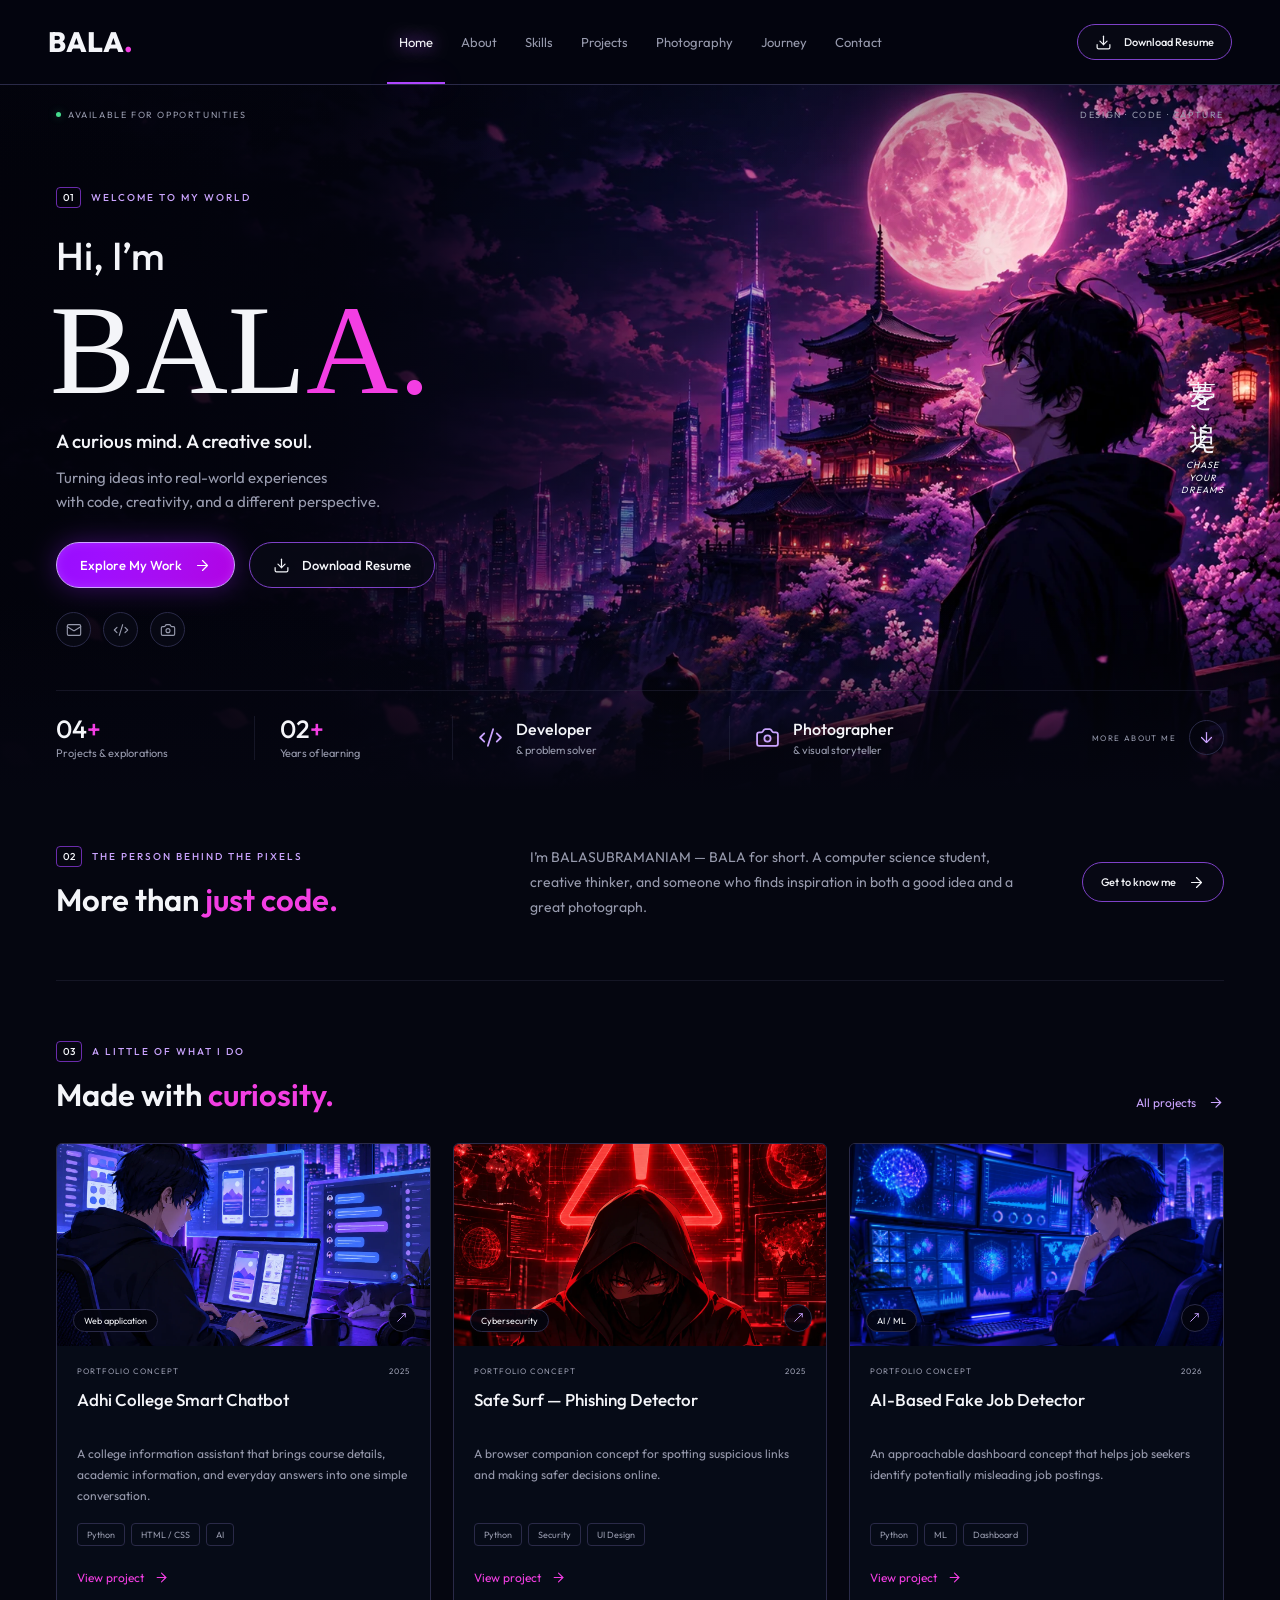
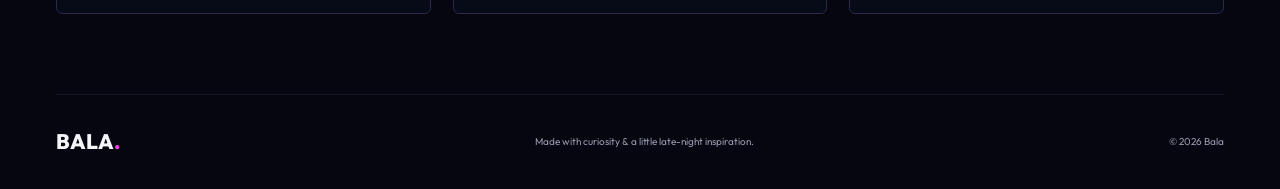
<file: templates/index.html>
<!DOCTYPE html>
<html lang="en"><head><meta charset="utf-8"/><meta content="width=device-width, initial-scale=1" name="viewport"/><link href="https://fonts.googleapis.com/css2?family=Outfit:wght@300;400;500;600;700;800;900&amp;family=Permanent+Marker&amp;family=Caveat:wght@500;600&amp;display=swap" rel="stylesheet"/><link href="/static/styles.css" rel="stylesheet"/><link href="/static/styles.css" rel="stylesheet"/><title>Bala — Design, Code &amp; Photography</title><meta content="Balasubramaniam" name="author"/><meta content="The creative portfolio of Bala. Exploring thoughtful design, meaningful technology, and moments through a lens." name="description"/><meta content="Bala — Design, Code &amp; Photography" property="og:title"/><meta content="The creative portfolio of Bala. Exploring thoughtful design, meaningful technology, and moments through a lens." property="og:description"/><meta content="website" property="og:type"/><meta content="summary_large_image" name="twitter:card"/><link href="https://fonts.googleapis.com" rel="preconnect"/><link crossorigin="anonymous" href="https://fonts.gstatic.com" rel="preconnect"/></head><body><div class="portfolio"><header class="site-header"><div class="header-inner"><a aria-current="page" aria-label="Bala home" class="wordmark active" href="/">BALA<span>.</span></a><nav aria-label="Main navigation" class="desktop-nav"><a aria-current="page" class="nav-link active active" href="/">Home</a><a class="nav-link" href="/about">About</a><a class="nav-link" href="/skills">Skills</a><a class="nav-link" href="/projects">Projects</a><a class="nav-link" href="/photography">Photography</a><a class="nav-link" href="/journey">Journey</a><a class="nav-link" href="/contact">Contact</a></nav><a class="inline-flex items-center justify-center gap-2 whitespace-nowrap rounded-md text-sm font-medium cursor-pointer transition-colors focus-visible:outline-none focus-visible:ring-1 focus-visible:ring-ring disabled:pointer-events-none disabled:opacity-50 disabled:cursor-not-allowed [&amp;_svg]:pointer-events-none [&amp;_svg]:size-4 [&amp;_svg]:shrink-0 portfolio-button neon-outline h-9 px-4 py-2 resume-header" href="/resume"><svg aria-hidden="true" class="lucide lucide-download" fill="none" height="24" stroke="currentColor" stroke-linecap="round" stroke-linejoin="round" stroke-width="1.7" viewbox="0 0 24 24" width="24" xmlns="http://www.w3.org/2000/svg"><path d="M12 15V3"></path><path d="M21 15v4a2 2 0 0 1-2 2H5a2 2 0 0 1-2-2v-4"></path><path d="m7 10 5 5 5-5"></path></svg>Download Resume</a><input aria-label="Open menu" class="source-menu-input" id="mobile-nav" type="checkbox"/><label aria-label="Open menu" class="menu-toggle source-menu-label" for="mobile-nav"><svg aria-hidden="true" class="lucide lucide-menu" fill="none" height="24" stroke="currentColor" stroke-linecap="round" stroke-linejoin="round" stroke-width="1.7" viewbox="0 0 24 24" width="24" xmlns="http://www.w3.org/2000/svg"><path d="M4 5h16"></path><path d="M4 12h16"></path><path d="M4 19h16"></path></svg></label><nav aria-label="Mobile menu" class="mobile-menu"><a aria-current="page" class="nav-link active active" href="/">Home</a><a class="nav-link" href="/about">About</a><a class="nav-link" href="/skills">Skills</a><a class="nav-link" href="/projects">Projects</a><a class="nav-link" href="/photography">Photography</a><a class="nav-link" href="/journey">Journey</a><a class="nav-link" href="/contact">Contact</a></nav></div></header><nav aria-label="Quick navigation" class="mobile-dock"><a aria-current="page" aria-label="Home" class="active active" href="/"><svg aria-hidden="true" class="lucide lucide-house" fill="none" height="24" stroke="currentColor" stroke-linecap="round" stroke-linejoin="round" stroke-width="1.7" viewbox="0 0 24 24" width="24" xmlns="http://www.w3.org/2000/svg"><path d="M15 21v-8a1 1 0 0 0-1-1h-4a1 1 0 0 0-1 1v8"></path><path d="M3 10a2 2 0 0 1 .709-1.528l7-6a2 2 0 0 1 2.582 0l7 6A2 2 0 0 1 21 10v9a2 2 0 0 1-2 2H5a2 2 0 0 1-2-2z"></path></svg><span>Home</span></a><a aria-label="About" class="" href="/about"><svg aria-hidden="true" class="lucide lucide-user-round" fill="none" height="24" stroke="currentColor" stroke-linecap="round" stroke-linejoin="round" stroke-width="1.7" viewbox="0 0 24 24" width="24" xmlns="http://www.w3.org/2000/svg"><circle cx="12" cy="8" r="5"></circle><path d="M20 21a8 8 0 0 0-16 0"></path></svg><span>About</span></a><a aria-label="Skills" class="" href="/skills"><svg aria-hidden="true" class="lucide lucide-code-xml" fill="none" height="24" stroke="currentColor" stroke-linecap="round" stroke-linejoin="round" stroke-width="1.7" viewbox="0 0 24 24" width="24" xmlns="http://www.w3.org/2000/svg"><path d="m18 16 4-4-4-4"></path><path d="m6 8-4 4 4 4"></path><path d="m14.5 4-5 16"></path></svg><span>Skills</span></a><a aria-label="Projects" class="" href="/projects"><svg aria-hidden="true" class="lucide lucide-layers" fill="none" height="24" stroke="currentColor" stroke-linecap="round" stroke-linejoin="round" stroke-width="1.7" viewbox="0 0 24 24" width="24" xmlns="http://www.w3.org/2000/svg"><path d="M12.83 2.18a2 2 0 0 0-1.66 0L2.6 6.08a1 1 0 0 0 0 1.83l8.58 3.91a2 2 0 0 0 1.66 0l8.58-3.9a1 1 0 0 0 0-1.83z"></path><path d="M2 12a1 1 0 0 0 .58.91l8.6 3.91a2 2 0 0 0 1.65 0l8.58-3.9A1 1 0 0 0 22 12"></path><path d="M2 17a1 1 0 0 0 .58.91l8.6 3.91a2 2 0 0 0 1.65 0l8.58-3.9A1 1 0 0 0 22 17"></path></svg><span>Projects</span></a><a aria-label="Photography" class="" href="/photography"><svg aria-hidden="true" class="lucide lucide-camera" fill="none" height="24" stroke="currentColor" stroke-linecap="round" stroke-linejoin="round" stroke-width="1.7" viewbox="0 0 24 24" width="24" xmlns="http://www.w3.org/2000/svg"><path d="M13.997 4a2 2 0 0 1 1.76 1.05l.486.9A2 2 0 0 0 18.003 7H20a2 2 0 0 1 2 2v9a2 2 0 0 1-2 2H4a2 2 0 0 1-2-2V9a2 2 0 0 1 2-2h1.997a2 2 0 0 0 1.759-1.048l.489-.904A2 2 0 0 1 10.004 4z"></path><circle cx="12" cy="13" r="3"></circle></svg><span>Photos</span></a><a aria-label="Contact" class="" href="/contact"><svg aria-hidden="true" class="lucide lucide-mail" fill="none" height="24" stroke="currentColor" stroke-linecap="round" stroke-linejoin="round" stroke-width="1.7" viewbox="0 0 24 24" width="24" xmlns="http://www.w3.org/2000/svg"><path d="m22 7-8.991 5.727a2 2 0 0 1-2.009 0L2 7"></path><rect height="16" rx="2" width="20" x="2" y="4"></rect></svg><span>Contact</span></a></nav><main class="page-enter"><section class="home-hero"><img alt="Anime character overlooking a moonlit Japanese city with cherry blossoms" class="hero-art" src="/static/images/hero.webp"/><div class="hero-shade"></div><div aria-hidden="true" class="petals"><i></i><i></i><i></i><i></i><i></i><i></i><i></i><i></i><i></i></div><div class="hero-inner"><div class="hero-topline"><span><i></i> AVAILABLE FOR OPPORTUNITIES</span><span>DESIGN · CODE · CAPTURE</span></div><div class="hero-copy"><div class="eyebrow"><span>01</span>WELCOME TO MY WORLD</div><p class="hero-greeting">Hi, I’m</p><h1 class="hero-name">BAL<span>A.</span></h1><p class="hero-role">A curious mind. A creative soul.</p><p class="hero-description">Turning ideas into real-world experiences<br class="desktop-break"/> with code, creativity, and a different perspective.</p><div class="hero-actions"><a class="inline-flex items-center justify-center gap-2 whitespace-nowrap rounded-md text-sm font-medium cursor-pointer transition-colors focus-visible:outline-none focus-visible:ring-1 focus-visible:ring-ring disabled:pointer-events-none disabled:opacity-50 disabled:cursor-not-allowed [&amp;_svg]:pointer-events-none [&amp;_svg]:size-4 [&amp;_svg]:shrink-0 portfolio-button neon-button h-9 px-4 py-2" href="/projects">Explore My Work<svg aria-hidden="true" class="lucide lucide-arrow-right" fill="none" height="24" stroke="currentColor" stroke-linecap="round" stroke-linejoin="round" stroke-width="1.7" viewbox="0 0 24 24" width="24" xmlns="http://www.w3.org/2000/svg"><path d="M5 12h14"></path><path d="m12 5 7 7-7 7"></path></svg></a><a class="inline-flex items-center justify-center gap-2 whitespace-nowrap rounded-md text-sm font-medium cursor-pointer transition-colors focus-visible:outline-none focus-visible:ring-1 focus-visible:ring-ring disabled:pointer-events-none disabled:opacity-50 disabled:cursor-not-allowed [&amp;_svg]:pointer-events-none [&amp;_svg]:size-4 [&amp;_svg]:shrink-0 portfolio-button neon-outline h-9 px-4 py-2" href="/resume"><svg aria-hidden="true" class="lucide lucide-download" fill="none" height="24" stroke="currentColor" stroke-linecap="round" stroke-linejoin="round" stroke-width="1.7" viewbox="0 0 24 24" width="24" xmlns="http://www.w3.org/2000/svg"><path d="M12 15V3"></path><path d="M21 15v4a2 2 0 0 1-2 2H5a2 2 0 0 1-2-2v-4"></path><path d="m7 10 5 5 5-5"></path></svg>Download Resume</a></div><div class="social-links"><a aria-label="Contact Bala" class="inline-flex items-center justify-center gap-2 whitespace-nowrap rounded-md text-sm font-medium cursor-pointer transition-colors focus-visible:outline-none focus-visible:ring-1 focus-visible:ring-ring disabled:pointer-events-none disabled:opacity-50 disabled:cursor-not-allowed [&amp;_svg]:pointer-events-none [&amp;_svg]:size-4 [&amp;_svg]:shrink-0 social-button h-9 w-9" href="/contact" title="Contact Bala"><svg aria-hidden="true" class="lucide lucide-mail" fill="none" height="24" stroke="currentColor" stroke-linecap="round" stroke-linejoin="round" stroke-width="1.7" viewbox="0 0 24 24" width="24" xmlns="http://www.w3.org/2000/svg"><path d="m22 7-8.991 5.727a2 2 0 0 1-2.009 0L2 7"></path><rect height="16" rx="2" width="20" x="2" y="4"></rect></svg></a><a aria-label="Discuss a project" class="inline-flex items-center justify-center gap-2 whitespace-nowrap rounded-md text-sm font-medium cursor-pointer transition-colors focus-visible:outline-none focus-visible:ring-1 focus-visible:ring-ring disabled:pointer-events-none disabled:opacity-50 disabled:cursor-not-allowed [&amp;_svg]:pointer-events-none [&amp;_svg]:size-4 [&amp;_svg]:shrink-0 social-button h-9 w-9" href="/contact" title="Discuss a project"><svg aria-hidden="true" class="lucide lucide-code-xml" fill="none" height="24" stroke="currentColor" stroke-linecap="round" stroke-linejoin="round" stroke-width="1.7" viewbox="0 0 24 24" width="24" xmlns="http://www.w3.org/2000/svg"><path d="m18 16 4-4-4-4"></path><path d="m6 8-4 4 4 4"></path><path d="m14.5 4-5 16"></path></svg></a><a aria-label="Photography portfolio" class="inline-flex items-center justify-center gap-2 whitespace-nowrap rounded-md text-sm font-medium cursor-pointer transition-colors focus-visible:outline-none focus-visible:ring-1 focus-visible:ring-ring disabled:pointer-events-none disabled:opacity-50 disabled:cursor-not-allowed [&amp;_svg]:pointer-events-none [&amp;_svg]:size-4 [&amp;_svg]:shrink-0 social-button h-9 w-9" href="/photography" title="Photography portfolio"><svg aria-hidden="true" class="lucide lucide-camera" fill="none" height="24" stroke="currentColor" stroke-linecap="round" stroke-linejoin="round" stroke-width="1.7" viewbox="0 0 24 24" width="24" xmlns="http://www.w3.org/2000/svg"><path d="M13.997 4a2 2 0 0 1 1.76 1.05l.486.9A2 2 0 0 0 18.003 7H20a2 2 0 0 1 2 2v9a2 2 0 0 1-2 2H4a2 2 0 0 1-2-2V9a2 2 0 0 1 2-2h1.997a2 2 0 0 0 1.759-1.048l.489-.904A2 2 0 0 1 10.004 4z"></path><circle cx="12" cy="13" r="3"></circle></svg></a></div></div><div class="hero-side-note"><span>夢を追え</span><small>CHASE<br/>YOUR<br/>DREAMS</small></div><div class="hero-bottom"><div class="hero-stat"><strong>04<span>+</span></strong><span>Projects &amp; explorations</span></div><div class="hero-stat"><strong>02<span>+</span></strong><span>Years of learning</span></div><div class="hero-stat"><svg aria-hidden="true" class="lucide lucide-code-xml" fill="none" height="24" stroke="currentColor" stroke-linecap="round" stroke-linejoin="round" stroke-width="1.7" viewbox="0 0 24 24" width="24" xmlns="http://www.w3.org/2000/svg"><path d="m18 16 4-4-4-4"></path><path d="m6 8-4 4 4 4"></path><path d="m14.5 4-5 16"></path></svg><strong>Developer<span>&amp; problem solver</span></strong></div><div class="hero-stat"><svg aria-hidden="true" class="lucide lucide-camera" fill="none" height="24" stroke="currentColor" stroke-linecap="round" stroke-linejoin="round" stroke-width="1.7" viewbox="0 0 24 24" width="24" xmlns="http://www.w3.org/2000/svg"><path d="M13.997 4a2 2 0 0 1 1.76 1.05l.486.9A2 2 0 0 0 18.003 7H20a2 2 0 0 1 2 2v9a2 2 0 0 1-2 2H4a2 2 0 0 1-2-2V9a2 2 0 0 1 2-2h1.997a2 2 0 0 0 1.759-1.048l.489-.904A2 2 0 0 1 10.004 4z"></path><circle cx="12" cy="13" r="3"></circle></svg><strong>Photographer<span>&amp; visual storyteller</span></strong></div><a class="scroll-link" href="/about"><span>MORE ABOUT ME</span><svg aria-hidden="true" class="lucide lucide-arrow-down" fill="none" height="24" stroke="currentColor" stroke-linecap="round" stroke-linejoin="round" stroke-width="1.7" viewbox="0 0 24 24" width="24" xmlns="http://www.w3.org/2000/svg"><path d="M12 5v14"></path><path d="m19 12-7 7-7-7"></path></svg></a></div></div></section><section class="home-about content-width"><div class="home-about-heading"><div class="eyebrow"><span>02</span>THE PERSON BEHIND THE PIXELS</div><h2>More than <em>just code.</em></h2></div><p>I’m <!-- -->BALASUBRAMANIAM<!-- --> — <!-- -->BALA<!-- --> for short. A computer science student, creative thinker, and someone who finds inspiration in both a good idea and a great photograph.</p><a class="inline-flex items-center justify-center gap-2 whitespace-nowrap rounded-md text-sm font-medium cursor-pointer transition-colors focus-visible:outline-none focus-visible:ring-1 focus-visible:ring-ring disabled:pointer-events-none disabled:opacity-50 disabled:cursor-not-allowed [&amp;_svg]:pointer-events-none [&amp;_svg]:size-4 [&amp;_svg]:shrink-0 portfolio-button neon-outline h-9 px-4 py-2" href="/about">Get to know me<svg aria-hidden="true" class="lucide lucide-arrow-right" fill="none" height="24" stroke="currentColor" stroke-linecap="round" stroke-linejoin="round" stroke-width="1.7" viewbox="0 0 24 24" width="24" xmlns="http://www.w3.org/2000/svg"><path d="M5 12h14"></path><path d="m12 5 7 7-7 7"></path></svg></a></section><section class="home-work content-width"><div class="section-row"><div><div class="eyebrow"><span>03</span>A LITTLE OF WHAT I DO</div><h2>Made with <em>curiosity.</em></h2></div><a class="text-link" href="/projects">All projects<svg aria-hidden="true" class="lucide lucide-arrow-right" fill="none" height="24" stroke="currentColor" stroke-linecap="round" stroke-linejoin="round" stroke-width="1.7" viewbox="0 0 24 24" width="24" xmlns="http://www.w3.org/2000/svg"><path d="M5 12h14"></path><path d="m12 5 7 7-7 7"></path></svg></a></div><div class="project-grid"><article class="project-card"><a aria-label="View Adhi College Smart Chatbot" class="inline-flex items-center justify-center gap-2 whitespace-nowrap rounded-md text-sm font-medium cursor-pointer transition-colors focus-visible:outline-none focus-visible:ring-1 focus-visible:ring-ring disabled:pointer-events-none disabled:opacity-50 disabled:cursor-not-allowed [&amp;_svg]:pointer-events-none [&amp;_svg]:size-4 [&amp;_svg]:shrink-0 image-button h-9 px-4 py-2 project-image-button" href="/project/0"><img alt="Adhi College Smart Chatbot" loading="lazy" src="/static/images/project1.webp"/><span class="project-category">Web application</span><span class="image-arrow"><svg aria-hidden="true" class="lucide lucide-move-up-right" fill="none" height="24" stroke="currentColor" stroke-linecap="round" stroke-linejoin="round" stroke-width="1.7" viewbox="0 0 24 24" width="24" xmlns="http://www.w3.org/2000/svg"><path d="M13 5H19V11"></path><path d="M19 5L5 19"></path></svg></span></a><div class="project-body"><div class="project-meta">Portfolio concept<span>2025</span></div><h2>Adhi College Smart Chatbot</h2><p>A college information assistant that brings course details, academic information, and everyday answers into one simple conversation.</p><div class="project-tags"><span>Python</span><span>HTML / CSS</span><span>AI</span></div><a class="inline-flex items-center justify-center gap-2 whitespace-nowrap rounded-md text-sm font-medium cursor-pointer transition-colors focus-visible:outline-none focus-visible:ring-1 focus-visible:ring-ring disabled:pointer-events-none disabled:opacity-50 disabled:cursor-not-allowed [&amp;_svg]:pointer-events-none [&amp;_svg]:size-4 [&amp;_svg]:shrink-0 text-primary underline-offset-4 hover:underline h-9 px-4 py-2 project-link" href="/project/0">View project<svg aria-hidden="true" class="lucide lucide-arrow-right" fill="none" height="24" stroke="currentColor" stroke-linecap="round" stroke-linejoin="round" stroke-width="1.7" viewbox="0 0 24 24" width="24" xmlns="http://www.w3.org/2000/svg"><path d="M5 12h14"></path><path d="m12 5 7 7-7 7"></path></svg></a></div></article><article class="project-card"><a aria-label="View Safe Surf — Phishing Detector" class="inline-flex items-center justify-center gap-2 whitespace-nowrap rounded-md text-sm font-medium cursor-pointer transition-colors focus-visible:outline-none focus-visible:ring-1 focus-visible:ring-ring disabled:pointer-events-none disabled:opacity-50 disabled:cursor-not-allowed [&amp;_svg]:pointer-events-none [&amp;_svg]:size-4 [&amp;_svg]:shrink-0 image-button h-9 px-4 py-2 project-image-button" href="/project/1"><img alt="Safe Surf — Phishing Detector" loading="lazy" src="/static/images/project2.webp"/><span class="project-category">Cybersecurity</span><span class="image-arrow"><svg aria-hidden="true" class="lucide lucide-move-up-right" fill="none" height="24" stroke="currentColor" stroke-linecap="round" stroke-linejoin="round" stroke-width="1.7" viewbox="0 0 24 24" width="24" xmlns="http://www.w3.org/2000/svg"><path d="M13 5H19V11"></path><path d="M19 5L5 19"></path></svg></span></a><div class="project-body"><div class="project-meta">Portfolio concept<span>2025</span></div><h2>Safe Surf — Phishing Detector</h2><p>A browser companion concept for spotting suspicious links and making safer decisions online.</p><div class="project-tags"><span>Python</span><span>Security</span><span>UI Design</span></div><a class="inline-flex items-center justify-center gap-2 whitespace-nowrap rounded-md text-sm font-medium cursor-pointer transition-colors focus-visible:outline-none focus-visible:ring-1 focus-visible:ring-ring disabled:pointer-events-none disabled:opacity-50 disabled:cursor-not-allowed [&amp;_svg]:pointer-events-none [&amp;_svg]:size-4 [&amp;_svg]:shrink-0 text-primary underline-offset-4 hover:underline h-9 px-4 py-2 project-link" href="/project/1">View project<svg aria-hidden="true" class="lucide lucide-arrow-right" fill="none" height="24" stroke="currentColor" stroke-linecap="round" stroke-linejoin="round" stroke-width="1.7" viewbox="0 0 24 24" width="24" xmlns="http://www.w3.org/2000/svg"><path d="M5 12h14"></path><path d="m12 5 7 7-7 7"></path></svg></a></div></article><article class="project-card"><a aria-label="View AI-Based Fake Job Detector" class="inline-flex items-center justify-center gap-2 whitespace-nowrap rounded-md text-sm font-medium cursor-pointer transition-colors focus-visible:outline-none focus-visible:ring-1 focus-visible:ring-ring disabled:pointer-events-none disabled:opacity-50 disabled:cursor-not-allowed [&amp;_svg]:pointer-events-none [&amp;_svg]:size-4 [&amp;_svg]:shrink-0 image-button h-9 px-4 py-2 project-image-button" href="/project/2"><img alt="AI-Based Fake Job Detector" loading="lazy" src="/static/images/project3.webp"/><span class="project-category">AI / ML</span><span class="image-arrow"><svg aria-hidden="true" class="lucide lucide-move-up-right" fill="none" height="24" stroke="currentColor" stroke-linecap="round" stroke-linejoin="round" stroke-width="1.7" viewbox="0 0 24 24" width="24" xmlns="http://www.w3.org/2000/svg"><path d="M13 5H19V11"></path><path d="M19 5L5 19"></path></svg></span></a><div class="project-body"><div class="project-meta">Portfolio concept<span>2026</span></div><h2>AI-Based Fake Job Detector</h2><p>An approachable dashboard concept that helps job seekers identify potentially misleading job postings.</p><div class="project-tags"><span>Python</span><span>ML</span><span>Dashboard</span></div><a class="inline-flex items-center justify-center gap-2 whitespace-nowrap rounded-md text-sm font-medium cursor-pointer transition-colors focus-visible:outline-none focus-visible:ring-1 focus-visible:ring-ring disabled:pointer-events-none disabled:opacity-50 disabled:cursor-not-allowed [&amp;_svg]:pointer-events-none [&amp;_svg]:size-4 [&amp;_svg]:shrink-0 text-primary underline-offset-4 hover:underline h-9 px-4 py-2 project-link" href="/project/2">View project<svg aria-hidden="true" class="lucide lucide-arrow-right" fill="none" height="24" stroke="currentColor" stroke-linecap="round" stroke-linejoin="round" stroke-width="1.7" viewbox="0 0 24 24" width="24" xmlns="http://www.w3.org/2000/svg"><path d="M5 12h14"></path><path d="m12 5 7 7-7 7"></path></svg></a></div></article></div></section></main><footer class="site-footer content-width"><a aria-current="page" class="wordmark active" href="/">BALA<span>.</span></a><p>Made with curiosity &amp; a little late-night inspiration.</p><span>© 2026 Bala</span></footer></div><!--/$--></body></html>
</file>
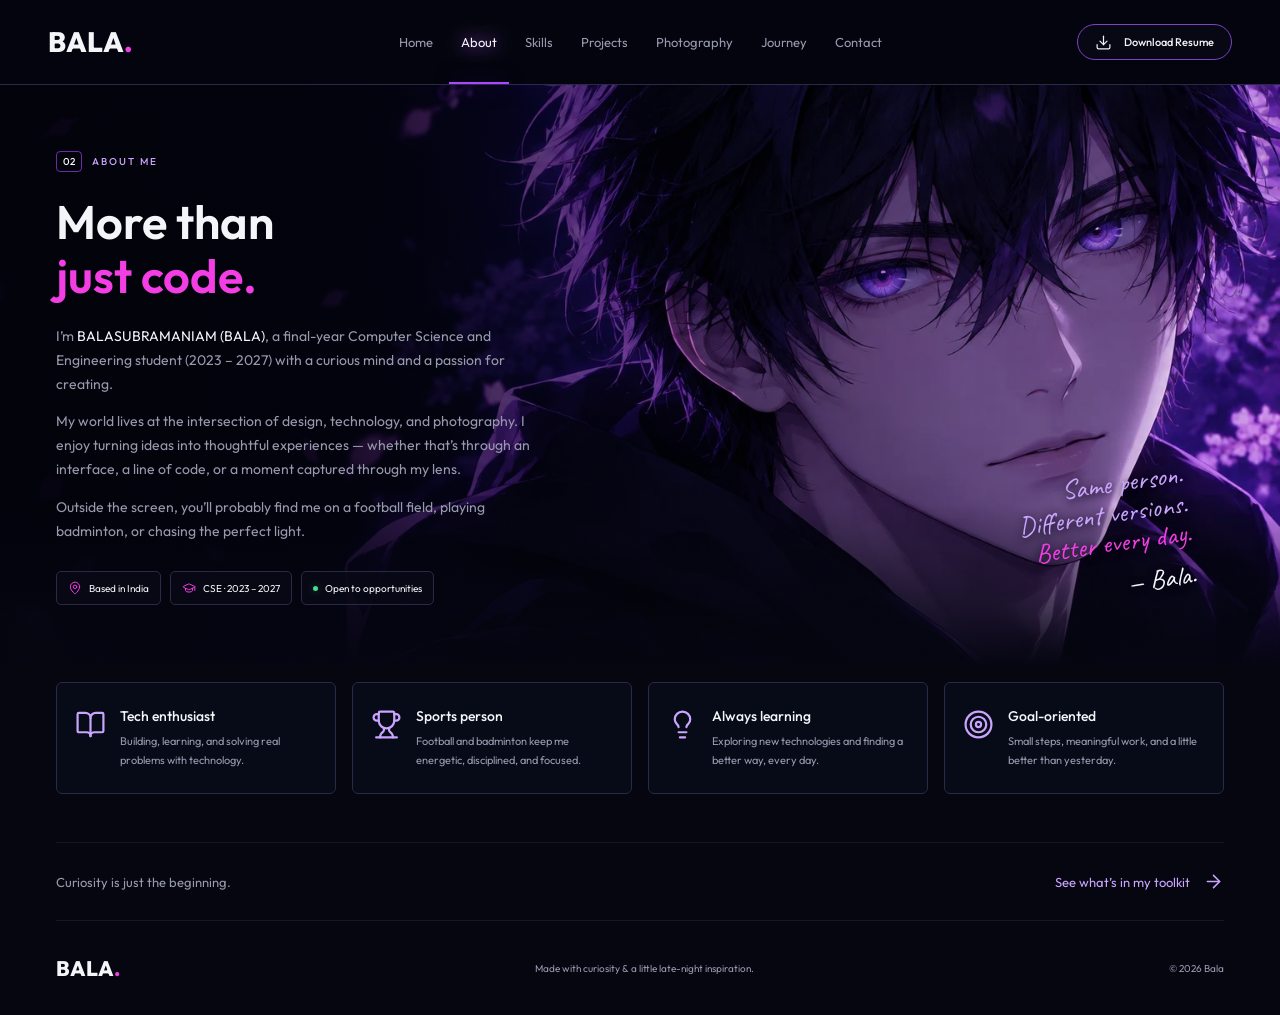
<file: templates/about.html>
<!DOCTYPE html>
<html lang="en"><head><meta charset="utf-8"/><meta content="width=device-width, initial-scale=1" name="viewport"/><link href="https://fonts.googleapis.com/css2?family=Outfit:wght@300;400;500;600;700;800;900&amp;family=Permanent+Marker&amp;family=Caveat:wght@500;600&amp;display=swap" rel="stylesheet"/><link href="/static/styles.css" rel="stylesheet"/><link href="/static/styles.css" rel="stylesheet"/><title>About — Bala</title><meta content="Balasubramaniam" name="author"/><meta content="Explore Bala’s about: a creative journey through design, technology, and photography." name="description"/><meta content="About — Bala" property="og:title"/><meta content="Explore Bala’s about: a creative journey through design, technology, and photography." property="og:description"/><meta content="website" property="og:type"/><meta content="summary_large_image" name="twitter:card"/><link href="https://fonts.googleapis.com" rel="preconnect"/><link crossorigin="anonymous" href="https://fonts.gstatic.com" rel="preconnect"/></head><body><div class="portfolio"><header class="site-header"><div class="header-inner"><a aria-label="Bala home" class="wordmark" href="/">BALA<span>.</span></a><nav aria-label="Main navigation" class="desktop-nav"><a class="nav-link" href="/">Home</a><a aria-current="page" class="nav-link active active" href="/about">About</a><a class="nav-link" href="/skills">Skills</a><a class="nav-link" href="/projects">Projects</a><a class="nav-link" href="/photography">Photography</a><a class="nav-link" href="/journey">Journey</a><a class="nav-link" href="/contact">Contact</a></nav><a class="inline-flex items-center justify-center gap-2 whitespace-nowrap rounded-md text-sm font-medium cursor-pointer transition-colors focus-visible:outline-none focus-visible:ring-1 focus-visible:ring-ring disabled:pointer-events-none disabled:opacity-50 disabled:cursor-not-allowed [&amp;_svg]:pointer-events-none [&amp;_svg]:size-4 [&amp;_svg]:shrink-0 portfolio-button neon-outline h-9 px-4 py-2 resume-header" href="/resume"><svg aria-hidden="true" class="lucide lucide-download" fill="none" height="24" stroke="currentColor" stroke-linecap="round" stroke-linejoin="round" stroke-width="1.7" viewbox="0 0 24 24" width="24" xmlns="http://www.w3.org/2000/svg"><path d="M12 15V3"></path><path d="M21 15v4a2 2 0 0 1-2 2H5a2 2 0 0 1-2-2v-4"></path><path d="m7 10 5 5 5-5"></path></svg>Download Resume</a><input aria-label="Open menu" class="source-menu-input" id="mobile-nav" type="checkbox"/><label aria-label="Open menu" class="menu-toggle source-menu-label" for="mobile-nav"><svg aria-hidden="true" class="lucide lucide-menu" fill="none" height="24" stroke="currentColor" stroke-linecap="round" stroke-linejoin="round" stroke-width="1.7" viewbox="0 0 24 24" width="24" xmlns="http://www.w3.org/2000/svg"><path d="M4 5h16"></path><path d="M4 12h16"></path><path d="M4 19h16"></path></svg></label><nav aria-label="Mobile menu" class="mobile-menu"><a class="nav-link" href="/">Home</a><a aria-current="page" class="nav-link active active" href="/about">About</a><a class="nav-link" href="/skills">Skills</a><a class="nav-link" href="/projects">Projects</a><a class="nav-link" href="/photography">Photography</a><a class="nav-link" href="/journey">Journey</a><a class="nav-link" href="/contact">Contact</a></nav></div></header><nav aria-label="Quick navigation" class="mobile-dock"><a aria-label="Home" class="" href="/"><svg aria-hidden="true" class="lucide lucide-house" fill="none" height="24" stroke="currentColor" stroke-linecap="round" stroke-linejoin="round" stroke-width="1.7" viewbox="0 0 24 24" width="24" xmlns="http://www.w3.org/2000/svg"><path d="M15 21v-8a1 1 0 0 0-1-1h-4a1 1 0 0 0-1 1v8"></path><path d="M3 10a2 2 0 0 1 .709-1.528l7-6a2 2 0 0 1 2.582 0l7 6A2 2 0 0 1 21 10v9a2 2 0 0 1-2 2H5a2 2 0 0 1-2-2z"></path></svg><span>Home</span></a><a aria-current="page" aria-label="About" class="active active" href="/about"><svg aria-hidden="true" class="lucide lucide-user-round" fill="none" height="24" stroke="currentColor" stroke-linecap="round" stroke-linejoin="round" stroke-width="1.7" viewbox="0 0 24 24" width="24" xmlns="http://www.w3.org/2000/svg"><circle cx="12" cy="8" r="5"></circle><path d="M20 21a8 8 0 0 0-16 0"></path></svg><span>About</span></a><a aria-label="Skills" class="" href="/skills"><svg aria-hidden="true" class="lucide lucide-code-xml" fill="none" height="24" stroke="currentColor" stroke-linecap="round" stroke-linejoin="round" stroke-width="1.7" viewbox="0 0 24 24" width="24" xmlns="http://www.w3.org/2000/svg"><path d="m18 16 4-4-4-4"></path><path d="m6 8-4 4 4 4"></path><path d="m14.5 4-5 16"></path></svg><span>Skills</span></a><a aria-label="Projects" class="" href="/projects"><svg aria-hidden="true" class="lucide lucide-layers" fill="none" height="24" stroke="currentColor" stroke-linecap="round" stroke-linejoin="round" stroke-width="1.7" viewbox="0 0 24 24" width="24" xmlns="http://www.w3.org/2000/svg"><path d="M12.83 2.18a2 2 0 0 0-1.66 0L2.6 6.08a1 1 0 0 0 0 1.83l8.58 3.91a2 2 0 0 0 1.66 0l8.58-3.9a1 1 0 0 0 0-1.83z"></path><path d="M2 12a1 1 0 0 0 .58.91l8.6 3.91a2 2 0 0 0 1.65 0l8.58-3.9A1 1 0 0 0 22 12"></path><path d="M2 17a1 1 0 0 0 .58.91l8.6 3.91a2 2 0 0 0 1.65 0l8.58-3.9A1 1 0 0 0 22 17"></path></svg><span>Projects</span></a><a aria-label="Photography" class="" href="/photography"><svg aria-hidden="true" class="lucide lucide-camera" fill="none" height="24" stroke="currentColor" stroke-linecap="round" stroke-linejoin="round" stroke-width="1.7" viewbox="0 0 24 24" width="24" xmlns="http://www.w3.org/2000/svg"><path d="M13.997 4a2 2 0 0 1 1.76 1.05l.486.9A2 2 0 0 0 18.003 7H20a2 2 0 0 1 2 2v9a2 2 0 0 1-2 2H4a2 2 0 0 1-2-2V9a2 2 0 0 1 2-2h1.997a2 2 0 0 0 1.759-1.048l.489-.904A2 2 0 0 1 10.004 4z"></path><circle cx="12" cy="13" r="3"></circle></svg><span>Photos</span></a><a aria-label="Contact" class="" href="/contact"><svg aria-hidden="true" class="lucide lucide-mail" fill="none" height="24" stroke="currentColor" stroke-linecap="round" stroke-linejoin="round" stroke-width="1.7" viewbox="0 0 24 24" width="24" xmlns="http://www.w3.org/2000/svg"><path d="m22 7-8.991 5.727a2 2 0 0 1-2.009 0L2 7"></path><rect height="16" rx="2" width="20" x="2" y="4"></rect></svg><span>Contact</span></a></nav><main class="page-enter"><section class="about-main illustrated-section"><img alt="Violet-lit anime portrait surrounded by cherry blossom petals" class="section-art" src="/static/images/about.webp"/><div class="section-art-shade"></div><div class="content-width about-content"><div class="section-heading"><div class="eyebrow"><span>02</span>ABOUT ME</div><h1>More than<!-- --> <em>just code.</em></h1></div><div class="about-bio"><p>I’m<!-- --> <strong>BALASUBRAMANIAM<!-- --> (<!-- -->BALA<!-- -->)</strong>, a final-year Computer Science and Engineering student (2023 – 2027) with a curious mind and a passion for creating.</p><p>My world lives at the intersection of design, technology, and photography. I enjoy turning ideas into thoughtful experiences — whether that’s through an interface, a line of code, or a moment captured through my lens.</p><p>Outside the screen, you’ll probably find me on a football field, playing badminton, or chasing the perfect light.</p></div><div class="info-tags"><span><svg aria-hidden="true" class="lucide lucide-map-pin" fill="none" height="24" stroke="currentColor" stroke-linecap="round" stroke-linejoin="round" stroke-width="1.7" viewbox="0 0 24 24" width="24" xmlns="http://www.w3.org/2000/svg"><path d="M20 10c0 4.993-5.539 10.193-7.399 11.799a1 1 0 0 1-1.202 0C9.539 20.193 4 14.993 4 10a8 8 0 0 1 16 0"></path><circle cx="12" cy="10" r="3"></circle></svg>Based in India</span><span><svg aria-hidden="true" class="lucide lucide-graduation-cap" fill="none" height="24" stroke="currentColor" stroke-linecap="round" stroke-linejoin="round" stroke-width="1.7" viewbox="0 0 24 24" width="24" xmlns="http://www.w3.org/2000/svg"><path d="M21.42 10.922a1 1 0 0 0-.019-1.838L12.83 5.18a2 2 0 0 0-1.66 0L2.6 9.08a1 1 0 0 0 0 1.832l8.57 3.908a2 2 0 0 0 1.66 0z"></path><path d="M22 10v6"></path><path d="M6 12.5V16a6 3 0 0 0 12 0v-3.5"></path></svg>CSE · 2023 – 2027</span><span><i></i>Open to opportunities</span></div></div><blockquote>Same person.<br/>Different versions.<br/><em>Better every day.</em><cite>— Bala.</cite></blockquote></section><section class="qualities content-width"><article class="quality"><svg aria-hidden="true" class="lucide lucide-book-open" fill="none" height="24" stroke="currentColor" stroke-linecap="round" stroke-linejoin="round" stroke-width="1.7" viewbox="0 0 24 24" width="24" xmlns="http://www.w3.org/2000/svg"><path d="M12 7v14"></path><path d="M3 18a1 1 0 0 1-1-1V4a1 1 0 0 1 1-1h5a4 4 0 0 1 4 4 4 4 0 0 1 4-4h5a1 1 0 0 1 1 1v13a1 1 0 0 1-1 1h-6a3 3 0 0 0-3 3 3 3 0 0 0-3-3z"></path></svg><div><h3>Tech enthusiast</h3><p>Building, learning, and solving real problems with technology.</p></div></article><article class="quality"><svg aria-hidden="true" class="lucide lucide-trophy" fill="none" height="24" stroke="currentColor" stroke-linecap="round" stroke-linejoin="round" stroke-width="1.7" viewbox="0 0 24 24" width="24" xmlns="http://www.w3.org/2000/svg"><path d="M10 14.66v1.626a2 2 0 0 1-.976 1.696A5 5 0 0 0 7 21.978"></path><path d="M14 14.66v1.626a2 2 0 0 0 .976 1.696A5 5 0 0 1 17 21.978"></path><path d="M18 9h1.5a1 1 0 0 0 0-5H18"></path><path d="M4 22h16"></path><path d="M6 9a6 6 0 0 0 12 0V3a1 1 0 0 0-1-1H7a1 1 0 0 0-1 1z"></path><path d="M6 9H4.5a1 1 0 0 1 0-5H6"></path></svg><div><h3>Sports person</h3><p>Football and badminton keep me energetic, disciplined, and focused.</p></div></article><article class="quality"><svg aria-hidden="true" class="lucide lucide-lightbulb" fill="none" height="24" stroke="currentColor" stroke-linecap="round" stroke-linejoin="round" stroke-width="1.7" viewbox="0 0 24 24" width="24" xmlns="http://www.w3.org/2000/svg"><path d="M15 14c.2-1 .7-1.7 1.5-2.5 1-.9 1.5-2.2 1.5-3.5A6 6 0 0 0 6 8c0 1 .2 2.2 1.5 3.5.7.7 1.3 1.5 1.5 2.5"></path><path d="M9 18h6"></path><path d="M10 22h4"></path></svg><div><h3>Always learning</h3><p>Exploring new technologies and finding a better way, every day.</p></div></article><article class="quality"><svg aria-hidden="true" class="lucide lucide-target" fill="none" height="24" stroke="currentColor" stroke-linecap="round" stroke-linejoin="round" stroke-width="1.7" viewbox="0 0 24 24" width="24" xmlns="http://www.w3.org/2000/svg"><circle cx="12" cy="12" r="10"></circle><circle cx="12" cy="12" r="6"></circle><circle cx="12" cy="12" r="2"></circle></svg><div><h3>Goal-oriented</h3><p>Small steps, meaningful work, and a little better than yesterday.</p></div></article></section><section class="page-next content-width"><span>Curiosity is just the beginning.</span><a href="/skills">See what’s in my toolkit<svg aria-hidden="true" class="lucide lucide-arrow-right" fill="none" height="24" stroke="currentColor" stroke-linecap="round" stroke-linejoin="round" stroke-width="1.7" viewbox="0 0 24 24" width="24" xmlns="http://www.w3.org/2000/svg"><path d="M5 12h14"></path><path d="m12 5 7 7-7 7"></path></svg></a></section></main><footer class="site-footer content-width"><a class="wordmark" href="/">BALA<span>.</span></a><p>Made with curiosity &amp; a little late-night inspiration.</p><span>© 2026 Bala</span></footer></div><!--/$--></body></html>
</file>
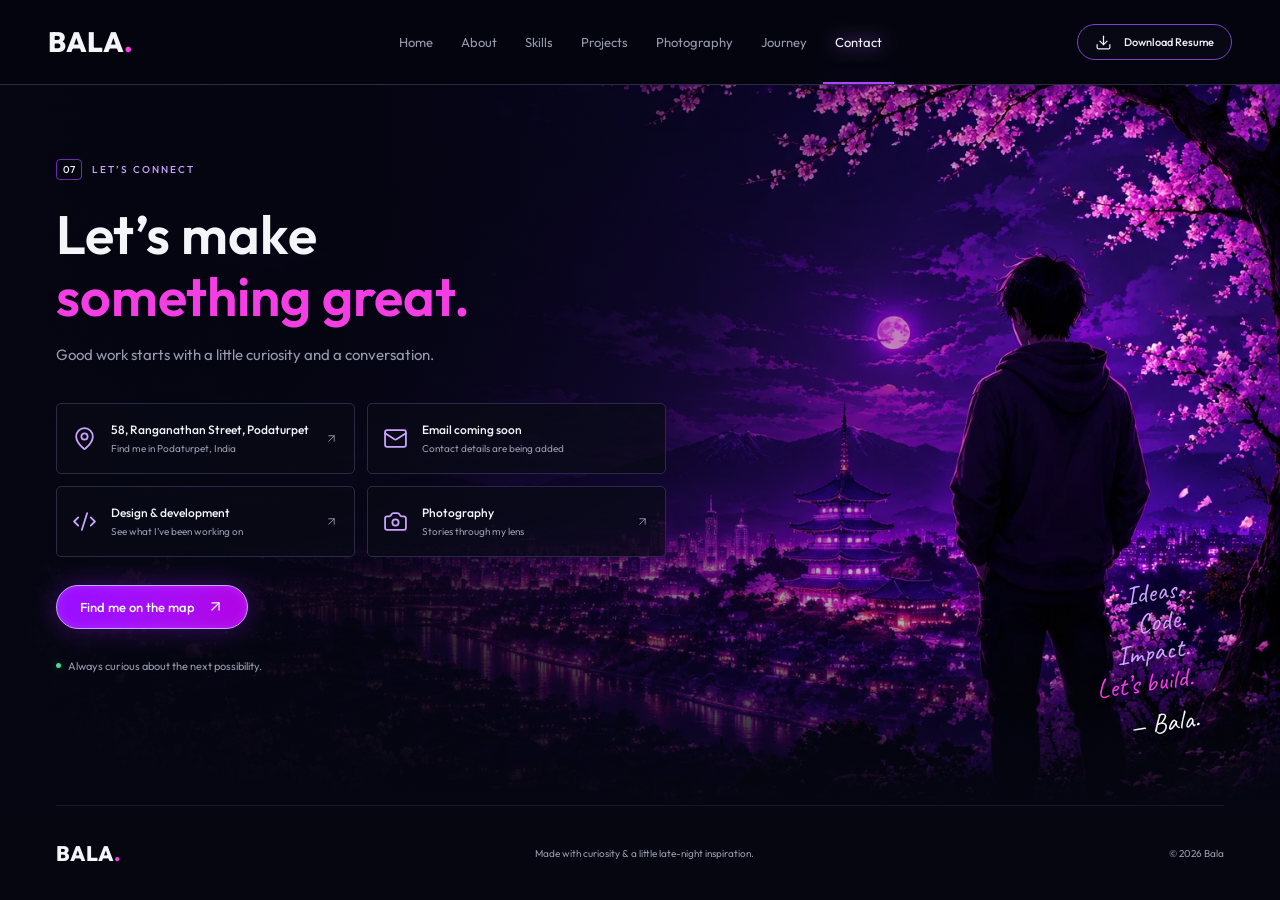
<file: templates/contact.html>
<!DOCTYPE html>
<html lang="en"><head><meta charset="utf-8"/><meta content="width=device-width, initial-scale=1" name="viewport"/><link href="https://fonts.googleapis.com/css2?family=Outfit:wght@300;400;500;600;700;800;900&amp;family=Permanent+Marker&amp;family=Caveat:wght@500;600&amp;display=swap" rel="stylesheet"/><link href="/static/styles.css" rel="stylesheet"/><link href="/static/styles.css" rel="stylesheet"/><title>Contact — Bala</title><meta content="Balasubramaniam" name="author"/><meta content="Explore Bala’s contact: a creative journey through design, technology, and photography." name="description"/><meta content="Contact — Bala" property="og:title"/><meta content="Explore Bala’s contact: a creative journey through design, technology, and photography." property="og:description"/><meta content="website" property="og:type"/><meta content="summary_large_image" name="twitter:card"/><link href="https://fonts.googleapis.com" rel="preconnect"/><link crossorigin="anonymous" href="https://fonts.gstatic.com" rel="preconnect"/></head><body><div class="portfolio"><header class="site-header"><div class="header-inner"><a aria-label="Bala home" class="wordmark" href="/">BALA<span>.</span></a><nav aria-label="Main navigation" class="desktop-nav"><a class="nav-link" href="/">Home</a><a class="nav-link" href="/about">About</a><a class="nav-link" href="/skills">Skills</a><a class="nav-link" href="/projects">Projects</a><a class="nav-link" href="/photography">Photography</a><a class="nav-link" href="/journey">Journey</a><a aria-current="page" class="nav-link active active" href="/contact">Contact</a></nav><a class="inline-flex items-center justify-center gap-2 whitespace-nowrap rounded-md text-sm font-medium cursor-pointer transition-colors focus-visible:outline-none focus-visible:ring-1 focus-visible:ring-ring disabled:pointer-events-none disabled:opacity-50 disabled:cursor-not-allowed [&amp;_svg]:pointer-events-none [&amp;_svg]:size-4 [&amp;_svg]:shrink-0 portfolio-button neon-outline h-9 px-4 py-2 resume-header" href="/resume"><svg aria-hidden="true" class="lucide lucide-download" fill="none" height="24" stroke="currentColor" stroke-linecap="round" stroke-linejoin="round" stroke-width="1.7" viewbox="0 0 24 24" width="24" xmlns="http://www.w3.org/2000/svg"><path d="M12 15V3"></path><path d="M21 15v4a2 2 0 0 1-2 2H5a2 2 0 0 1-2-2v-4"></path><path d="m7 10 5 5 5-5"></path></svg>Download Resume</a><input aria-label="Open menu" class="source-menu-input" id="mobile-nav" type="checkbox"/><label aria-label="Open menu" class="menu-toggle source-menu-label" for="mobile-nav"><svg aria-hidden="true" class="lucide lucide-menu" fill="none" height="24" stroke="currentColor" stroke-linecap="round" stroke-linejoin="round" stroke-width="1.7" viewbox="0 0 24 24" width="24" xmlns="http://www.w3.org/2000/svg"><path d="M4 5h16"></path><path d="M4 12h16"></path><path d="M4 19h16"></path></svg></label><nav aria-label="Mobile menu" class="mobile-menu"><a class="nav-link" href="/">Home</a><a class="nav-link" href="/about">About</a><a class="nav-link" href="/skills">Skills</a><a class="nav-link" href="/projects">Projects</a><a class="nav-link" href="/photography">Photography</a><a class="nav-link" href="/journey">Journey</a><a aria-current="page" class="nav-link active active" href="/contact">Contact</a></nav></div></header><nav aria-label="Quick navigation" class="mobile-dock"><a aria-label="Home" class="" href="/"><svg aria-hidden="true" class="lucide lucide-house" fill="none" height="24" stroke="currentColor" stroke-linecap="round" stroke-linejoin="round" stroke-width="1.7" viewbox="0 0 24 24" width="24" xmlns="http://www.w3.org/2000/svg"><path d="M15 21v-8a1 1 0 0 0-1-1h-4a1 1 0 0 0-1 1v8"></path><path d="M3 10a2 2 0 0 1 .709-1.528l7-6a2 2 0 0 1 2.582 0l7 6A2 2 0 0 1 21 10v9a2 2 0 0 1-2 2H5a2 2 0 0 1-2-2z"></path></svg><span>Home</span></a><a aria-label="About" class="" href="/about"><svg aria-hidden="true" class="lucide lucide-user-round" fill="none" height="24" stroke="currentColor" stroke-linecap="round" stroke-linejoin="round" stroke-width="1.7" viewbox="0 0 24 24" width="24" xmlns="http://www.w3.org/2000/svg"><circle cx="12" cy="8" r="5"></circle><path d="M20 21a8 8 0 0 0-16 0"></path></svg><span>About</span></a><a aria-label="Skills" class="" href="/skills"><svg aria-hidden="true" class="lucide lucide-code-xml" fill="none" height="24" stroke="currentColor" stroke-linecap="round" stroke-linejoin="round" stroke-width="1.7" viewbox="0 0 24 24" width="24" xmlns="http://www.w3.org/2000/svg"><path d="m18 16 4-4-4-4"></path><path d="m6 8-4 4 4 4"></path><path d="m14.5 4-5 16"></path></svg><span>Skills</span></a><a aria-label="Projects" class="" href="/projects"><svg aria-hidden="true" class="lucide lucide-layers" fill="none" height="24" stroke="currentColor" stroke-linecap="round" stroke-linejoin="round" stroke-width="1.7" viewbox="0 0 24 24" width="24" xmlns="http://www.w3.org/2000/svg"><path d="M12.83 2.18a2 2 0 0 0-1.66 0L2.6 6.08a1 1 0 0 0 0 1.83l8.58 3.91a2 2 0 0 0 1.66 0l8.58-3.9a1 1 0 0 0 0-1.83z"></path><path d="M2 12a1 1 0 0 0 .58.91l8.6 3.91a2 2 0 0 0 1.65 0l8.58-3.9A1 1 0 0 0 22 12"></path><path d="M2 17a1 1 0 0 0 .58.91l8.6 3.91a2 2 0 0 0 1.65 0l8.58-3.9A1 1 0 0 0 22 17"></path></svg><span>Projects</span></a><a aria-label="Photography" class="" href="/photography"><svg aria-hidden="true" class="lucide lucide-camera" fill="none" height="24" stroke="currentColor" stroke-linecap="round" stroke-linejoin="round" stroke-width="1.7" viewbox="0 0 24 24" width="24" xmlns="http://www.w3.org/2000/svg"><path d="M13.997 4a2 2 0 0 1 1.76 1.05l.486.9A2 2 0 0 0 18.003 7H20a2 2 0 0 1 2 2v9a2 2 0 0 1-2 2H4a2 2 0 0 1-2-2V9a2 2 0 0 1 2-2h1.997a2 2 0 0 0 1.759-1.048l.489-.904A2 2 0 0 1 10.004 4z"></path><circle cx="12" cy="13" r="3"></circle></svg><span>Photos</span></a><a aria-current="page" aria-label="Contact" class="active active" href="/contact"><svg aria-hidden="true" class="lucide lucide-mail" fill="none" height="24" stroke="currentColor" stroke-linecap="round" stroke-linejoin="round" stroke-width="1.7" viewbox="0 0 24 24" width="24" xmlns="http://www.w3.org/2000/svg"><path d="m22 7-8.991 5.727a2 2 0 0 1-2.009 0L2 7"></path><rect height="16" rx="2" width="20" x="2" y="4"></rect></svg><span>Contact</span></a></nav><main class="page-enter"><section class="contact-page illustrated-section"><img alt="Anime figure overlooking a vibrant violet city at night" class="section-art" src="/static/images/contact.webp"/><div class="section-art-shade"></div><div class="content-width contact-content"><div class="section-heading"><div class="eyebrow"><span>07</span>LET’S CONNECT</div><h1>Let’s make<!-- --> <em>something great.</em></h1><p>Good work starts with a little curiosity and a conversation.</p></div><div class="contact-options"><a class="contact-option" href="https://www.google.com/maps/search/?api=1&amp;query=58%2C%20Ranganathan%20Street%2C%20Podaturpet" rel="noreferrer" target="_blank"><svg aria-hidden="true" class="lucide lucide-map-pin" fill="none" height="24" stroke="currentColor" stroke-linecap="round" stroke-linejoin="round" stroke-width="1.7" viewbox="0 0 24 24" width="24" xmlns="http://www.w3.org/2000/svg"><path d="M20 10c0 4.993-5.539 10.193-7.399 11.799a1 1 0 0 1-1.202 0C9.539 20.193 4 14.993 4 10a8 8 0 0 1 16 0"></path><circle cx="12" cy="10" r="3"></circle></svg><span><strong>58, Ranganathan Street, Podaturpet</strong><small>Find me in Podaturpet, India</small></span><svg aria-hidden="true" class="lucide lucide-arrow-up-right" fill="none" height="24" stroke="currentColor" stroke-linecap="round" stroke-linejoin="round" stroke-width="1.7" viewbox="0 0 24 24" width="24" xmlns="http://www.w3.org/2000/svg"><path d="M7 7h10v10"></path><path d="M7 17 17 7"></path></svg></a><div class="contact-option"><svg aria-hidden="true" class="lucide lucide-mail" fill="none" height="24" stroke="currentColor" stroke-linecap="round" stroke-linejoin="round" stroke-width="1.7" viewbox="0 0 24 24" width="24" xmlns="http://www.w3.org/2000/svg"><path d="m22 7-8.991 5.727a2 2 0 0 1-2.009 0L2 7"></path><rect height="16" rx="2" width="20" x="2" y="4"></rect></svg><span><strong>Email coming soon</strong><small>Contact details are being added</small></span></div><a class="contact-option" href="/projects"><svg aria-hidden="true" class="lucide lucide-code-xml" fill="none" height="24" stroke="currentColor" stroke-linecap="round" stroke-linejoin="round" stroke-width="1.7" viewbox="0 0 24 24" width="24" xmlns="http://www.w3.org/2000/svg"><path d="m18 16 4-4-4-4"></path><path d="m6 8-4 4 4 4"></path><path d="m14.5 4-5 16"></path></svg><span><strong>Design &amp; development</strong><small>See what I’ve been working on</small></span><svg aria-hidden="true" class="lucide lucide-arrow-up-right" fill="none" height="24" stroke="currentColor" stroke-linecap="round" stroke-linejoin="round" stroke-width="1.7" viewbox="0 0 24 24" width="24" xmlns="http://www.w3.org/2000/svg"><path d="M7 7h10v10"></path><path d="M7 17 17 7"></path></svg></a><a class="contact-option" href="/photography"><svg aria-hidden="true" class="lucide lucide-camera" fill="none" height="24" stroke="currentColor" stroke-linecap="round" stroke-linejoin="round" stroke-width="1.7" viewbox="0 0 24 24" width="24" xmlns="http://www.w3.org/2000/svg"><path d="M13.997 4a2 2 0 0 1 1.76 1.05l.486.9A2 2 0 0 0 18.003 7H20a2 2 0 0 1 2 2v9a2 2 0 0 1-2 2H4a2 2 0 0 1-2-2V9a2 2 0 0 1 2-2h1.997a2 2 0 0 0 1.759-1.048l.489-.904A2 2 0 0 1 10.004 4z"></path><circle cx="12" cy="13" r="3"></circle></svg><span><strong>Photography</strong><small>Stories through my lens</small></span><svg aria-hidden="true" class="lucide lucide-arrow-up-right" fill="none" height="24" stroke="currentColor" stroke-linecap="round" stroke-linejoin="round" stroke-width="1.7" viewbox="0 0 24 24" width="24" xmlns="http://www.w3.org/2000/svg"><path d="M7 7h10v10"></path><path d="M7 17 17 7"></path></svg></a></div><div class="contact-actions"><a class="inline-flex items-center justify-center gap-2 whitespace-nowrap rounded-md text-sm font-medium cursor-pointer transition-colors focus-visible:outline-none focus-visible:ring-1 focus-visible:ring-ring disabled:pointer-events-none disabled:opacity-50 disabled:cursor-not-allowed [&amp;_svg]:pointer-events-none [&amp;_svg]:size-4 [&amp;_svg]:shrink-0 portfolio-button neon-button h-9 px-4 py-2" href="https://www.google.com/maps/search/?api=1&amp;query=58%2C%20Ranganathan%20Street%2C%20Podaturpet" rel="noreferrer" target="_blank">Find me on the map<svg aria-hidden="true" class="lucide lucide-arrow-up-right" fill="none" height="24" stroke="currentColor" stroke-linecap="round" stroke-linejoin="round" stroke-width="1.7" viewbox="0 0 24 24" width="24" xmlns="http://www.w3.org/2000/svg"><path d="M7 7h10v10"></path><path d="M7 17 17 7"></path></svg></a></div><div class="contact-availability"><i></i>Always curious about the next possibility.</div></div><blockquote>Ideas.<br/>Code.<br/>Impact.<br/><em>Let’s build.</em><cite>— Bala.</cite></blockquote></section></main><footer class="site-footer content-width"><a class="wordmark" href="/">BALA<span>.</span></a><p>Made with curiosity &amp; a little late-night inspiration.</p><span>© 2026 Bala</span></footer></div><!--/$--></body></html>
</file>
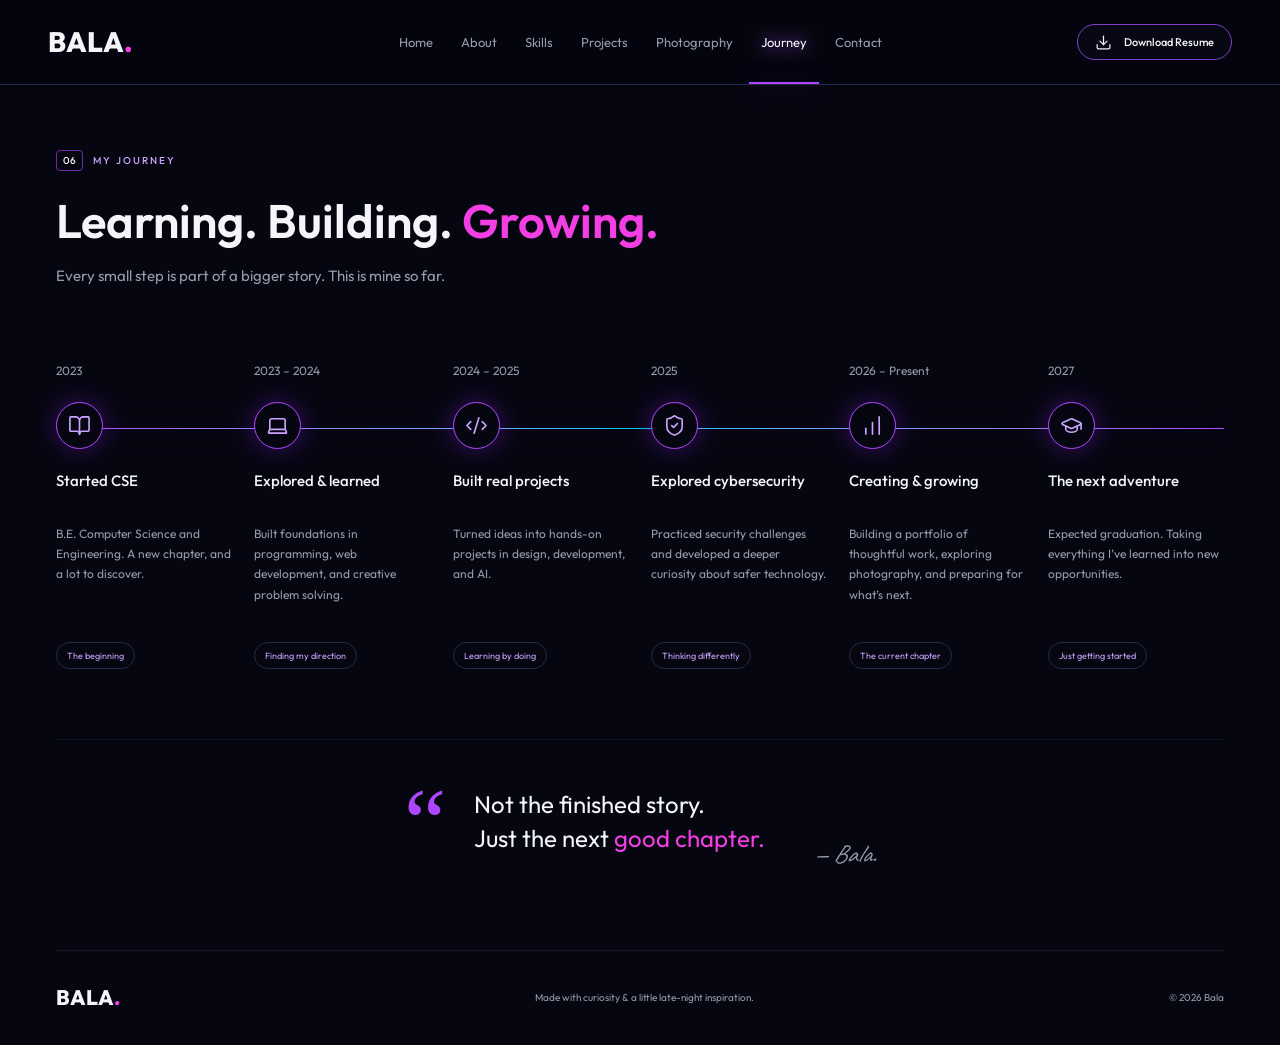
<file: templates/journey.html>
<!DOCTYPE html>
<html lang="en"><head><meta charset="utf-8"/><meta content="width=device-width, initial-scale=1" name="viewport"/><link href="https://fonts.googleapis.com/css2?family=Outfit:wght@300;400;500;600;700;800;900&amp;family=Permanent+Marker&amp;family=Caveat:wght@500;600&amp;display=swap" rel="stylesheet"/><link href="/static/styles.css" rel="stylesheet"/><link href="/static/styles.css" rel="stylesheet"/><title>Journey — Bala</title><meta content="Balasubramaniam" name="author"/><meta content="Explore Bala’s journey: a creative journey through design, technology, and photography." name="description"/><meta content="Journey — Bala" property="og:title"/><meta content="Explore Bala’s journey: a creative journey through design, technology, and photography." property="og:description"/><meta content="website" property="og:type"/><meta content="summary_large_image" name="twitter:card"/><link href="https://fonts.googleapis.com" rel="preconnect"/><link crossorigin="anonymous" href="https://fonts.gstatic.com" rel="preconnect"/></head><body><div class="portfolio"><header class="site-header"><div class="header-inner"><a aria-label="Bala home" class="wordmark" href="/">BALA<span>.</span></a><nav aria-label="Main navigation" class="desktop-nav"><a class="nav-link" href="/">Home</a><a class="nav-link" href="/about">About</a><a class="nav-link" href="/skills">Skills</a><a class="nav-link" href="/projects">Projects</a><a class="nav-link" href="/photography">Photography</a><a aria-current="page" class="nav-link active active" href="/journey">Journey</a><a class="nav-link" href="/contact">Contact</a></nav><a class="inline-flex items-center justify-center gap-2 whitespace-nowrap rounded-md text-sm font-medium cursor-pointer transition-colors focus-visible:outline-none focus-visible:ring-1 focus-visible:ring-ring disabled:pointer-events-none disabled:opacity-50 disabled:cursor-not-allowed [&amp;_svg]:pointer-events-none [&amp;_svg]:size-4 [&amp;_svg]:shrink-0 portfolio-button neon-outline h-9 px-4 py-2 resume-header" href="/resume"><svg aria-hidden="true" class="lucide lucide-download" fill="none" height="24" stroke="currentColor" stroke-linecap="round" stroke-linejoin="round" stroke-width="1.7" viewbox="0 0 24 24" width="24" xmlns="http://www.w3.org/2000/svg"><path d="M12 15V3"></path><path d="M21 15v4a2 2 0 0 1-2 2H5a2 2 0 0 1-2-2v-4"></path><path d="m7 10 5 5 5-5"></path></svg>Download Resume</a><input aria-label="Open menu" class="source-menu-input" id="mobile-nav" type="checkbox"/><label aria-label="Open menu" class="menu-toggle source-menu-label" for="mobile-nav"><svg aria-hidden="true" class="lucide lucide-menu" fill="none" height="24" stroke="currentColor" stroke-linecap="round" stroke-linejoin="round" stroke-width="1.7" viewbox="0 0 24 24" width="24" xmlns="http://www.w3.org/2000/svg"><path d="M4 5h16"></path><path d="M4 12h16"></path><path d="M4 19h16"></path></svg></label><nav aria-label="Mobile menu" class="mobile-menu"><a class="nav-link" href="/">Home</a><a class="nav-link" href="/about">About</a><a class="nav-link" href="/skills">Skills</a><a class="nav-link" href="/projects">Projects</a><a class="nav-link" href="/photography">Photography</a><a aria-current="page" class="nav-link active active" href="/journey">Journey</a><a class="nav-link" href="/contact">Contact</a></nav></div></header><nav aria-label="Quick navigation" class="mobile-dock"><a aria-label="Home" class="" href="/"><svg aria-hidden="true" class="lucide lucide-house" fill="none" height="24" stroke="currentColor" stroke-linecap="round" stroke-linejoin="round" stroke-width="1.7" viewbox="0 0 24 24" width="24" xmlns="http://www.w3.org/2000/svg"><path d="M15 21v-8a1 1 0 0 0-1-1h-4a1 1 0 0 0-1 1v8"></path><path d="M3 10a2 2 0 0 1 .709-1.528l7-6a2 2 0 0 1 2.582 0l7 6A2 2 0 0 1 21 10v9a2 2 0 0 1-2 2H5a2 2 0 0 1-2-2z"></path></svg><span>Home</span></a><a aria-label="About" class="" href="/about"><svg aria-hidden="true" class="lucide lucide-user-round" fill="none" height="24" stroke="currentColor" stroke-linecap="round" stroke-linejoin="round" stroke-width="1.7" viewbox="0 0 24 24" width="24" xmlns="http://www.w3.org/2000/svg"><circle cx="12" cy="8" r="5"></circle><path d="M20 21a8 8 0 0 0-16 0"></path></svg><span>About</span></a><a aria-label="Skills" class="" href="/skills"><svg aria-hidden="true" class="lucide lucide-code-xml" fill="none" height="24" stroke="currentColor" stroke-linecap="round" stroke-linejoin="round" stroke-width="1.7" viewbox="0 0 24 24" width="24" xmlns="http://www.w3.org/2000/svg"><path d="m18 16 4-4-4-4"></path><path d="m6 8-4 4 4 4"></path><path d="m14.5 4-5 16"></path></svg><span>Skills</span></a><a aria-label="Projects" class="" href="/projects"><svg aria-hidden="true" class="lucide lucide-layers" fill="none" height="24" stroke="currentColor" stroke-linecap="round" stroke-linejoin="round" stroke-width="1.7" viewbox="0 0 24 24" width="24" xmlns="http://www.w3.org/2000/svg"><path d="M12.83 2.18a2 2 0 0 0-1.66 0L2.6 6.08a1 1 0 0 0 0 1.83l8.58 3.91a2 2 0 0 0 1.66 0l8.58-3.9a1 1 0 0 0 0-1.83z"></path><path d="M2 12a1 1 0 0 0 .58.91l8.6 3.91a2 2 0 0 0 1.65 0l8.58-3.9A1 1 0 0 0 22 12"></path><path d="M2 17a1 1 0 0 0 .58.91l8.6 3.91a2 2 0 0 0 1.65 0l8.58-3.9A1 1 0 0 0 22 17"></path></svg><span>Projects</span></a><a aria-label="Photography" class="" href="/photography"><svg aria-hidden="true" class="lucide lucide-camera" fill="none" height="24" stroke="currentColor" stroke-linecap="round" stroke-linejoin="round" stroke-width="1.7" viewbox="0 0 24 24" width="24" xmlns="http://www.w3.org/2000/svg"><path d="M13.997 4a2 2 0 0 1 1.76 1.05l.486.9A2 2 0 0 0 18.003 7H20a2 2 0 0 1 2 2v9a2 2 0 0 1-2 2H4a2 2 0 0 1-2-2V9a2 2 0 0 1 2-2h1.997a2 2 0 0 0 1.759-1.048l.489-.904A2 2 0 0 1 10.004 4z"></path><circle cx="12" cy="13" r="3"></circle></svg><span>Photos</span></a><a aria-label="Contact" class="" href="/contact"><svg aria-hidden="true" class="lucide lucide-mail" fill="none" height="24" stroke="currentColor" stroke-linecap="round" stroke-linejoin="round" stroke-width="1.7" viewbox="0 0 24 24" width="24" xmlns="http://www.w3.org/2000/svg"><path d="m22 7-8.991 5.727a2 2 0 0 1-2.009 0L2 7"></path><rect height="16" rx="2" width="20" x="2" y="4"></rect></svg><span>Contact</span></a></nav><main class="page-enter"><section class="journey-page content-width"><div class="section-heading"><div class="eyebrow"><span>06</span>MY JOURNEY</div><h1>Learning. Building.<!-- --> <em>Growing.</em></h1><p>Every small step is part of a bigger story. This is mine so far.</p></div><div class="timeline"><article class="milestone"><span class="milestone-year">2023</span><div class="timeline-icon"><svg aria-hidden="true" class="lucide lucide-book-open" fill="none" height="24" stroke="currentColor" stroke-linecap="round" stroke-linejoin="round" stroke-width="1.7" viewbox="0 0 24 24" width="24" xmlns="http://www.w3.org/2000/svg"><path d="M12 7v14"></path><path d="M3 18a1 1 0 0 1-1-1V4a1 1 0 0 1 1-1h5a4 4 0 0 1 4 4 4 4 0 0 1 4-4h5a1 1 0 0 1 1 1v13a1 1 0 0 1-1 1h-6a3 3 0 0 0-3 3 3 3 0 0 0-3-3z"></path></svg></div><h2>Started CSE</h2><p>B.E. Computer Science and Engineering. A new chapter, and a lot to discover.</p><span class="milestone-tag">The beginning</span></article><article class="milestone"><span class="milestone-year">2023 – 2024</span><div class="timeline-icon"><svg aria-hidden="true" class="lucide lucide-laptop" fill="none" height="24" stroke="currentColor" stroke-linecap="round" stroke-linejoin="round" stroke-width="1.7" viewbox="0 0 24 24" width="24" xmlns="http://www.w3.org/2000/svg"><path d="M18 5a2 2 0 0 1 2 2v8.526a2 2 0 0 0 .212.897l1.068 2.127a1 1 0 0 1-.9 1.45H3.62a1 1 0 0 1-.9-1.45l1.068-2.127A2 2 0 0 0 4 15.526V7a2 2 0 0 1 2-2z"></path><path d="M20.054 15.987H3.946"></path></svg></div><h2>Explored &amp; learned</h2><p>Built foundations in programming, web development, and creative problem solving.</p><span class="milestone-tag">Finding my direction</span></article><article class="milestone"><span class="milestone-year">2024 – 2025</span><div class="timeline-icon"><svg aria-hidden="true" class="lucide lucide-code-xml" fill="none" height="24" stroke="currentColor" stroke-linecap="round" stroke-linejoin="round" stroke-width="1.7" viewbox="0 0 24 24" width="24" xmlns="http://www.w3.org/2000/svg"><path d="m18 16 4-4-4-4"></path><path d="m6 8-4 4 4 4"></path><path d="m14.5 4-5 16"></path></svg></div><h2>Built real projects</h2><p>Turned ideas into hands-on projects in design, development, and AI.</p><span class="milestone-tag">Learning by doing</span></article><article class="milestone"><span class="milestone-year">2025</span><div class="timeline-icon"><svg aria-hidden="true" class="lucide lucide-shield-check" fill="none" height="24" stroke="currentColor" stroke-linecap="round" stroke-linejoin="round" stroke-width="1.7" viewbox="0 0 24 24" width="24" xmlns="http://www.w3.org/2000/svg"><path d="M20 13c0 5-3.5 7.5-7.66 8.95a1 1 0 0 1-.67-.01C7.5 20.5 4 18 4 13V6a1 1 0 0 1 1-1c2 0 4.5-1.2 6.24-2.72a1.17 1.17 0 0 1 1.52 0C14.51 3.81 17 5 19 5a1 1 0 0 1 1 1z"></path><path d="m9 12 2 2 4-4"></path></svg></div><h2>Explored cybersecurity</h2><p>Practiced security challenges and developed a deeper curiosity about safer technology.</p><span class="milestone-tag">Thinking differently</span></article><article class="milestone"><span class="milestone-year">2026 – Present</span><div class="timeline-icon"><svg aria-hidden="true" class="lucide lucide-chart-no-axes-column-increasing" fill="none" height="24" stroke="currentColor" stroke-linecap="round" stroke-linejoin="round" stroke-width="1.7" viewbox="0 0 24 24" width="24" xmlns="http://www.w3.org/2000/svg"><path d="M5 21v-6"></path><path d="M12 21V9"></path><path d="M19 21V3"></path></svg></div><h2>Creating &amp; growing</h2><p>Building a portfolio of thoughtful work, exploring photography, and preparing for what’s next.</p><span class="milestone-tag">The current chapter</span></article><article class="milestone"><span class="milestone-year">2027</span><div class="timeline-icon"><svg aria-hidden="true" class="lucide lucide-graduation-cap" fill="none" height="24" stroke="currentColor" stroke-linecap="round" stroke-linejoin="round" stroke-width="1.7" viewbox="0 0 24 24" width="24" xmlns="http://www.w3.org/2000/svg"><path d="M21.42 10.922a1 1 0 0 0-.019-1.838L12.83 5.18a2 2 0 0 0-1.66 0L2.6 9.08a1 1 0 0 0 0 1.832l8.57 3.908a2 2 0 0 0 1.66 0z"></path><path d="M22 10v6"></path><path d="M6 12.5V16a6 3 0 0 0 12 0v-3.5"></path></svg></div><h2>The next adventure</h2><p>Expected graduation. Taking everything I’ve learned into new opportunities.</p><span class="milestone-tag">Just getting started</span></article></div><div class="journey-quote"><span>“</span><p>Not the finished story.<br/>Just the next <em>good chapter.</em></p><cite>— Bala.</cite></div></section></main><footer class="site-footer content-width"><a class="wordmark" href="/">BALA<span>.</span></a><p>Made with curiosity &amp; a little late-night inspiration.</p><span>© 2026 Bala</span></footer></div><!--/$--></body></html>
</file>
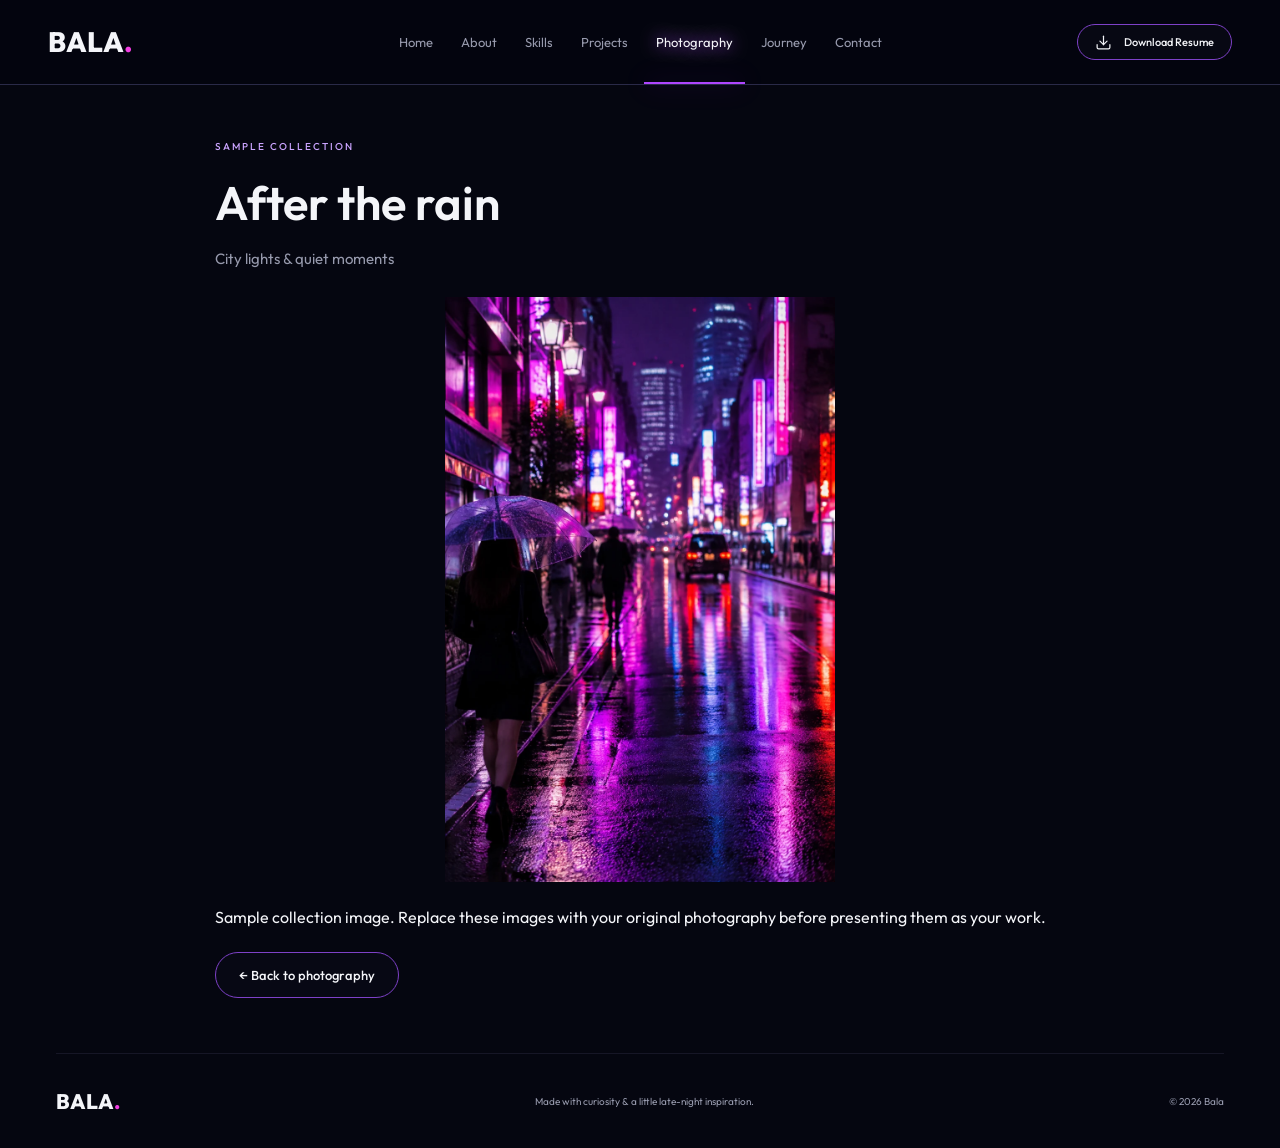
<file: templates/photo-0.html>
<!DOCTYPE html>
<html lang="en"><head><meta charset="utf-8"/><meta content="width=device-width, initial-scale=1" name="viewport"/><link href="https://fonts.googleapis.com/css2?family=Outfit:wght@300;400;500;600;700;800;900&amp;family=Permanent+Marker&amp;family=Caveat:wght@500;600&amp;display=swap" rel="stylesheet"/><link href="/static/styles.css" rel="stylesheet"/><link href="/static/styles.css" rel="stylesheet"/><title>After the rain — Bala</title><meta content="Balasubramaniam" name="author"/><meta content="City lights &amp; quiet moments" name="description"/><meta content="After the rain — Bala" property="og:title"/><meta content="City lights &amp; quiet moments" property="og:description"/><meta content="website" property="og:type"/><meta content="summary_large_image" name="twitter:card"/><link href="https://fonts.googleapis.com" rel="preconnect"/><link crossorigin="anonymous" href="https://fonts.gstatic.com" rel="preconnect"/></head><body><div class="portfolio"><header class="site-header"><div class="header-inner"><a aria-label="Bala home" class="wordmark" href="/">BALA<span>.</span></a><nav aria-label="Main navigation" class="desktop-nav"><a class="nav-link" href="/">Home</a><a class="nav-link" href="/about">About</a><a class="nav-link" href="/skills">Skills</a><a class="nav-link" href="/projects">Projects</a><a aria-current="page" class="nav-link active active" href="/photography">Photography</a><a class="nav-link" href="/journey">Journey</a><a class="nav-link" href="/contact">Contact</a></nav><a class="inline-flex items-center justify-center gap-2 whitespace-nowrap rounded-md text-sm font-medium cursor-pointer transition-colors focus-visible:outline-none focus-visible:ring-1 focus-visible:ring-ring disabled:pointer-events-none disabled:opacity-50 disabled:cursor-not-allowed [&amp;_svg]:pointer-events-none [&amp;_svg]:size-4 [&amp;_svg]:shrink-0 portfolio-button neon-outline h-9 px-4 py-2 resume-header" href="/resume"><svg aria-hidden="true" class="lucide lucide-download" fill="none" height="24" stroke="currentColor" stroke-linecap="round" stroke-linejoin="round" stroke-width="1.7" viewbox="0 0 24 24" width="24" xmlns="http://www.w3.org/2000/svg"><path d="M12 15V3"></path><path d="M21 15v4a2 2 0 0 1-2 2H5a2 2 0 0 1-2-2v-4"></path><path d="m7 10 5 5 5-5"></path></svg>Download Resume</a><input aria-label="Open menu" class="source-menu-input" id="mobile-nav" type="checkbox"/><label aria-label="Open menu" class="menu-toggle source-menu-label" for="mobile-nav"><svg aria-hidden="true" class="lucide lucide-menu" fill="none" height="24" stroke="currentColor" stroke-linecap="round" stroke-linejoin="round" stroke-width="1.7" viewbox="0 0 24 24" width="24" xmlns="http://www.w3.org/2000/svg"><path d="M4 5h16"></path><path d="M4 12h16"></path><path d="M4 19h16"></path></svg></label><nav aria-label="Mobile menu" class="mobile-menu"><a class="nav-link" href="/">Home</a><a class="nav-link" href="/about">About</a><a class="nav-link" href="/skills">Skills</a><a class="nav-link" href="/projects">Projects</a><a aria-current="page" class="nav-link active active" href="/photography">Photography</a><a class="nav-link" href="/journey">Journey</a><a class="nav-link" href="/contact">Contact</a></nav></div></header><nav aria-label="Quick navigation" class="mobile-dock"><a aria-label="Home" class="" href="/"><svg aria-hidden="true" class="lucide lucide-house" fill="none" height="24" stroke="currentColor" stroke-linecap="round" stroke-linejoin="round" stroke-width="1.7" viewbox="0 0 24 24" width="24" xmlns="http://www.w3.org/2000/svg"><path d="M15 21v-8a1 1 0 0 0-1-1h-4a1 1 0 0 0-1 1v8"></path><path d="M3 10a2 2 0 0 1 .709-1.528l7-6a2 2 0 0 1 2.582 0l7 6A2 2 0 0 1 21 10v9a2 2 0 0 1-2 2H5a2 2 0 0 1-2-2z"></path></svg><span>Home</span></a><a aria-label="About" class="" href="/about"><svg aria-hidden="true" class="lucide lucide-user-round" fill="none" height="24" stroke="currentColor" stroke-linecap="round" stroke-linejoin="round" stroke-width="1.7" viewbox="0 0 24 24" width="24" xmlns="http://www.w3.org/2000/svg"><circle cx="12" cy="8" r="5"></circle><path d="M20 21a8 8 0 0 0-16 0"></path></svg><span>About</span></a><a aria-label="Skills" class="" href="/skills"><svg aria-hidden="true" class="lucide lucide-code-xml" fill="none" height="24" stroke="currentColor" stroke-linecap="round" stroke-linejoin="round" stroke-width="1.7" viewbox="0 0 24 24" width="24" xmlns="http://www.w3.org/2000/svg"><path d="m18 16 4-4-4-4"></path><path d="m6 8-4 4 4 4"></path><path d="m14.5 4-5 16"></path></svg><span>Skills</span></a><a aria-label="Projects" class="" href="/projects"><svg aria-hidden="true" class="lucide lucide-layers" fill="none" height="24" stroke="currentColor" stroke-linecap="round" stroke-linejoin="round" stroke-width="1.7" viewbox="0 0 24 24" width="24" xmlns="http://www.w3.org/2000/svg"><path d="M12.83 2.18a2 2 0 0 0-1.66 0L2.6 6.08a1 1 0 0 0 0 1.83l8.58 3.91a2 2 0 0 0 1.66 0l8.58-3.9a1 1 0 0 0 0-1.83z"></path><path d="M2 12a1 1 0 0 0 .58.91l8.6 3.91a2 2 0 0 0 1.65 0l8.58-3.9A1 1 0 0 0 22 12"></path><path d="M2 17a1 1 0 0 0 .58.91l8.6 3.91a2 2 0 0 0 1.65 0l8.58-3.9A1 1 0 0 0 22 17"></path></svg><span>Projects</span></a><a aria-current="page" aria-label="Photography" class="active active" href="/photography"><svg aria-hidden="true" class="lucide lucide-camera" fill="none" height="24" stroke="currentColor" stroke-linecap="round" stroke-linejoin="round" stroke-width="1.7" viewbox="0 0 24 24" width="24" xmlns="http://www.w3.org/2000/svg"><path d="M13.997 4a2 2 0 0 1 1.76 1.05l.486.9A2 2 0 0 0 18.003 7H20a2 2 0 0 1 2 2v9a2 2 0 0 1-2 2H4a2 2 0 0 1-2-2V9a2 2 0 0 1 2-2h1.997a2 2 0 0 0 1.759-1.048l.489-.904A2 2 0 0 1 10.004 4z"></path><circle cx="12" cy="13" r="3"></circle></svg><span>Photos</span></a><a aria-label="Contact" class="" href="/contact"><svg aria-hidden="true" class="lucide lucide-mail" fill="none" height="24" stroke="currentColor" stroke-linecap="round" stroke-linejoin="round" stroke-width="1.7" viewbox="0 0 24 24" width="24" xmlns="http://www.w3.org/2000/svg"><path d="m22 7-8.991 5.727a2 2 0 0 1-2.009 0L2 7"></path><rect height="16" rx="2" width="20" x="2" y="4"></rect></svg><span>Contact</span></a></nav><main class="page-enter"><section class="source-detail content-width"><div class="section-heading"><div class="eyebrow">SAMPLE COLLECTION</div><h1>After the rain</h1><p>City lights &amp; quiet moments</p></div><img alt="After the rain" src="/static/images/photo1.webp"/><p>Sample collection image. Replace these images with your original photography before presenting them as your work.</p><a class="portfolio-button neon-outline" href="/photography">← Back to photography</a></section></main><footer class="site-footer content-width"><a class="wordmark" href="/">BALA<span>.</span></a><p>Made with curiosity &amp; a little late-night inspiration.</p><span>© 2026 Bala</span></footer></div><!--/$--></body></html>
</file>
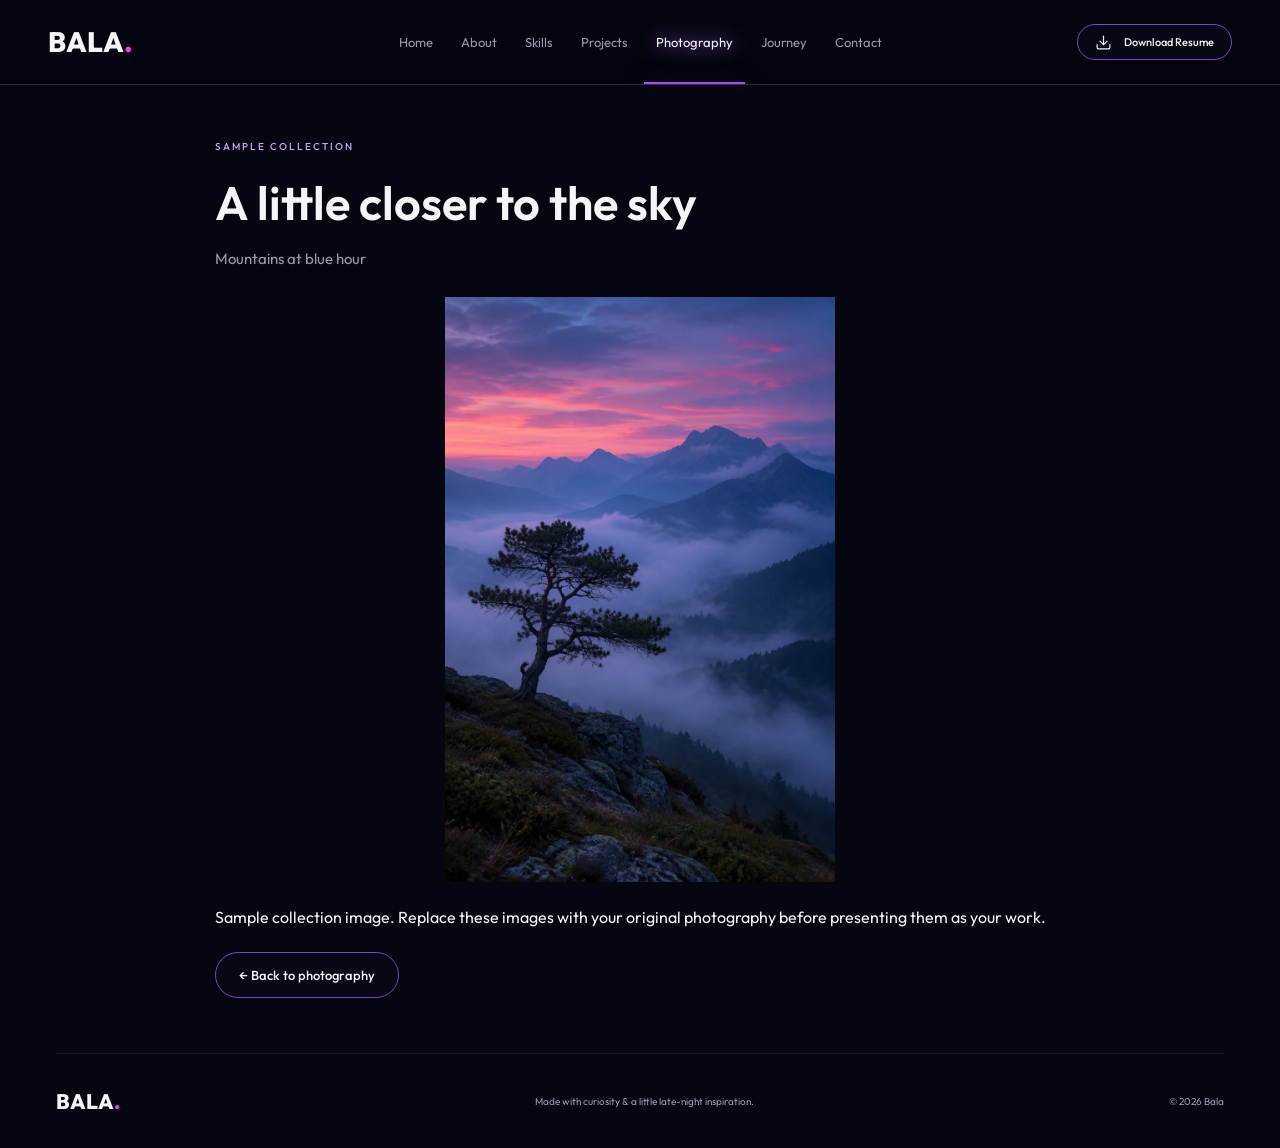
<file: templates/photo-1.html>
<!DOCTYPE html>
<html lang="en"><head><meta charset="utf-8"/><meta content="width=device-width, initial-scale=1" name="viewport"/><link href="https://fonts.googleapis.com/css2?family=Outfit:wght@300;400;500;600;700;800;900&amp;family=Permanent+Marker&amp;family=Caveat:wght@500;600&amp;display=swap" rel="stylesheet"/><link href="/static/styles.css" rel="stylesheet"/><link href="/static/styles.css" rel="stylesheet"/><title>A little closer to the sky — Bala</title><meta content="Balasubramaniam" name="author"/><meta content="Mountains at blue hour" name="description"/><meta content="A little closer to the sky — Bala" property="og:title"/><meta content="Mountains at blue hour" property="og:description"/><meta content="website" property="og:type"/><meta content="summary_large_image" name="twitter:card"/><link href="https://fonts.googleapis.com" rel="preconnect"/><link crossorigin="anonymous" href="https://fonts.gstatic.com" rel="preconnect"/></head><body><div class="portfolio"><header class="site-header"><div class="header-inner"><a aria-label="Bala home" class="wordmark" href="/">BALA<span>.</span></a><nav aria-label="Main navigation" class="desktop-nav"><a class="nav-link" href="/">Home</a><a class="nav-link" href="/about">About</a><a class="nav-link" href="/skills">Skills</a><a class="nav-link" href="/projects">Projects</a><a aria-current="page" class="nav-link active active" href="/photography">Photography</a><a class="nav-link" href="/journey">Journey</a><a class="nav-link" href="/contact">Contact</a></nav><a class="inline-flex items-center justify-center gap-2 whitespace-nowrap rounded-md text-sm font-medium cursor-pointer transition-colors focus-visible:outline-none focus-visible:ring-1 focus-visible:ring-ring disabled:pointer-events-none disabled:opacity-50 disabled:cursor-not-allowed [&amp;_svg]:pointer-events-none [&amp;_svg]:size-4 [&amp;_svg]:shrink-0 portfolio-button neon-outline h-9 px-4 py-2 resume-header" href="/resume"><svg aria-hidden="true" class="lucide lucide-download" fill="none" height="24" stroke="currentColor" stroke-linecap="round" stroke-linejoin="round" stroke-width="1.7" viewbox="0 0 24 24" width="24" xmlns="http://www.w3.org/2000/svg"><path d="M12 15V3"></path><path d="M21 15v4a2 2 0 0 1-2 2H5a2 2 0 0 1-2-2v-4"></path><path d="m7 10 5 5 5-5"></path></svg>Download Resume</a><input aria-label="Open menu" class="source-menu-input" id="mobile-nav" type="checkbox"/><label aria-label="Open menu" class="menu-toggle source-menu-label" for="mobile-nav"><svg aria-hidden="true" class="lucide lucide-menu" fill="none" height="24" stroke="currentColor" stroke-linecap="round" stroke-linejoin="round" stroke-width="1.7" viewbox="0 0 24 24" width="24" xmlns="http://www.w3.org/2000/svg"><path d="M4 5h16"></path><path d="M4 12h16"></path><path d="M4 19h16"></path></svg></label><nav aria-label="Mobile menu" class="mobile-menu"><a class="nav-link" href="/">Home</a><a class="nav-link" href="/about">About</a><a class="nav-link" href="/skills">Skills</a><a class="nav-link" href="/projects">Projects</a><a aria-current="page" class="nav-link active active" href="/photography">Photography</a><a class="nav-link" href="/journey">Journey</a><a class="nav-link" href="/contact">Contact</a></nav></div></header><nav aria-label="Quick navigation" class="mobile-dock"><a aria-label="Home" class="" href="/"><svg aria-hidden="true" class="lucide lucide-house" fill="none" height="24" stroke="currentColor" stroke-linecap="round" stroke-linejoin="round" stroke-width="1.7" viewbox="0 0 24 24" width="24" xmlns="http://www.w3.org/2000/svg"><path d="M15 21v-8a1 1 0 0 0-1-1h-4a1 1 0 0 0-1 1v8"></path><path d="M3 10a2 2 0 0 1 .709-1.528l7-6a2 2 0 0 1 2.582 0l7 6A2 2 0 0 1 21 10v9a2 2 0 0 1-2 2H5a2 2 0 0 1-2-2z"></path></svg><span>Home</span></a><a aria-label="About" class="" href="/about"><svg aria-hidden="true" class="lucide lucide-user-round" fill="none" height="24" stroke="currentColor" stroke-linecap="round" stroke-linejoin="round" stroke-width="1.7" viewbox="0 0 24 24" width="24" xmlns="http://www.w3.org/2000/svg"><circle cx="12" cy="8" r="5"></circle><path d="M20 21a8 8 0 0 0-16 0"></path></svg><span>About</span></a><a aria-label="Skills" class="" href="/skills"><svg aria-hidden="true" class="lucide lucide-code-xml" fill="none" height="24" stroke="currentColor" stroke-linecap="round" stroke-linejoin="round" stroke-width="1.7" viewbox="0 0 24 24" width="24" xmlns="http://www.w3.org/2000/svg"><path d="m18 16 4-4-4-4"></path><path d="m6 8-4 4 4 4"></path><path d="m14.5 4-5 16"></path></svg><span>Skills</span></a><a aria-label="Projects" class="" href="/projects"><svg aria-hidden="true" class="lucide lucide-layers" fill="none" height="24" stroke="currentColor" stroke-linecap="round" stroke-linejoin="round" stroke-width="1.7" viewbox="0 0 24 24" width="24" xmlns="http://www.w3.org/2000/svg"><path d="M12.83 2.18a2 2 0 0 0-1.66 0L2.6 6.08a1 1 0 0 0 0 1.83l8.58 3.91a2 2 0 0 0 1.66 0l8.58-3.9a1 1 0 0 0 0-1.83z"></path><path d="M2 12a1 1 0 0 0 .58.91l8.6 3.91a2 2 0 0 0 1.65 0l8.58-3.9A1 1 0 0 0 22 12"></path><path d="M2 17a1 1 0 0 0 .58.91l8.6 3.91a2 2 0 0 0 1.65 0l8.58-3.9A1 1 0 0 0 22 17"></path></svg><span>Projects</span></a><a aria-current="page" aria-label="Photography" class="active active" href="/photography"><svg aria-hidden="true" class="lucide lucide-camera" fill="none" height="24" stroke="currentColor" stroke-linecap="round" stroke-linejoin="round" stroke-width="1.7" viewbox="0 0 24 24" width="24" xmlns="http://www.w3.org/2000/svg"><path d="M13.997 4a2 2 0 0 1 1.76 1.05l.486.9A2 2 0 0 0 18.003 7H20a2 2 0 0 1 2 2v9a2 2 0 0 1-2 2H4a2 2 0 0 1-2-2V9a2 2 0 0 1 2-2h1.997a2 2 0 0 0 1.759-1.048l.489-.904A2 2 0 0 1 10.004 4z"></path><circle cx="12" cy="13" r="3"></circle></svg><span>Photos</span></a><a aria-label="Contact" class="" href="/contact"><svg aria-hidden="true" class="lucide lucide-mail" fill="none" height="24" stroke="currentColor" stroke-linecap="round" stroke-linejoin="round" stroke-width="1.7" viewbox="0 0 24 24" width="24" xmlns="http://www.w3.org/2000/svg"><path d="m22 7-8.991 5.727a2 2 0 0 1-2.009 0L2 7"></path><rect height="16" rx="2" width="20" x="2" y="4"></rect></svg><span>Contact</span></a></nav><main class="page-enter"><section class="source-detail content-width"><div class="section-heading"><div class="eyebrow">SAMPLE COLLECTION</div><h1>A little closer to the sky</h1><p>Mountains at blue hour</p></div><img alt="A little closer to the sky" src="/static/images/photo2.webp"/><p>Sample collection image. Replace these images with your original photography before presenting them as your work.</p><a class="portfolio-button neon-outline" href="/photography">← Back to photography</a></section></main><footer class="site-footer content-width"><a class="wordmark" href="/">BALA<span>.</span></a><p>Made with curiosity &amp; a little late-night inspiration.</p><span>© 2026 Bala</span></footer></div><!--/$--></body></html>
</file>
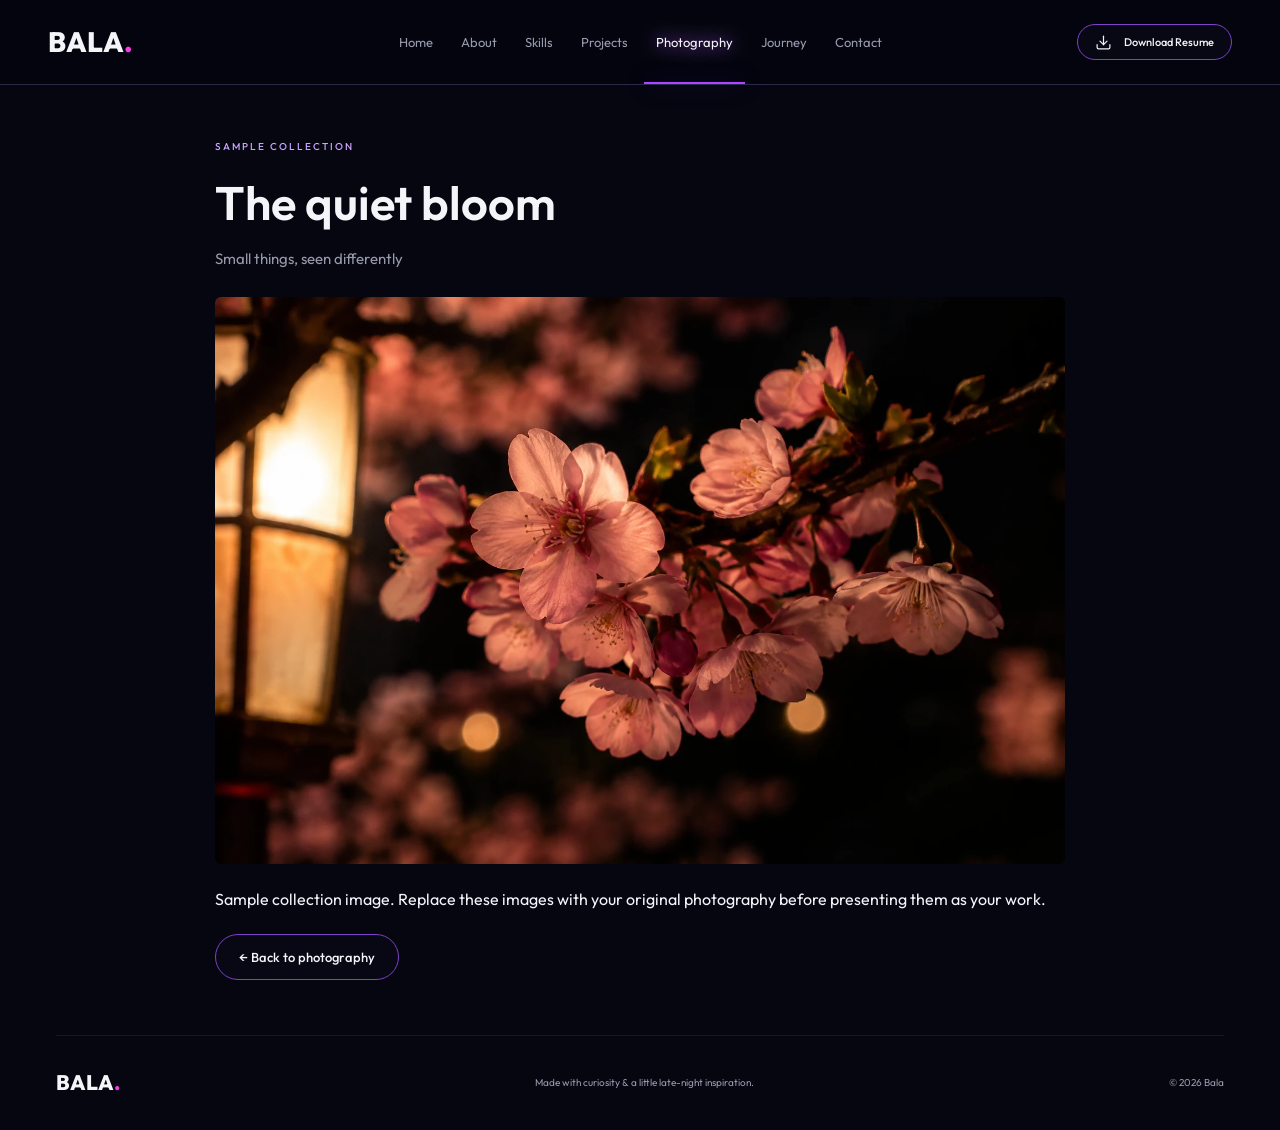
<file: templates/photo-2.html>
<!DOCTYPE html>
<html lang="en"><head><meta charset="utf-8"/><meta content="width=device-width, initial-scale=1" name="viewport"/><link href="https://fonts.googleapis.com/css2?family=Outfit:wght@300;400;500;600;700;800;900&amp;family=Permanent+Marker&amp;family=Caveat:wght@500;600&amp;display=swap" rel="stylesheet"/><link href="/static/styles.css" rel="stylesheet"/><link href="/static/styles.css" rel="stylesheet"/><title>The quiet bloom — Bala</title><meta content="Balasubramaniam" name="author"/><meta content="Small things, seen differently" name="description"/><meta content="The quiet bloom — Bala" property="og:title"/><meta content="Small things, seen differently" property="og:description"/><meta content="website" property="og:type"/><meta content="summary_large_image" name="twitter:card"/><link href="https://fonts.googleapis.com" rel="preconnect"/><link crossorigin="anonymous" href="https://fonts.gstatic.com" rel="preconnect"/></head><body><div class="portfolio"><header class="site-header"><div class="header-inner"><a aria-label="Bala home" class="wordmark" href="/">BALA<span>.</span></a><nav aria-label="Main navigation" class="desktop-nav"><a class="nav-link" href="/">Home</a><a class="nav-link" href="/about">About</a><a class="nav-link" href="/skills">Skills</a><a class="nav-link" href="/projects">Projects</a><a aria-current="page" class="nav-link active active" href="/photography">Photography</a><a class="nav-link" href="/journey">Journey</a><a class="nav-link" href="/contact">Contact</a></nav><a class="inline-flex items-center justify-center gap-2 whitespace-nowrap rounded-md text-sm font-medium cursor-pointer transition-colors focus-visible:outline-none focus-visible:ring-1 focus-visible:ring-ring disabled:pointer-events-none disabled:opacity-50 disabled:cursor-not-allowed [&amp;_svg]:pointer-events-none [&amp;_svg]:size-4 [&amp;_svg]:shrink-0 portfolio-button neon-outline h-9 px-4 py-2 resume-header" href="/resume"><svg aria-hidden="true" class="lucide lucide-download" fill="none" height="24" stroke="currentColor" stroke-linecap="round" stroke-linejoin="round" stroke-width="1.7" viewbox="0 0 24 24" width="24" xmlns="http://www.w3.org/2000/svg"><path d="M12 15V3"></path><path d="M21 15v4a2 2 0 0 1-2 2H5a2 2 0 0 1-2-2v-4"></path><path d="m7 10 5 5 5-5"></path></svg>Download Resume</a><input aria-label="Open menu" class="source-menu-input" id="mobile-nav" type="checkbox"/><label aria-label="Open menu" class="menu-toggle source-menu-label" for="mobile-nav"><svg aria-hidden="true" class="lucide lucide-menu" fill="none" height="24" stroke="currentColor" stroke-linecap="round" stroke-linejoin="round" stroke-width="1.7" viewbox="0 0 24 24" width="24" xmlns="http://www.w3.org/2000/svg"><path d="M4 5h16"></path><path d="M4 12h16"></path><path d="M4 19h16"></path></svg></label><nav aria-label="Mobile menu" class="mobile-menu"><a class="nav-link" href="/">Home</a><a class="nav-link" href="/about">About</a><a class="nav-link" href="/skills">Skills</a><a class="nav-link" href="/projects">Projects</a><a aria-current="page" class="nav-link active active" href="/photography">Photography</a><a class="nav-link" href="/journey">Journey</a><a class="nav-link" href="/contact">Contact</a></nav></div></header><nav aria-label="Quick navigation" class="mobile-dock"><a aria-label="Home" class="" href="/"><svg aria-hidden="true" class="lucide lucide-house" fill="none" height="24" stroke="currentColor" stroke-linecap="round" stroke-linejoin="round" stroke-width="1.7" viewbox="0 0 24 24" width="24" xmlns="http://www.w3.org/2000/svg"><path d="M15 21v-8a1 1 0 0 0-1-1h-4a1 1 0 0 0-1 1v8"></path><path d="M3 10a2 2 0 0 1 .709-1.528l7-6a2 2 0 0 1 2.582 0l7 6A2 2 0 0 1 21 10v9a2 2 0 0 1-2 2H5a2 2 0 0 1-2-2z"></path></svg><span>Home</span></a><a aria-label="About" class="" href="/about"><svg aria-hidden="true" class="lucide lucide-user-round" fill="none" height="24" stroke="currentColor" stroke-linecap="round" stroke-linejoin="round" stroke-width="1.7" viewbox="0 0 24 24" width="24" xmlns="http://www.w3.org/2000/svg"><circle cx="12" cy="8" r="5"></circle><path d="M20 21a8 8 0 0 0-16 0"></path></svg><span>About</span></a><a aria-label="Skills" class="" href="/skills"><svg aria-hidden="true" class="lucide lucide-code-xml" fill="none" height="24" stroke="currentColor" stroke-linecap="round" stroke-linejoin="round" stroke-width="1.7" viewbox="0 0 24 24" width="24" xmlns="http://www.w3.org/2000/svg"><path d="m18 16 4-4-4-4"></path><path d="m6 8-4 4 4 4"></path><path d="m14.5 4-5 16"></path></svg><span>Skills</span></a><a aria-label="Projects" class="" href="/projects"><svg aria-hidden="true" class="lucide lucide-layers" fill="none" height="24" stroke="currentColor" stroke-linecap="round" stroke-linejoin="round" stroke-width="1.7" viewbox="0 0 24 24" width="24" xmlns="http://www.w3.org/2000/svg"><path d="M12.83 2.18a2 2 0 0 0-1.66 0L2.6 6.08a1 1 0 0 0 0 1.83l8.58 3.91a2 2 0 0 0 1.66 0l8.58-3.9a1 1 0 0 0 0-1.83z"></path><path d="M2 12a1 1 0 0 0 .58.91l8.6 3.91a2 2 0 0 0 1.65 0l8.58-3.9A1 1 0 0 0 22 12"></path><path d="M2 17a1 1 0 0 0 .58.91l8.6 3.91a2 2 0 0 0 1.65 0l8.58-3.9A1 1 0 0 0 22 17"></path></svg><span>Projects</span></a><a aria-current="page" aria-label="Photography" class="active active" href="/photography"><svg aria-hidden="true" class="lucide lucide-camera" fill="none" height="24" stroke="currentColor" stroke-linecap="round" stroke-linejoin="round" stroke-width="1.7" viewbox="0 0 24 24" width="24" xmlns="http://www.w3.org/2000/svg"><path d="M13.997 4a2 2 0 0 1 1.76 1.05l.486.9A2 2 0 0 0 18.003 7H20a2 2 0 0 1 2 2v9a2 2 0 0 1-2 2H4a2 2 0 0 1-2-2V9a2 2 0 0 1 2-2h1.997a2 2 0 0 0 1.759-1.048l.489-.904A2 2 0 0 1 10.004 4z"></path><circle cx="12" cy="13" r="3"></circle></svg><span>Photos</span></a><a aria-label="Contact" class="" href="/contact"><svg aria-hidden="true" class="lucide lucide-mail" fill="none" height="24" stroke="currentColor" stroke-linecap="round" stroke-linejoin="round" stroke-width="1.7" viewbox="0 0 24 24" width="24" xmlns="http://www.w3.org/2000/svg"><path d="m22 7-8.991 5.727a2 2 0 0 1-2.009 0L2 7"></path><rect height="16" rx="2" width="20" x="2" y="4"></rect></svg><span>Contact</span></a></nav><main class="page-enter"><section class="source-detail content-width"><div class="section-heading"><div class="eyebrow">SAMPLE COLLECTION</div><h1>The quiet bloom</h1><p>Small things, seen differently</p></div><img alt="The quiet bloom" src="/static/images/photo3.webp"/><p>Sample collection image. Replace these images with your original photography before presenting them as your work.</p><a class="portfolio-button neon-outline" href="/photography">← Back to photography</a></section></main><footer class="site-footer content-width"><a class="wordmark" href="/">BALA<span>.</span></a><p>Made with curiosity &amp; a little late-night inspiration.</p><span>© 2026 Bala</span></footer></div><!--/$--></body></html>
</file>
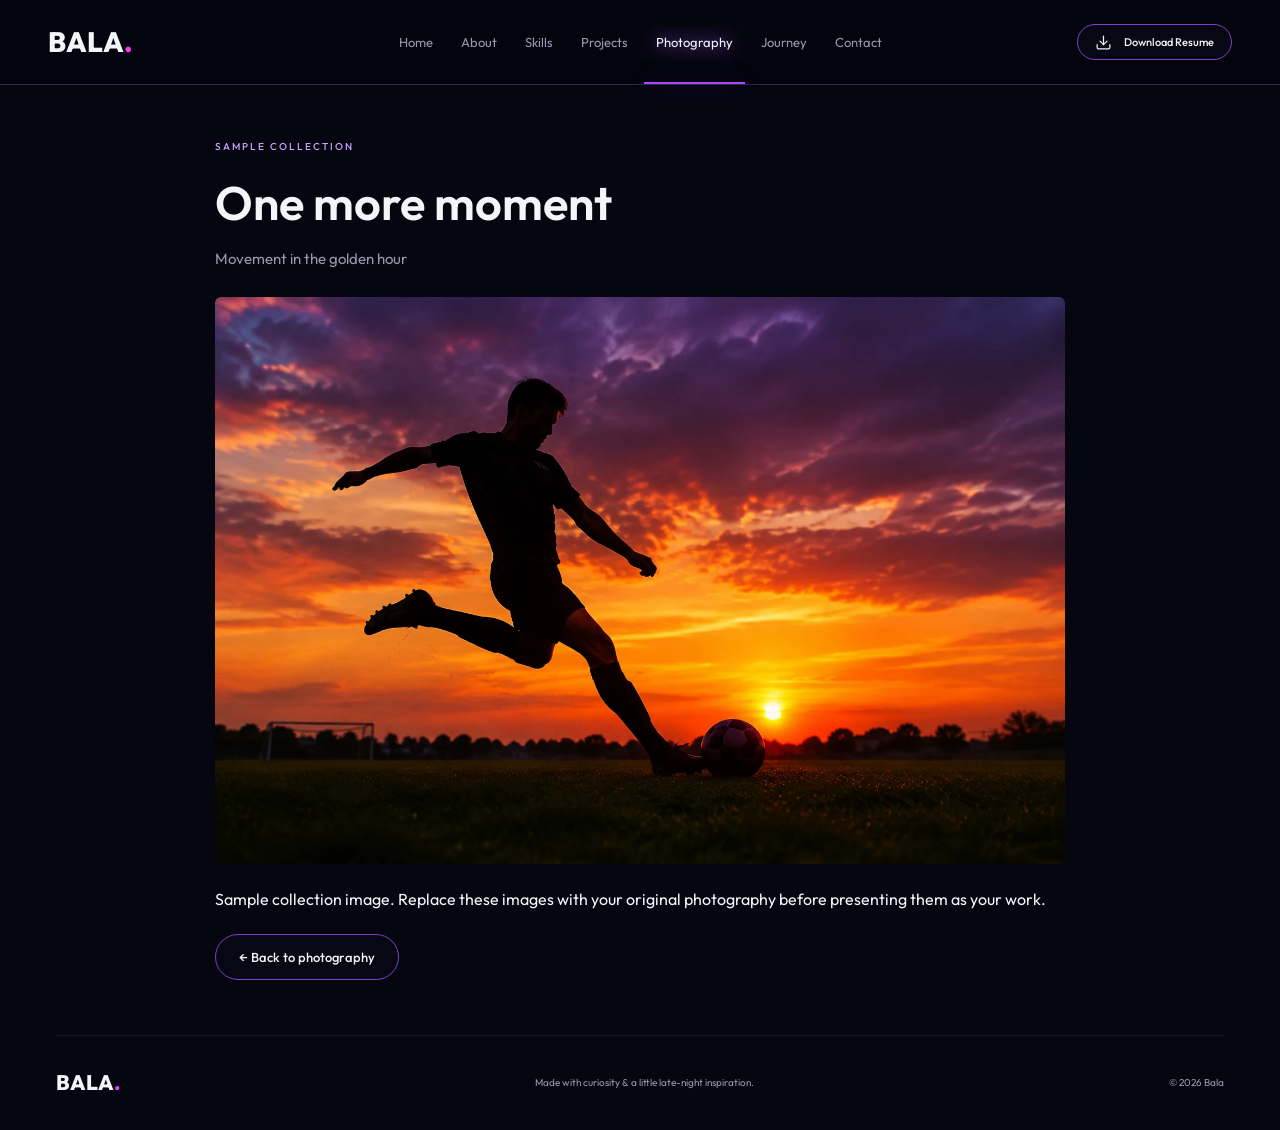
<file: templates/photo-3.html>
<!DOCTYPE html>
<html lang="en"><head><meta charset="utf-8"/><meta content="width=device-width, initial-scale=1" name="viewport"/><link href="https://fonts.googleapis.com/css2?family=Outfit:wght@300;400;500;600;700;800;900&amp;family=Permanent+Marker&amp;family=Caveat:wght@500;600&amp;display=swap" rel="stylesheet"/><link href="/static/styles.css" rel="stylesheet"/><link href="/static/styles.css" rel="stylesheet"/><title>One more moment — Bala</title><meta content="Balasubramaniam" name="author"/><meta content="Movement in the golden hour" name="description"/><meta content="One more moment — Bala" property="og:title"/><meta content="Movement in the golden hour" property="og:description"/><meta content="website" property="og:type"/><meta content="summary_large_image" name="twitter:card"/><link href="https://fonts.googleapis.com" rel="preconnect"/><link crossorigin="anonymous" href="https://fonts.gstatic.com" rel="preconnect"/></head><body><div class="portfolio"><header class="site-header"><div class="header-inner"><a aria-label="Bala home" class="wordmark" href="/">BALA<span>.</span></a><nav aria-label="Main navigation" class="desktop-nav"><a class="nav-link" href="/">Home</a><a class="nav-link" href="/about">About</a><a class="nav-link" href="/skills">Skills</a><a class="nav-link" href="/projects">Projects</a><a aria-current="page" class="nav-link active active" href="/photography">Photography</a><a class="nav-link" href="/journey">Journey</a><a class="nav-link" href="/contact">Contact</a></nav><a class="inline-flex items-center justify-center gap-2 whitespace-nowrap rounded-md text-sm font-medium cursor-pointer transition-colors focus-visible:outline-none focus-visible:ring-1 focus-visible:ring-ring disabled:pointer-events-none disabled:opacity-50 disabled:cursor-not-allowed [&amp;_svg]:pointer-events-none [&amp;_svg]:size-4 [&amp;_svg]:shrink-0 portfolio-button neon-outline h-9 px-4 py-2 resume-header" href="/resume"><svg aria-hidden="true" class="lucide lucide-download" fill="none" height="24" stroke="currentColor" stroke-linecap="round" stroke-linejoin="round" stroke-width="1.7" viewbox="0 0 24 24" width="24" xmlns="http://www.w3.org/2000/svg"><path d="M12 15V3"></path><path d="M21 15v4a2 2 0 0 1-2 2H5a2 2 0 0 1-2-2v-4"></path><path d="m7 10 5 5 5-5"></path></svg>Download Resume</a><input aria-label="Open menu" class="source-menu-input" id="mobile-nav" type="checkbox"/><label aria-label="Open menu" class="menu-toggle source-menu-label" for="mobile-nav"><svg aria-hidden="true" class="lucide lucide-menu" fill="none" height="24" stroke="currentColor" stroke-linecap="round" stroke-linejoin="round" stroke-width="1.7" viewbox="0 0 24 24" width="24" xmlns="http://www.w3.org/2000/svg"><path d="M4 5h16"></path><path d="M4 12h16"></path><path d="M4 19h16"></path></svg></label><nav aria-label="Mobile menu" class="mobile-menu"><a class="nav-link" href="/">Home</a><a class="nav-link" href="/about">About</a><a class="nav-link" href="/skills">Skills</a><a class="nav-link" href="/projects">Projects</a><a aria-current="page" class="nav-link active active" href="/photography">Photography</a><a class="nav-link" href="/journey">Journey</a><a class="nav-link" href="/contact">Contact</a></nav></div></header><nav aria-label="Quick navigation" class="mobile-dock"><a aria-label="Home" class="" href="/"><svg aria-hidden="true" class="lucide lucide-house" fill="none" height="24" stroke="currentColor" stroke-linecap="round" stroke-linejoin="round" stroke-width="1.7" viewbox="0 0 24 24" width="24" xmlns="http://www.w3.org/2000/svg"><path d="M15 21v-8a1 1 0 0 0-1-1h-4a1 1 0 0 0-1 1v8"></path><path d="M3 10a2 2 0 0 1 .709-1.528l7-6a2 2 0 0 1 2.582 0l7 6A2 2 0 0 1 21 10v9a2 2 0 0 1-2 2H5a2 2 0 0 1-2-2z"></path></svg><span>Home</span></a><a aria-label="About" class="" href="/about"><svg aria-hidden="true" class="lucide lucide-user-round" fill="none" height="24" stroke="currentColor" stroke-linecap="round" stroke-linejoin="round" stroke-width="1.7" viewbox="0 0 24 24" width="24" xmlns="http://www.w3.org/2000/svg"><circle cx="12" cy="8" r="5"></circle><path d="M20 21a8 8 0 0 0-16 0"></path></svg><span>About</span></a><a aria-label="Skills" class="" href="/skills"><svg aria-hidden="true" class="lucide lucide-code-xml" fill="none" height="24" stroke="currentColor" stroke-linecap="round" stroke-linejoin="round" stroke-width="1.7" viewbox="0 0 24 24" width="24" xmlns="http://www.w3.org/2000/svg"><path d="m18 16 4-4-4-4"></path><path d="m6 8-4 4 4 4"></path><path d="m14.5 4-5 16"></path></svg><span>Skills</span></a><a aria-label="Projects" class="" href="/projects"><svg aria-hidden="true" class="lucide lucide-layers" fill="none" height="24" stroke="currentColor" stroke-linecap="round" stroke-linejoin="round" stroke-width="1.7" viewbox="0 0 24 24" width="24" xmlns="http://www.w3.org/2000/svg"><path d="M12.83 2.18a2 2 0 0 0-1.66 0L2.6 6.08a1 1 0 0 0 0 1.83l8.58 3.91a2 2 0 0 0 1.66 0l8.58-3.9a1 1 0 0 0 0-1.83z"></path><path d="M2 12a1 1 0 0 0 .58.91l8.6 3.91a2 2 0 0 0 1.65 0l8.58-3.9A1 1 0 0 0 22 12"></path><path d="M2 17a1 1 0 0 0 .58.91l8.6 3.91a2 2 0 0 0 1.65 0l8.58-3.9A1 1 0 0 0 22 17"></path></svg><span>Projects</span></a><a aria-current="page" aria-label="Photography" class="active active" href="/photography"><svg aria-hidden="true" class="lucide lucide-camera" fill="none" height="24" stroke="currentColor" stroke-linecap="round" stroke-linejoin="round" stroke-width="1.7" viewbox="0 0 24 24" width="24" xmlns="http://www.w3.org/2000/svg"><path d="M13.997 4a2 2 0 0 1 1.76 1.05l.486.9A2 2 0 0 0 18.003 7H20a2 2 0 0 1 2 2v9a2 2 0 0 1-2 2H4a2 2 0 0 1-2-2V9a2 2 0 0 1 2-2h1.997a2 2 0 0 0 1.759-1.048l.489-.904A2 2 0 0 1 10.004 4z"></path><circle cx="12" cy="13" r="3"></circle></svg><span>Photos</span></a><a aria-label="Contact" class="" href="/contact"><svg aria-hidden="true" class="lucide lucide-mail" fill="none" height="24" stroke="currentColor" stroke-linecap="round" stroke-linejoin="round" stroke-width="1.7" viewbox="0 0 24 24" width="24" xmlns="http://www.w3.org/2000/svg"><path d="m22 7-8.991 5.727a2 2 0 0 1-2.009 0L2 7"></path><rect height="16" rx="2" width="20" x="2" y="4"></rect></svg><span>Contact</span></a></nav><main class="page-enter"><section class="source-detail content-width"><div class="section-heading"><div class="eyebrow">SAMPLE COLLECTION</div><h1>One more moment</h1><p>Movement in the golden hour</p></div><img alt="One more moment" src="/static/images/photo4.webp"/><p>Sample collection image. Replace these images with your original photography before presenting them as your work.</p><a class="portfolio-button neon-outline" href="/photography">← Back to photography</a></section></main><footer class="site-footer content-width"><a class="wordmark" href="/">BALA<span>.</span></a><p>Made with curiosity &amp; a little late-night inspiration.</p><span>© 2026 Bala</span></footer></div><!--/$--></body></html>
</file>
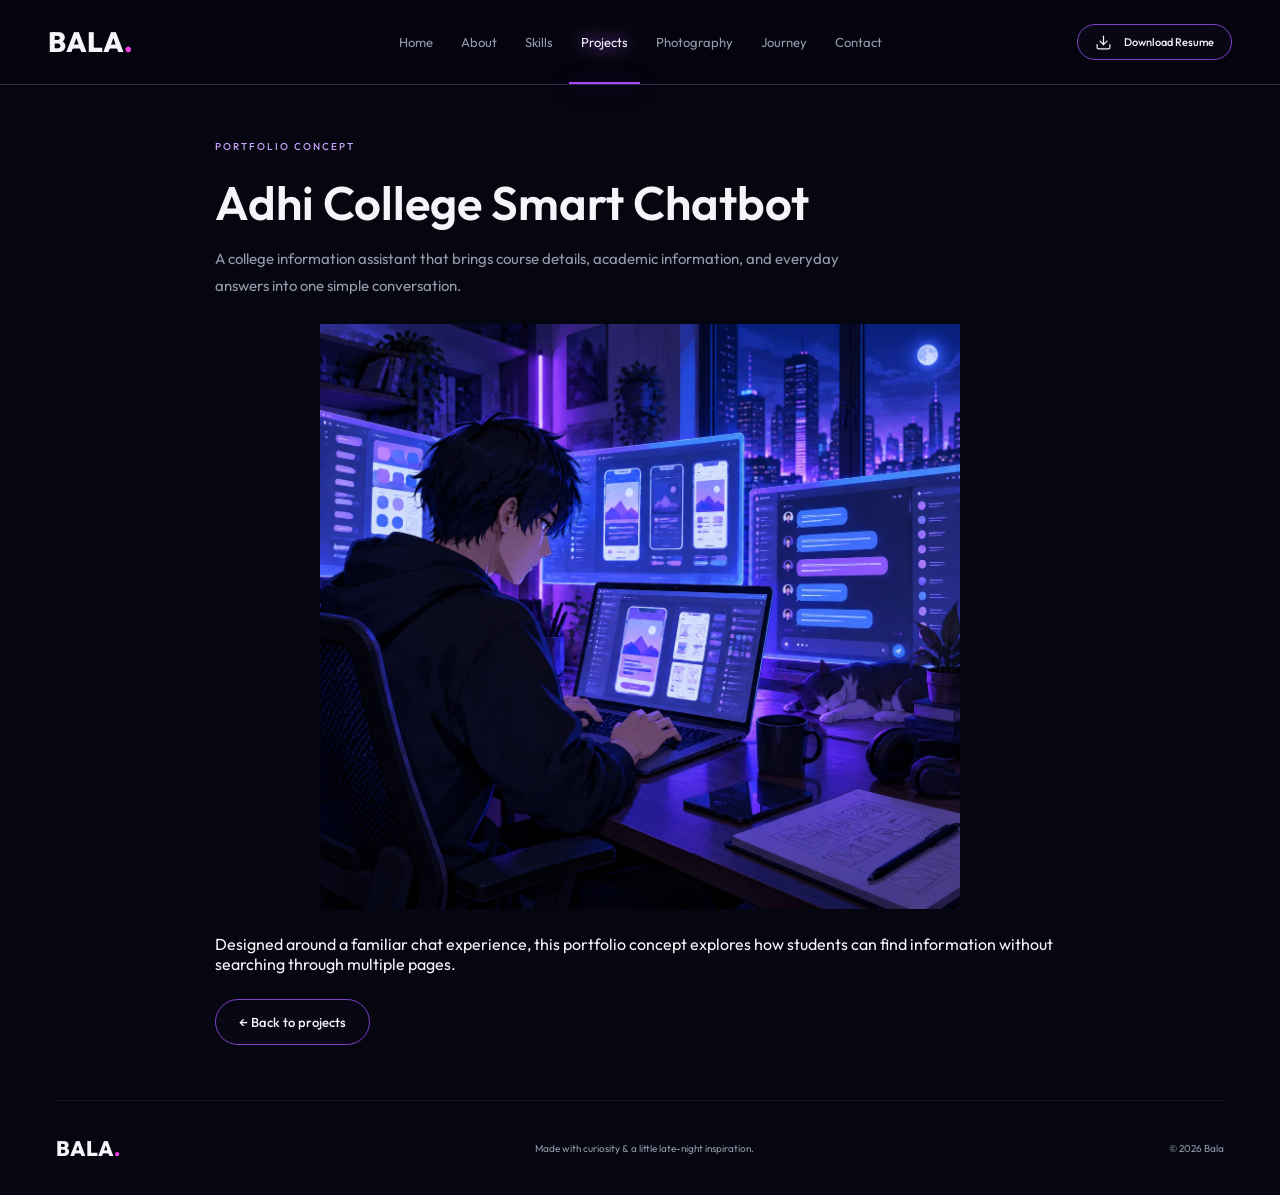
<file: templates/project-0.html>
<!DOCTYPE html>
<html lang="en"><head><meta charset="utf-8"/><meta content="width=device-width, initial-scale=1" name="viewport"/><link href="https://fonts.googleapis.com/css2?family=Outfit:wght@300;400;500;600;700;800;900&amp;family=Permanent+Marker&amp;family=Caveat:wght@500;600&amp;display=swap" rel="stylesheet"/><link href="/static/styles.css" rel="stylesheet"/><link href="/static/styles.css" rel="stylesheet"/><title>Adhi College Smart Chatbot — Bala</title><meta content="Balasubramaniam" name="author"/><meta content="A college information assistant that brings course details, academic information, and everyday answers into one simple conversation." name="description"/><meta content="Adhi College Smart Chatbot — Bala" property="og:title"/><meta content="A college information assistant that brings course details, academic information, and everyday answers into one simple conversation." property="og:description"/><meta content="website" property="og:type"/><meta content="summary_large_image" name="twitter:card"/><link href="https://fonts.googleapis.com" rel="preconnect"/><link crossorigin="anonymous" href="https://fonts.gstatic.com" rel="preconnect"/></head><body><div class="portfolio"><header class="site-header"><div class="header-inner"><a aria-label="Bala home" class="wordmark" href="/">BALA<span>.</span></a><nav aria-label="Main navigation" class="desktop-nav"><a class="nav-link" href="/">Home</a><a class="nav-link" href="/about">About</a><a class="nav-link" href="/skills">Skills</a><a aria-current="page" class="nav-link active active" href="/projects">Projects</a><a class="nav-link" href="/photography">Photography</a><a class="nav-link" href="/journey">Journey</a><a class="nav-link" href="/contact">Contact</a></nav><a class="inline-flex items-center justify-center gap-2 whitespace-nowrap rounded-md text-sm font-medium cursor-pointer transition-colors focus-visible:outline-none focus-visible:ring-1 focus-visible:ring-ring disabled:pointer-events-none disabled:opacity-50 disabled:cursor-not-allowed [&amp;_svg]:pointer-events-none [&amp;_svg]:size-4 [&amp;_svg]:shrink-0 portfolio-button neon-outline h-9 px-4 py-2 resume-header" href="/resume"><svg aria-hidden="true" class="lucide lucide-download" fill="none" height="24" stroke="currentColor" stroke-linecap="round" stroke-linejoin="round" stroke-width="1.7" viewbox="0 0 24 24" width="24" xmlns="http://www.w3.org/2000/svg"><path d="M12 15V3"></path><path d="M21 15v4a2 2 0 0 1-2 2H5a2 2 0 0 1-2-2v-4"></path><path d="m7 10 5 5 5-5"></path></svg>Download Resume</a><input aria-label="Open menu" class="source-menu-input" id="mobile-nav" type="checkbox"/><label aria-label="Open menu" class="menu-toggle source-menu-label" for="mobile-nav"><svg aria-hidden="true" class="lucide lucide-menu" fill="none" height="24" stroke="currentColor" stroke-linecap="round" stroke-linejoin="round" stroke-width="1.7" viewbox="0 0 24 24" width="24" xmlns="http://www.w3.org/2000/svg"><path d="M4 5h16"></path><path d="M4 12h16"></path><path d="M4 19h16"></path></svg></label><nav aria-label="Mobile menu" class="mobile-menu"><a class="nav-link" href="/">Home</a><a class="nav-link" href="/about">About</a><a class="nav-link" href="/skills">Skills</a><a aria-current="page" class="nav-link active active" href="/projects">Projects</a><a class="nav-link" href="/photography">Photography</a><a class="nav-link" href="/journey">Journey</a><a class="nav-link" href="/contact">Contact</a></nav></div></header><nav aria-label="Quick navigation" class="mobile-dock"><a aria-label="Home" class="" href="/"><svg aria-hidden="true" class="lucide lucide-house" fill="none" height="24" stroke="currentColor" stroke-linecap="round" stroke-linejoin="round" stroke-width="1.7" viewbox="0 0 24 24" width="24" xmlns="http://www.w3.org/2000/svg"><path d="M15 21v-8a1 1 0 0 0-1-1h-4a1 1 0 0 0-1 1v8"></path><path d="M3 10a2 2 0 0 1 .709-1.528l7-6a2 2 0 0 1 2.582 0l7 6A2 2 0 0 1 21 10v9a2 2 0 0 1-2 2H5a2 2 0 0 1-2-2z"></path></svg><span>Home</span></a><a aria-label="About" class="" href="/about"><svg aria-hidden="true" class="lucide lucide-user-round" fill="none" height="24" stroke="currentColor" stroke-linecap="round" stroke-linejoin="round" stroke-width="1.7" viewbox="0 0 24 24" width="24" xmlns="http://www.w3.org/2000/svg"><circle cx="12" cy="8" r="5"></circle><path d="M20 21a8 8 0 0 0-16 0"></path></svg><span>About</span></a><a aria-label="Skills" class="" href="/skills"><svg aria-hidden="true" class="lucide lucide-code-xml" fill="none" height="24" stroke="currentColor" stroke-linecap="round" stroke-linejoin="round" stroke-width="1.7" viewbox="0 0 24 24" width="24" xmlns="http://www.w3.org/2000/svg"><path d="m18 16 4-4-4-4"></path><path d="m6 8-4 4 4 4"></path><path d="m14.5 4-5 16"></path></svg><span>Skills</span></a><a aria-current="page" aria-label="Projects" class="active active" href="/projects"><svg aria-hidden="true" class="lucide lucide-layers" fill="none" height="24" stroke="currentColor" stroke-linecap="round" stroke-linejoin="round" stroke-width="1.7" viewbox="0 0 24 24" width="24" xmlns="http://www.w3.org/2000/svg"><path d="M12.83 2.18a2 2 0 0 0-1.66 0L2.6 6.08a1 1 0 0 0 0 1.83l8.58 3.91a2 2 0 0 0 1.66 0l8.58-3.9a1 1 0 0 0 0-1.83z"></path><path d="M2 12a1 1 0 0 0 .58.91l8.6 3.91a2 2 0 0 0 1.65 0l8.58-3.9A1 1 0 0 0 22 12"></path><path d="M2 17a1 1 0 0 0 .58.91l8.6 3.91a2 2 0 0 0 1.65 0l8.58-3.9A1 1 0 0 0 22 17"></path></svg><span>Projects</span></a><a aria-label="Photography" class="" href="/photography"><svg aria-hidden="true" class="lucide lucide-camera" fill="none" height="24" stroke="currentColor" stroke-linecap="round" stroke-linejoin="round" stroke-width="1.7" viewbox="0 0 24 24" width="24" xmlns="http://www.w3.org/2000/svg"><path d="M13.997 4a2 2 0 0 1 1.76 1.05l.486.9A2 2 0 0 0 18.003 7H20a2 2 0 0 1 2 2v9a2 2 0 0 1-2 2H4a2 2 0 0 1-2-2V9a2 2 0 0 1 2-2h1.997a2 2 0 0 0 1.759-1.048l.489-.904A2 2 0 0 1 10.004 4z"></path><circle cx="12" cy="13" r="3"></circle></svg><span>Photos</span></a><a aria-label="Contact" class="" href="/contact"><svg aria-hidden="true" class="lucide lucide-mail" fill="none" height="24" stroke="currentColor" stroke-linecap="round" stroke-linejoin="round" stroke-width="1.7" viewbox="0 0 24 24" width="24" xmlns="http://www.w3.org/2000/svg"><path d="m22 7-8.991 5.727a2 2 0 0 1-2.009 0L2 7"></path><rect height="16" rx="2" width="20" x="2" y="4"></rect></svg><span>Contact</span></a></nav><main class="page-enter"><section class="source-detail content-width"><div class="section-heading"><div class="eyebrow">PORTFOLIO CONCEPT</div><h1>Adhi College Smart Chatbot</h1><p>A college information assistant that brings course details, academic information, and everyday answers into one simple conversation.</p></div><img alt="Adhi College Smart Chatbot" src="/static/images/project1.webp"/><p>Designed around a familiar chat experience, this portfolio concept explores how students can find information without searching through multiple pages.</p><a class="portfolio-button neon-outline" href="/projects">← Back to projects</a></section></main><footer class="site-footer content-width"><a class="wordmark" href="/">BALA<span>.</span></a><p>Made with curiosity &amp; a little late-night inspiration.</p><span>© 2026 Bala</span></footer></div><!--/$--></body></html>
</file>
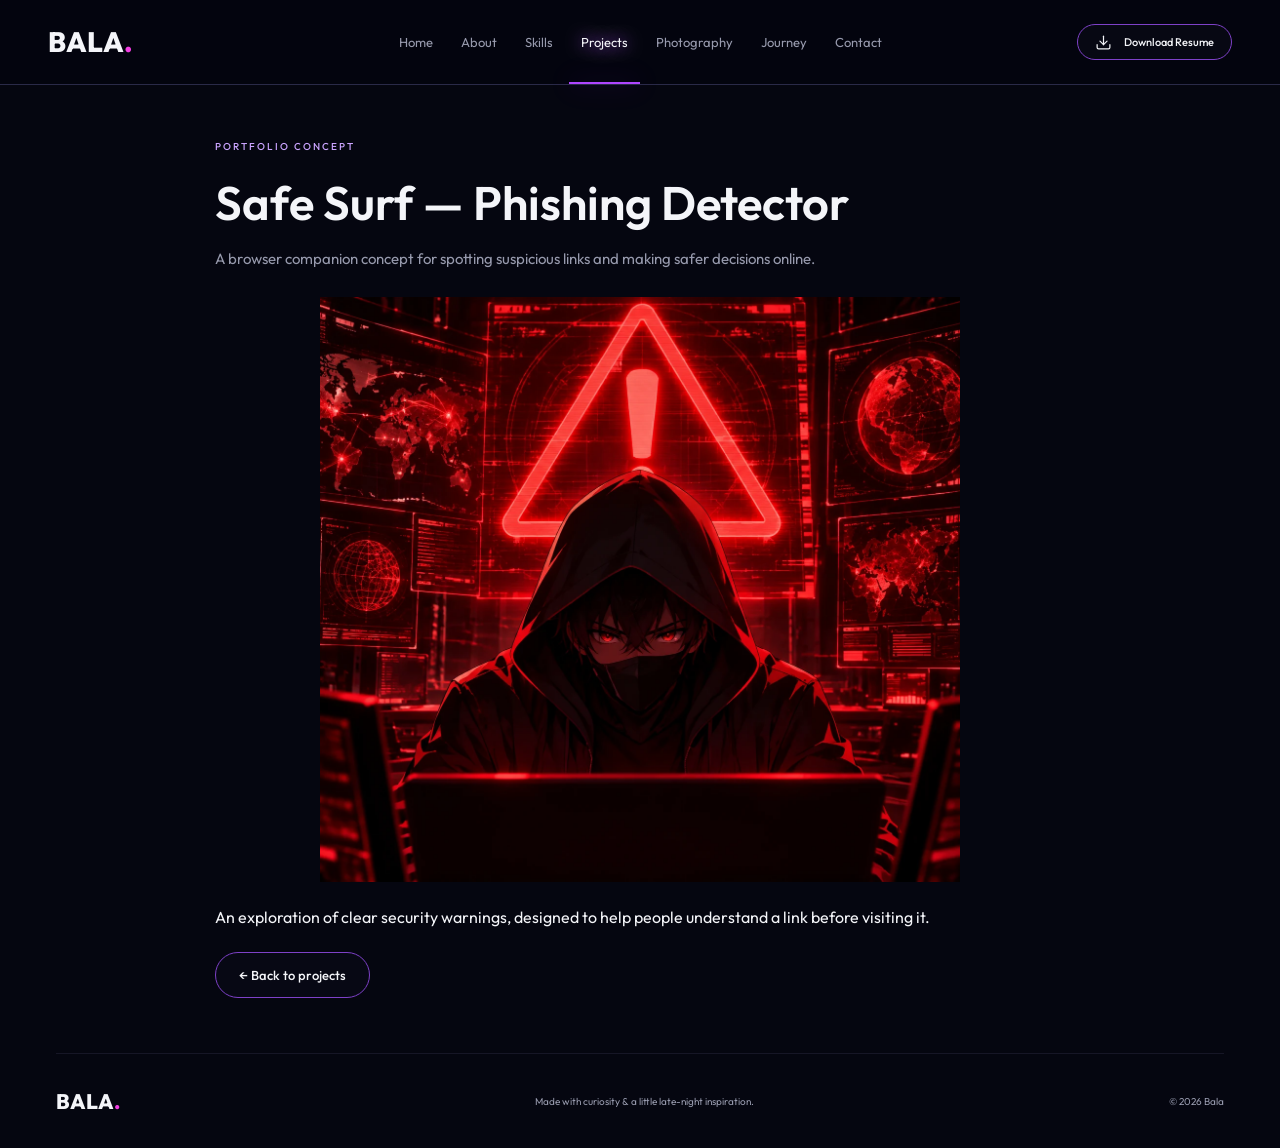
<file: templates/project-1.html>
<!DOCTYPE html>
<html lang="en"><head><meta charset="utf-8"/><meta content="width=device-width, initial-scale=1" name="viewport"/><link href="https://fonts.googleapis.com/css2?family=Outfit:wght@300;400;500;600;700;800;900&amp;family=Permanent+Marker&amp;family=Caveat:wght@500;600&amp;display=swap" rel="stylesheet"/><link href="/static/styles.css" rel="stylesheet"/><link href="/static/styles.css" rel="stylesheet"/><title>Safe Surf — Phishing Detector — Bala</title><meta content="Balasubramaniam" name="author"/><meta content="A browser companion concept for spotting suspicious links and making safer decisions online." name="description"/><meta content="Safe Surf — Phishing Detector — Bala" property="og:title"/><meta content="A browser companion concept for spotting suspicious links and making safer decisions online." property="og:description"/><meta content="website" property="og:type"/><meta content="summary_large_image" name="twitter:card"/><link href="https://fonts.googleapis.com" rel="preconnect"/><link crossorigin="anonymous" href="https://fonts.gstatic.com" rel="preconnect"/></head><body><div class="portfolio"><header class="site-header"><div class="header-inner"><a aria-label="Bala home" class="wordmark" href="/">BALA<span>.</span></a><nav aria-label="Main navigation" class="desktop-nav"><a class="nav-link" href="/">Home</a><a class="nav-link" href="/about">About</a><a class="nav-link" href="/skills">Skills</a><a aria-current="page" class="nav-link active active" href="/projects">Projects</a><a class="nav-link" href="/photography">Photography</a><a class="nav-link" href="/journey">Journey</a><a class="nav-link" href="/contact">Contact</a></nav><a class="inline-flex items-center justify-center gap-2 whitespace-nowrap rounded-md text-sm font-medium cursor-pointer transition-colors focus-visible:outline-none focus-visible:ring-1 focus-visible:ring-ring disabled:pointer-events-none disabled:opacity-50 disabled:cursor-not-allowed [&amp;_svg]:pointer-events-none [&amp;_svg]:size-4 [&amp;_svg]:shrink-0 portfolio-button neon-outline h-9 px-4 py-2 resume-header" href="/resume"><svg aria-hidden="true" class="lucide lucide-download" fill="none" height="24" stroke="currentColor" stroke-linecap="round" stroke-linejoin="round" stroke-width="1.7" viewbox="0 0 24 24" width="24" xmlns="http://www.w3.org/2000/svg"><path d="M12 15V3"></path><path d="M21 15v4a2 2 0 0 1-2 2H5a2 2 0 0 1-2-2v-4"></path><path d="m7 10 5 5 5-5"></path></svg>Download Resume</a><input aria-label="Open menu" class="source-menu-input" id="mobile-nav" type="checkbox"/><label aria-label="Open menu" class="menu-toggle source-menu-label" for="mobile-nav"><svg aria-hidden="true" class="lucide lucide-menu" fill="none" height="24" stroke="currentColor" stroke-linecap="round" stroke-linejoin="round" stroke-width="1.7" viewbox="0 0 24 24" width="24" xmlns="http://www.w3.org/2000/svg"><path d="M4 5h16"></path><path d="M4 12h16"></path><path d="M4 19h16"></path></svg></label><nav aria-label="Mobile menu" class="mobile-menu"><a class="nav-link" href="/">Home</a><a class="nav-link" href="/about">About</a><a class="nav-link" href="/skills">Skills</a><a aria-current="page" class="nav-link active active" href="/projects">Projects</a><a class="nav-link" href="/photography">Photography</a><a class="nav-link" href="/journey">Journey</a><a class="nav-link" href="/contact">Contact</a></nav></div></header><nav aria-label="Quick navigation" class="mobile-dock"><a aria-label="Home" class="" href="/"><svg aria-hidden="true" class="lucide lucide-house" fill="none" height="24" stroke="currentColor" stroke-linecap="round" stroke-linejoin="round" stroke-width="1.7" viewbox="0 0 24 24" width="24" xmlns="http://www.w3.org/2000/svg"><path d="M15 21v-8a1 1 0 0 0-1-1h-4a1 1 0 0 0-1 1v8"></path><path d="M3 10a2 2 0 0 1 .709-1.528l7-6a2 2 0 0 1 2.582 0l7 6A2 2 0 0 1 21 10v9a2 2 0 0 1-2 2H5a2 2 0 0 1-2-2z"></path></svg><span>Home</span></a><a aria-label="About" class="" href="/about"><svg aria-hidden="true" class="lucide lucide-user-round" fill="none" height="24" stroke="currentColor" stroke-linecap="round" stroke-linejoin="round" stroke-width="1.7" viewbox="0 0 24 24" width="24" xmlns="http://www.w3.org/2000/svg"><circle cx="12" cy="8" r="5"></circle><path d="M20 21a8 8 0 0 0-16 0"></path></svg><span>About</span></a><a aria-label="Skills" class="" href="/skills"><svg aria-hidden="true" class="lucide lucide-code-xml" fill="none" height="24" stroke="currentColor" stroke-linecap="round" stroke-linejoin="round" stroke-width="1.7" viewbox="0 0 24 24" width="24" xmlns="http://www.w3.org/2000/svg"><path d="m18 16 4-4-4-4"></path><path d="m6 8-4 4 4 4"></path><path d="m14.5 4-5 16"></path></svg><span>Skills</span></a><a aria-current="page" aria-label="Projects" class="active active" href="/projects"><svg aria-hidden="true" class="lucide lucide-layers" fill="none" height="24" stroke="currentColor" stroke-linecap="round" stroke-linejoin="round" stroke-width="1.7" viewbox="0 0 24 24" width="24" xmlns="http://www.w3.org/2000/svg"><path d="M12.83 2.18a2 2 0 0 0-1.66 0L2.6 6.08a1 1 0 0 0 0 1.83l8.58 3.91a2 2 0 0 0 1.66 0l8.58-3.9a1 1 0 0 0 0-1.83z"></path><path d="M2 12a1 1 0 0 0 .58.91l8.6 3.91a2 2 0 0 0 1.65 0l8.58-3.9A1 1 0 0 0 22 12"></path><path d="M2 17a1 1 0 0 0 .58.91l8.6 3.91a2 2 0 0 0 1.65 0l8.58-3.9A1 1 0 0 0 22 17"></path></svg><span>Projects</span></a><a aria-label="Photography" class="" href="/photography"><svg aria-hidden="true" class="lucide lucide-camera" fill="none" height="24" stroke="currentColor" stroke-linecap="round" stroke-linejoin="round" stroke-width="1.7" viewbox="0 0 24 24" width="24" xmlns="http://www.w3.org/2000/svg"><path d="M13.997 4a2 2 0 0 1 1.76 1.05l.486.9A2 2 0 0 0 18.003 7H20a2 2 0 0 1 2 2v9a2 2 0 0 1-2 2H4a2 2 0 0 1-2-2V9a2 2 0 0 1 2-2h1.997a2 2 0 0 0 1.759-1.048l.489-.904A2 2 0 0 1 10.004 4z"></path><circle cx="12" cy="13" r="3"></circle></svg><span>Photos</span></a><a aria-label="Contact" class="" href="/contact"><svg aria-hidden="true" class="lucide lucide-mail" fill="none" height="24" stroke="currentColor" stroke-linecap="round" stroke-linejoin="round" stroke-width="1.7" viewbox="0 0 24 24" width="24" xmlns="http://www.w3.org/2000/svg"><path d="m22 7-8.991 5.727a2 2 0 0 1-2.009 0L2 7"></path><rect height="16" rx="2" width="20" x="2" y="4"></rect></svg><span>Contact</span></a></nav><main class="page-enter"><section class="source-detail content-width"><div class="section-heading"><div class="eyebrow">PORTFOLIO CONCEPT</div><h1>Safe Surf — Phishing Detector</h1><p>A browser companion concept for spotting suspicious links and making safer decisions online.</p></div><img alt="Safe Surf — Phishing Detector" src="/static/images/project2.webp"/><p>An exploration of clear security warnings, designed to help people understand a link before visiting it.</p><a class="portfolio-button neon-outline" href="/projects">← Back to projects</a></section></main><footer class="site-footer content-width"><a class="wordmark" href="/">BALA<span>.</span></a><p>Made with curiosity &amp; a little late-night inspiration.</p><span>© 2026 Bala</span></footer></div><!--/$--></body></html>
</file>
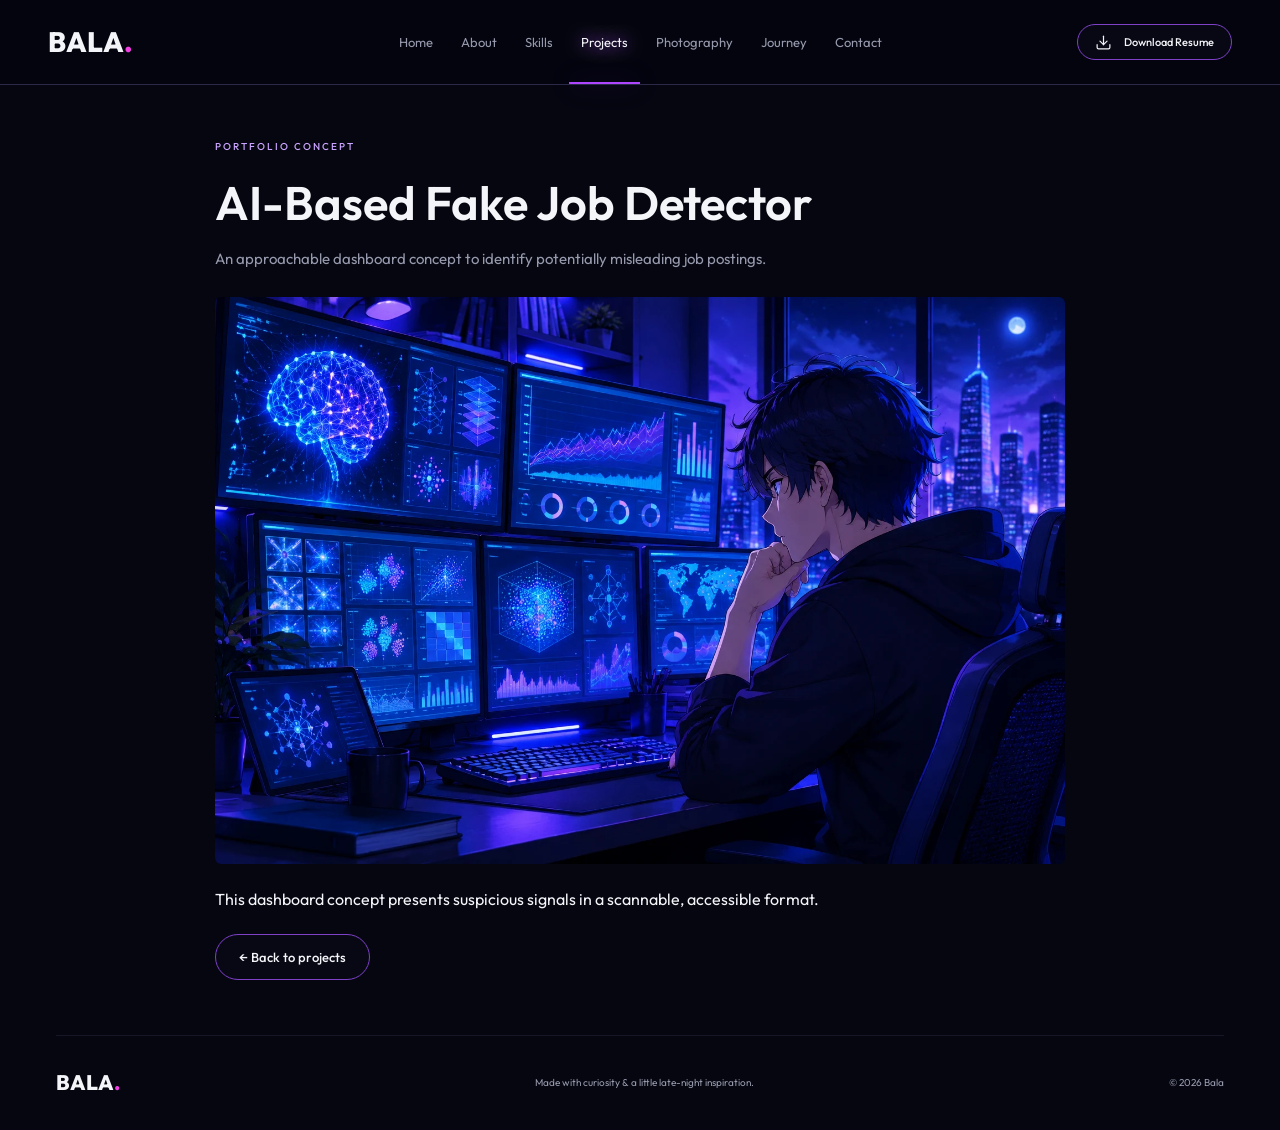
<file: templates/project-2.html>
<!DOCTYPE html>
<html lang="en"><head><meta charset="utf-8"/><meta content="width=device-width, initial-scale=1" name="viewport"/><link href="https://fonts.googleapis.com/css2?family=Outfit:wght@300;400;500;600;700;800;900&amp;family=Permanent+Marker&amp;family=Caveat:wght@500;600&amp;display=swap" rel="stylesheet"/><link href="/static/styles.css" rel="stylesheet"/><link href="/static/styles.css" rel="stylesheet"/><title>AI-Based Fake Job Detector — Bala</title><meta content="Balasubramaniam" name="author"/><meta content="An approachable dashboard concept to identify potentially misleading job postings." name="description"/><meta content="AI-Based Fake Job Detector — Bala" property="og:title"/><meta content="An approachable dashboard concept to identify potentially misleading job postings." property="og:description"/><meta content="website" property="og:type"/><meta content="summary_large_image" name="twitter:card"/><link href="https://fonts.googleapis.com" rel="preconnect"/><link crossorigin="anonymous" href="https://fonts.gstatic.com" rel="preconnect"/></head><body><div class="portfolio"><header class="site-header"><div class="header-inner"><a aria-label="Bala home" class="wordmark" href="/">BALA<span>.</span></a><nav aria-label="Main navigation" class="desktop-nav"><a class="nav-link" href="/">Home</a><a class="nav-link" href="/about">About</a><a class="nav-link" href="/skills">Skills</a><a aria-current="page" class="nav-link active active" href="/projects">Projects</a><a class="nav-link" href="/photography">Photography</a><a class="nav-link" href="/journey">Journey</a><a class="nav-link" href="/contact">Contact</a></nav><a class="inline-flex items-center justify-center gap-2 whitespace-nowrap rounded-md text-sm font-medium cursor-pointer transition-colors focus-visible:outline-none focus-visible:ring-1 focus-visible:ring-ring disabled:pointer-events-none disabled:opacity-50 disabled:cursor-not-allowed [&amp;_svg]:pointer-events-none [&amp;_svg]:size-4 [&amp;_svg]:shrink-0 portfolio-button neon-outline h-9 px-4 py-2 resume-header" href="/resume"><svg aria-hidden="true" class="lucide lucide-download" fill="none" height="24" stroke="currentColor" stroke-linecap="round" stroke-linejoin="round" stroke-width="1.7" viewbox="0 0 24 24" width="24" xmlns="http://www.w3.org/2000/svg"><path d="M12 15V3"></path><path d="M21 15v4a2 2 0 0 1-2 2H5a2 2 0 0 1-2-2v-4"></path><path d="m7 10 5 5 5-5"></path></svg>Download Resume</a><input aria-label="Open menu" class="source-menu-input" id="mobile-nav" type="checkbox"/><label aria-label="Open menu" class="menu-toggle source-menu-label" for="mobile-nav"><svg aria-hidden="true" class="lucide lucide-menu" fill="none" height="24" stroke="currentColor" stroke-linecap="round" stroke-linejoin="round" stroke-width="1.7" viewbox="0 0 24 24" width="24" xmlns="http://www.w3.org/2000/svg"><path d="M4 5h16"></path><path d="M4 12h16"></path><path d="M4 19h16"></path></svg></label><nav aria-label="Mobile menu" class="mobile-menu"><a class="nav-link" href="/">Home</a><a class="nav-link" href="/about">About</a><a class="nav-link" href="/skills">Skills</a><a aria-current="page" class="nav-link active active" href="/projects">Projects</a><a class="nav-link" href="/photography">Photography</a><a class="nav-link" href="/journey">Journey</a><a class="nav-link" href="/contact">Contact</a></nav></div></header><nav aria-label="Quick navigation" class="mobile-dock"><a aria-label="Home" class="" href="/"><svg aria-hidden="true" class="lucide lucide-house" fill="none" height="24" stroke="currentColor" stroke-linecap="round" stroke-linejoin="round" stroke-width="1.7" viewbox="0 0 24 24" width="24" xmlns="http://www.w3.org/2000/svg"><path d="M15 21v-8a1 1 0 0 0-1-1h-4a1 1 0 0 0-1 1v8"></path><path d="M3 10a2 2 0 0 1 .709-1.528l7-6a2 2 0 0 1 2.582 0l7 6A2 2 0 0 1 21 10v9a2 2 0 0 1-2 2H5a2 2 0 0 1-2-2z"></path></svg><span>Home</span></a><a aria-label="About" class="" href="/about"><svg aria-hidden="true" class="lucide lucide-user-round" fill="none" height="24" stroke="currentColor" stroke-linecap="round" stroke-linejoin="round" stroke-width="1.7" viewbox="0 0 24 24" width="24" xmlns="http://www.w3.org/2000/svg"><circle cx="12" cy="8" r="5"></circle><path d="M20 21a8 8 0 0 0-16 0"></path></svg><span>About</span></a><a aria-label="Skills" class="" href="/skills"><svg aria-hidden="true" class="lucide lucide-code-xml" fill="none" height="24" stroke="currentColor" stroke-linecap="round" stroke-linejoin="round" stroke-width="1.7" viewbox="0 0 24 24" width="24" xmlns="http://www.w3.org/2000/svg"><path d="m18 16 4-4-4-4"></path><path d="m6 8-4 4 4 4"></path><path d="m14.5 4-5 16"></path></svg><span>Skills</span></a><a aria-current="page" aria-label="Projects" class="active active" href="/projects"><svg aria-hidden="true" class="lucide lucide-layers" fill="none" height="24" stroke="currentColor" stroke-linecap="round" stroke-linejoin="round" stroke-width="1.7" viewbox="0 0 24 24" width="24" xmlns="http://www.w3.org/2000/svg"><path d="M12.83 2.18a2 2 0 0 0-1.66 0L2.6 6.08a1 1 0 0 0 0 1.83l8.58 3.91a2 2 0 0 0 1.66 0l8.58-3.9a1 1 0 0 0 0-1.83z"></path><path d="M2 12a1 1 0 0 0 .58.91l8.6 3.91a2 2 0 0 0 1.65 0l8.58-3.9A1 1 0 0 0 22 12"></path><path d="M2 17a1 1 0 0 0 .58.91l8.6 3.91a2 2 0 0 0 1.65 0l8.58-3.9A1 1 0 0 0 22 17"></path></svg><span>Projects</span></a><a aria-label="Photography" class="" href="/photography"><svg aria-hidden="true" class="lucide lucide-camera" fill="none" height="24" stroke="currentColor" stroke-linecap="round" stroke-linejoin="round" stroke-width="1.7" viewbox="0 0 24 24" width="24" xmlns="http://www.w3.org/2000/svg"><path d="M13.997 4a2 2 0 0 1 1.76 1.05l.486.9A2 2 0 0 0 18.003 7H20a2 2 0 0 1 2 2v9a2 2 0 0 1-2 2H4a2 2 0 0 1-2-2V9a2 2 0 0 1 2-2h1.997a2 2 0 0 0 1.759-1.048l.489-.904A2 2 0 0 1 10.004 4z"></path><circle cx="12" cy="13" r="3"></circle></svg><span>Photos</span></a><a aria-label="Contact" class="" href="/contact"><svg aria-hidden="true" class="lucide lucide-mail" fill="none" height="24" stroke="currentColor" stroke-linecap="round" stroke-linejoin="round" stroke-width="1.7" viewbox="0 0 24 24" width="24" xmlns="http://www.w3.org/2000/svg"><path d="m22 7-8.991 5.727a2 2 0 0 1-2.009 0L2 7"></path><rect height="16" rx="2" width="20" x="2" y="4"></rect></svg><span>Contact</span></a></nav><main class="page-enter"><section class="source-detail content-width"><div class="section-heading"><div class="eyebrow">PORTFOLIO CONCEPT</div><h1>AI-Based Fake Job Detector</h1><p>An approachable dashboard concept to identify potentially misleading job postings.</p></div><img alt="AI-Based Fake Job Detector" src="/static/images/project3.webp"/><p>This dashboard concept presents suspicious signals in a scannable, accessible format.</p><a class="portfolio-button neon-outline" href="/projects">← Back to projects</a></section></main><footer class="site-footer content-width"><a class="wordmark" href="/">BALA<span>.</span></a><p>Made with curiosity &amp; a little late-night inspiration.</p><span>© 2026 Bala</span></footer></div><!--/$--></body></html>
</file>
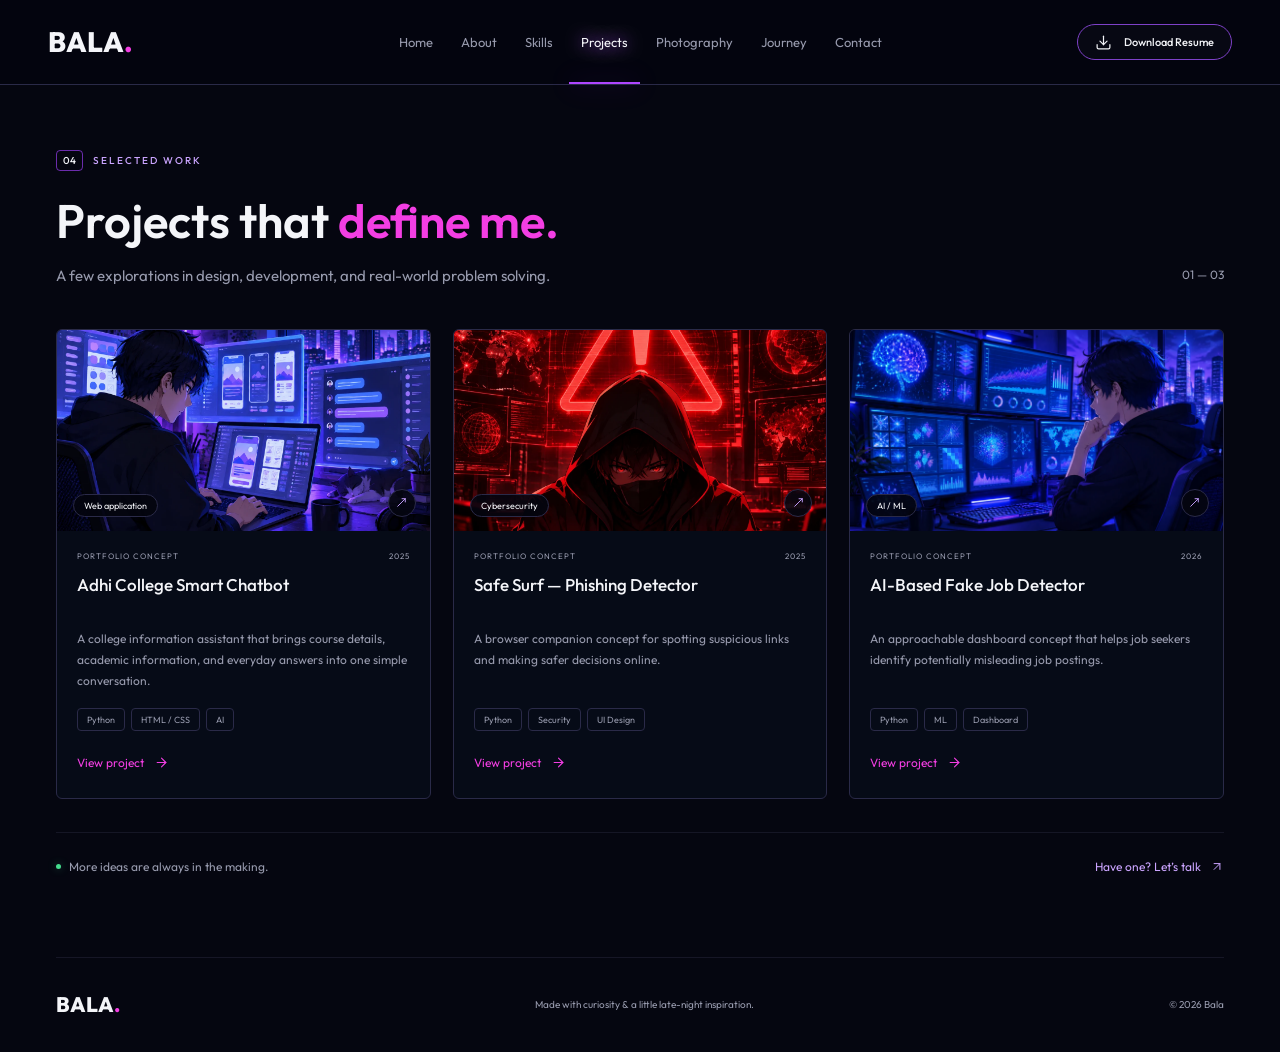
<file: templates/projects.html>
<!DOCTYPE html>
<html lang="en"><head><meta charset="utf-8"/><meta content="width=device-width, initial-scale=1" name="viewport"/><link href="https://fonts.googleapis.com/css2?family=Outfit:wght@300;400;500;600;700;800;900&amp;family=Permanent+Marker&amp;family=Caveat:wght@500;600&amp;display=swap" rel="stylesheet"/><link href="/static/styles.css" rel="stylesheet"/><link href="/static/styles.css" rel="stylesheet"/><title>Projects — Bala</title><meta content="Balasubramaniam" name="author"/><meta content="Explore Bala’s projects: a creative journey through design, technology, and photography." name="description"/><meta content="Projects — Bala" property="og:title"/><meta content="Explore Bala’s projects: a creative journey through design, technology, and photography." property="og:description"/><meta content="website" property="og:type"/><meta content="summary_large_image" name="twitter:card"/><link href="https://fonts.googleapis.com" rel="preconnect"/><link crossorigin="anonymous" href="https://fonts.gstatic.com" rel="preconnect"/></head><body><div class="portfolio"><header class="site-header"><div class="header-inner"><a aria-label="Bala home" class="wordmark" href="/">BALA<span>.</span></a><nav aria-label="Main navigation" class="desktop-nav"><a class="nav-link" href="/">Home</a><a class="nav-link" href="/about">About</a><a class="nav-link" href="/skills">Skills</a><a aria-current="page" class="nav-link active active" href="/projects">Projects</a><a class="nav-link" href="/photography">Photography</a><a class="nav-link" href="/journey">Journey</a><a class="nav-link" href="/contact">Contact</a></nav><a class="inline-flex items-center justify-center gap-2 whitespace-nowrap rounded-md text-sm font-medium cursor-pointer transition-colors focus-visible:outline-none focus-visible:ring-1 focus-visible:ring-ring disabled:pointer-events-none disabled:opacity-50 disabled:cursor-not-allowed [&amp;_svg]:pointer-events-none [&amp;_svg]:size-4 [&amp;_svg]:shrink-0 portfolio-button neon-outline h-9 px-4 py-2 resume-header" href="/resume"><svg aria-hidden="true" class="lucide lucide-download" fill="none" height="24" stroke="currentColor" stroke-linecap="round" stroke-linejoin="round" stroke-width="1.7" viewbox="0 0 24 24" width="24" xmlns="http://www.w3.org/2000/svg"><path d="M12 15V3"></path><path d="M21 15v4a2 2 0 0 1-2 2H5a2 2 0 0 1-2-2v-4"></path><path d="m7 10 5 5 5-5"></path></svg>Download Resume</a><input aria-label="Open menu" class="source-menu-input" id="mobile-nav" type="checkbox"/><label aria-label="Open menu" class="menu-toggle source-menu-label" for="mobile-nav"><svg aria-hidden="true" class="lucide lucide-menu" fill="none" height="24" stroke="currentColor" stroke-linecap="round" stroke-linejoin="round" stroke-width="1.7" viewbox="0 0 24 24" width="24" xmlns="http://www.w3.org/2000/svg"><path d="M4 5h16"></path><path d="M4 12h16"></path><path d="M4 19h16"></path></svg></label><nav aria-label="Mobile menu" class="mobile-menu"><a class="nav-link" href="/">Home</a><a class="nav-link" href="/about">About</a><a class="nav-link" href="/skills">Skills</a><a aria-current="page" class="nav-link active active" href="/projects">Projects</a><a class="nav-link" href="/photography">Photography</a><a class="nav-link" href="/journey">Journey</a><a class="nav-link" href="/contact">Contact</a></nav></div></header><nav aria-label="Quick navigation" class="mobile-dock"><a aria-label="Home" class="" href="/"><svg aria-hidden="true" class="lucide lucide-house" fill="none" height="24" stroke="currentColor" stroke-linecap="round" stroke-linejoin="round" stroke-width="1.7" viewbox="0 0 24 24" width="24" xmlns="http://www.w3.org/2000/svg"><path d="M15 21v-8a1 1 0 0 0-1-1h-4a1 1 0 0 0-1 1v8"></path><path d="M3 10a2 2 0 0 1 .709-1.528l7-6a2 2 0 0 1 2.582 0l7 6A2 2 0 0 1 21 10v9a2 2 0 0 1-2 2H5a2 2 0 0 1-2-2z"></path></svg><span>Home</span></a><a aria-label="About" class="" href="/about"><svg aria-hidden="true" class="lucide lucide-user-round" fill="none" height="24" stroke="currentColor" stroke-linecap="round" stroke-linejoin="round" stroke-width="1.7" viewbox="0 0 24 24" width="24" xmlns="http://www.w3.org/2000/svg"><circle cx="12" cy="8" r="5"></circle><path d="M20 21a8 8 0 0 0-16 0"></path></svg><span>About</span></a><a aria-label="Skills" class="" href="/skills"><svg aria-hidden="true" class="lucide lucide-code-xml" fill="none" height="24" stroke="currentColor" stroke-linecap="round" stroke-linejoin="round" stroke-width="1.7" viewbox="0 0 24 24" width="24" xmlns="http://www.w3.org/2000/svg"><path d="m18 16 4-4-4-4"></path><path d="m6 8-4 4 4 4"></path><path d="m14.5 4-5 16"></path></svg><span>Skills</span></a><a aria-current="page" aria-label="Projects" class="active active" href="/projects"><svg aria-hidden="true" class="lucide lucide-layers" fill="none" height="24" stroke="currentColor" stroke-linecap="round" stroke-linejoin="round" stroke-width="1.7" viewbox="0 0 24 24" width="24" xmlns="http://www.w3.org/2000/svg"><path d="M12.83 2.18a2 2 0 0 0-1.66 0L2.6 6.08a1 1 0 0 0 0 1.83l8.58 3.91a2 2 0 0 0 1.66 0l8.58-3.9a1 1 0 0 0 0-1.83z"></path><path d="M2 12a1 1 0 0 0 .58.91l8.6 3.91a2 2 0 0 0 1.65 0l8.58-3.9A1 1 0 0 0 22 12"></path><path d="M2 17a1 1 0 0 0 .58.91l8.6 3.91a2 2 0 0 0 1.65 0l8.58-3.9A1 1 0 0 0 22 17"></path></svg><span>Projects</span></a><a aria-label="Photography" class="" href="/photography"><svg aria-hidden="true" class="lucide lucide-camera" fill="none" height="24" stroke="currentColor" stroke-linecap="round" stroke-linejoin="round" stroke-width="1.7" viewbox="0 0 24 24" width="24" xmlns="http://www.w3.org/2000/svg"><path d="M13.997 4a2 2 0 0 1 1.76 1.05l.486.9A2 2 0 0 0 18.003 7H20a2 2 0 0 1 2 2v9a2 2 0 0 1-2 2H4a2 2 0 0 1-2-2V9a2 2 0 0 1 2-2h1.997a2 2 0 0 0 1.759-1.048l.489-.904A2 2 0 0 1 10.004 4z"></path><circle cx="12" cy="13" r="3"></circle></svg><span>Photos</span></a><a aria-label="Contact" class="" href="/contact"><svg aria-hidden="true" class="lucide lucide-mail" fill="none" height="24" stroke="currentColor" stroke-linecap="round" stroke-linejoin="round" stroke-width="1.7" viewbox="0 0 24 24" width="24" xmlns="http://www.w3.org/2000/svg"><path d="m22 7-8.991 5.727a2 2 0 0 1-2.009 0L2 7"></path><rect height="16" rx="2" width="20" x="2" y="4"></rect></svg><span>Contact</span></a></nav><main class="page-enter"><section class="projects-page content-width"><div class="section-row"><div class="section-heading"><div class="eyebrow"><span>04</span>SELECTED WORK</div><h1>Projects that<!-- --> <em>define me.</em></h1><p>A few explorations in design, development, and real-world problem solving.</p></div><span class="work-count">01 — 03</span></div><div class="project-grid"><article class="project-card"><a aria-label="View Adhi College Smart Chatbot" class="inline-flex items-center justify-center gap-2 whitespace-nowrap rounded-md text-sm font-medium cursor-pointer transition-colors focus-visible:outline-none focus-visible:ring-1 focus-visible:ring-ring disabled:pointer-events-none disabled:opacity-50 disabled:cursor-not-allowed [&amp;_svg]:pointer-events-none [&amp;_svg]:size-4 [&amp;_svg]:shrink-0 image-button h-9 px-4 py-2 project-image-button" href="/project/0"><img alt="Adhi College Smart Chatbot" loading="lazy" src="/static/images/project1.webp"/><span class="project-category">Web application</span><span class="image-arrow"><svg aria-hidden="true" class="lucide lucide-move-up-right" fill="none" height="24" stroke="currentColor" stroke-linecap="round" stroke-linejoin="round" stroke-width="1.7" viewbox="0 0 24 24" width="24" xmlns="http://www.w3.org/2000/svg"><path d="M13 5H19V11"></path><path d="M19 5L5 19"></path></svg></span></a><div class="project-body"><div class="project-meta">Portfolio concept<span>2025</span></div><h2>Adhi College Smart Chatbot</h2><p>A college information assistant that brings course details, academic information, and everyday answers into one simple conversation.</p><div class="project-tags"><span>Python</span><span>HTML / CSS</span><span>AI</span></div><a class="inline-flex items-center justify-center gap-2 whitespace-nowrap rounded-md text-sm font-medium cursor-pointer transition-colors focus-visible:outline-none focus-visible:ring-1 focus-visible:ring-ring disabled:pointer-events-none disabled:opacity-50 disabled:cursor-not-allowed [&amp;_svg]:pointer-events-none [&amp;_svg]:size-4 [&amp;_svg]:shrink-0 text-primary underline-offset-4 hover:underline h-9 px-4 py-2 project-link" href="/project/0">View project<svg aria-hidden="true" class="lucide lucide-arrow-right" fill="none" height="24" stroke="currentColor" stroke-linecap="round" stroke-linejoin="round" stroke-width="1.7" viewbox="0 0 24 24" width="24" xmlns="http://www.w3.org/2000/svg"><path d="M5 12h14"></path><path d="m12 5 7 7-7 7"></path></svg></a></div></article><article class="project-card"><a aria-label="View Safe Surf — Phishing Detector" class="inline-flex items-center justify-center gap-2 whitespace-nowrap rounded-md text-sm font-medium cursor-pointer transition-colors focus-visible:outline-none focus-visible:ring-1 focus-visible:ring-ring disabled:pointer-events-none disabled:opacity-50 disabled:cursor-not-allowed [&amp;_svg]:pointer-events-none [&amp;_svg]:size-4 [&amp;_svg]:shrink-0 image-button h-9 px-4 py-2 project-image-button" href="/project/1"><img alt="Safe Surf — Phishing Detector" loading="lazy" src="/static/images/project2.webp"/><span class="project-category">Cybersecurity</span><span class="image-arrow"><svg aria-hidden="true" class="lucide lucide-move-up-right" fill="none" height="24" stroke="currentColor" stroke-linecap="round" stroke-linejoin="round" stroke-width="1.7" viewbox="0 0 24 24" width="24" xmlns="http://www.w3.org/2000/svg"><path d="M13 5H19V11"></path><path d="M19 5L5 19"></path></svg></span></a><div class="project-body"><div class="project-meta">Portfolio concept<span>2025</span></div><h2>Safe Surf — Phishing Detector</h2><p>A browser companion concept for spotting suspicious links and making safer decisions online.</p><div class="project-tags"><span>Python</span><span>Security</span><span>UI Design</span></div><a class="inline-flex items-center justify-center gap-2 whitespace-nowrap rounded-md text-sm font-medium cursor-pointer transition-colors focus-visible:outline-none focus-visible:ring-1 focus-visible:ring-ring disabled:pointer-events-none disabled:opacity-50 disabled:cursor-not-allowed [&amp;_svg]:pointer-events-none [&amp;_svg]:size-4 [&amp;_svg]:shrink-0 text-primary underline-offset-4 hover:underline h-9 px-4 py-2 project-link" href="/project/1">View project<svg aria-hidden="true" class="lucide lucide-arrow-right" fill="none" height="24" stroke="currentColor" stroke-linecap="round" stroke-linejoin="round" stroke-width="1.7" viewbox="0 0 24 24" width="24" xmlns="http://www.w3.org/2000/svg"><path d="M5 12h14"></path><path d="m12 5 7 7-7 7"></path></svg></a></div></article><article class="project-card"><a aria-label="View AI-Based Fake Job Detector" class="inline-flex items-center justify-center gap-2 whitespace-nowrap rounded-md text-sm font-medium cursor-pointer transition-colors focus-visible:outline-none focus-visible:ring-1 focus-visible:ring-ring disabled:pointer-events-none disabled:opacity-50 disabled:cursor-not-allowed [&amp;_svg]:pointer-events-none [&amp;_svg]:size-4 [&amp;_svg]:shrink-0 image-button h-9 px-4 py-2 project-image-button" href="/project/2"><img alt="AI-Based Fake Job Detector" loading="lazy" src="/static/images/project3.webp"/><span class="project-category">AI / ML</span><span class="image-arrow"><svg aria-hidden="true" class="lucide lucide-move-up-right" fill="none" height="24" stroke="currentColor" stroke-linecap="round" stroke-linejoin="round" stroke-width="1.7" viewbox="0 0 24 24" width="24" xmlns="http://www.w3.org/2000/svg"><path d="M13 5H19V11"></path><path d="M19 5L5 19"></path></svg></span></a><div class="project-body"><div class="project-meta">Portfolio concept<span>2026</span></div><h2>AI-Based Fake Job Detector</h2><p>An approachable dashboard concept that helps job seekers identify potentially misleading job postings.</p><div class="project-tags"><span>Python</span><span>ML</span><span>Dashboard</span></div><a class="inline-flex items-center justify-center gap-2 whitespace-nowrap rounded-md text-sm font-medium cursor-pointer transition-colors focus-visible:outline-none focus-visible:ring-1 focus-visible:ring-ring disabled:pointer-events-none disabled:opacity-50 disabled:cursor-not-allowed [&amp;_svg]:pointer-events-none [&amp;_svg]:size-4 [&amp;_svg]:shrink-0 text-primary underline-offset-4 hover:underline h-9 px-4 py-2 project-link" href="/project/2">View project<svg aria-hidden="true" class="lucide lucide-arrow-right" fill="none" height="24" stroke="currentColor" stroke-linecap="round" stroke-linejoin="round" stroke-width="1.7" viewbox="0 0 24 24" width="24" xmlns="http://www.w3.org/2000/svg"><path d="M5 12h14"></path><path d="m12 5 7 7-7 7"></path></svg></a></div></article></div><div class="projects-footnote"><span><i></i>More ideas are always in the making.</span><a href="/contact">Have one? Let’s talk<svg aria-hidden="true" class="lucide lucide-arrow-up-right" fill="none" height="24" stroke="currentColor" stroke-linecap="round" stroke-linejoin="round" stroke-width="1.7" viewbox="0 0 24 24" width="24" xmlns="http://www.w3.org/2000/svg"><path d="M7 7h10v10"></path><path d="M7 17 17 7"></path></svg></a></div></section></main><footer class="site-footer content-width"><a class="wordmark" href="/">BALA<span>.</span></a><p>Made with curiosity &amp; a little late-night inspiration.</p><span>© 2026 Bala</span></footer></div><!--/$--></body></html>
</file>
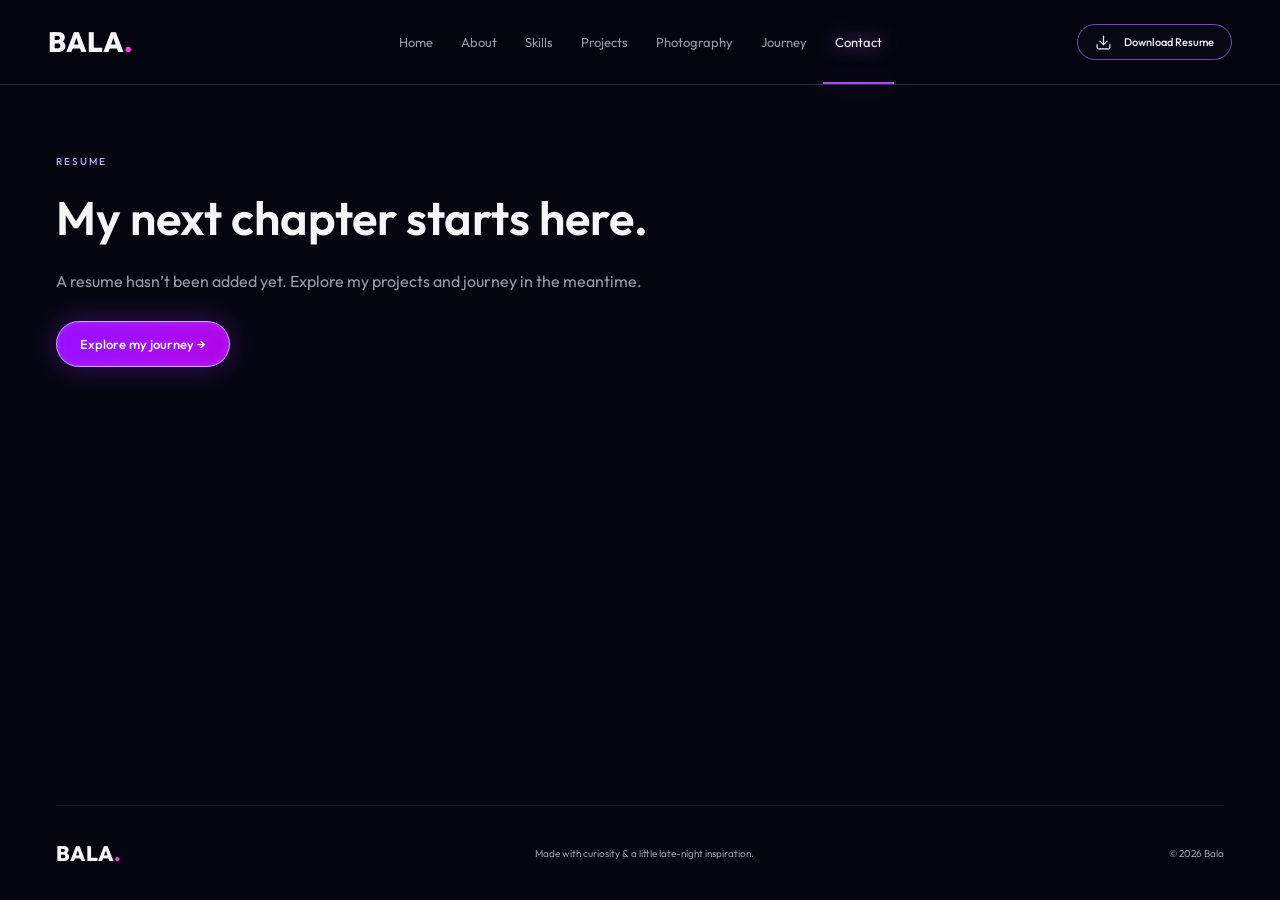
<file: templates/resume.html>
<!DOCTYPE html>
<html lang="en"><head><meta charset="utf-8"/><meta content="width=device-width, initial-scale=1" name="viewport"/><link href="https://fonts.googleapis.com/css2?family=Outfit:wght@300;400;500;600;700;800;900&amp;family=Permanent+Marker&amp;family=Caveat:wght@500;600&amp;display=swap" rel="stylesheet"/><link href="/static/styles.css" rel="stylesheet"/><link href="/static/styles.css" rel="stylesheet"/><title>Resume — Bala</title><meta content="Balasubramaniam" name="author"/><meta content="Explore Bala’s contact: a creative journey through design, technology, and photography." name="description"/><meta content="Contact — Bala" property="og:title"/><meta content="Explore Bala’s contact: a creative journey through design, technology, and photography." property="og:description"/><meta content="website" property="og:type"/><meta content="summary_large_image" name="twitter:card"/><link href="https://fonts.googleapis.com" rel="preconnect"/><link crossorigin="anonymous" href="https://fonts.gstatic.com" rel="preconnect"/></head><body><div class="portfolio"><header class="site-header"><div class="header-inner"><a aria-label="Bala home" class="wordmark" href="/">BALA<span>.</span></a><nav aria-label="Main navigation" class="desktop-nav"><a class="nav-link" href="/">Home</a><a class="nav-link" href="/about">About</a><a class="nav-link" href="/skills">Skills</a><a class="nav-link" href="/projects">Projects</a><a class="nav-link" href="/photography">Photography</a><a class="nav-link" href="/journey">Journey</a><a aria-current="page" class="nav-link active active" href="/contact">Contact</a></nav><a class="inline-flex items-center justify-center gap-2 whitespace-nowrap rounded-md text-sm font-medium cursor-pointer transition-colors focus-visible:outline-none focus-visible:ring-1 focus-visible:ring-ring disabled:pointer-events-none disabled:opacity-50 disabled:cursor-not-allowed [&amp;_svg]:pointer-events-none [&amp;_svg]:size-4 [&amp;_svg]:shrink-0 portfolio-button neon-outline h-9 px-4 py-2 resume-header" href="/resume"><svg aria-hidden="true" class="lucide lucide-download" fill="none" height="24" stroke="currentColor" stroke-linecap="round" stroke-linejoin="round" stroke-width="1.7" viewbox="0 0 24 24" width="24" xmlns="http://www.w3.org/2000/svg"><path d="M12 15V3"></path><path d="M21 15v4a2 2 0 0 1-2 2H5a2 2 0 0 1-2-2v-4"></path><path d="m7 10 5 5 5-5"></path></svg>Download Resume</a><input aria-label="Open menu" class="source-menu-input" id="mobile-nav" type="checkbox"/><label aria-label="Open menu" class="menu-toggle source-menu-label" for="mobile-nav"><svg aria-hidden="true" class="lucide lucide-menu" fill="none" height="24" stroke="currentColor" stroke-linecap="round" stroke-linejoin="round" stroke-width="1.7" viewbox="0 0 24 24" width="24" xmlns="http://www.w3.org/2000/svg"><path d="M4 5h16"></path><path d="M4 12h16"></path><path d="M4 19h16"></path></svg></label><nav aria-label="Mobile menu" class="mobile-menu"><a class="nav-link" href="/">Home</a><a class="nav-link" href="/about">About</a><a class="nav-link" href="/skills">Skills</a><a class="nav-link" href="/projects">Projects</a><a class="nav-link" href="/photography">Photography</a><a class="nav-link" href="/journey">Journey</a><a aria-current="page" class="nav-link active active" href="/contact">Contact</a></nav></div></header><nav aria-label="Quick navigation" class="mobile-dock"><a aria-label="Home" class="" href="/"><svg aria-hidden="true" class="lucide lucide-house" fill="none" height="24" stroke="currentColor" stroke-linecap="round" stroke-linejoin="round" stroke-width="1.7" viewbox="0 0 24 24" width="24" xmlns="http://www.w3.org/2000/svg"><path d="M15 21v-8a1 1 0 0 0-1-1h-4a1 1 0 0 0-1 1v8"></path><path d="M3 10a2 2 0 0 1 .709-1.528l7-6a2 2 0 0 1 2.582 0l7 6A2 2 0 0 1 21 10v9a2 2 0 0 1-2 2H5a2 2 0 0 1-2-2z"></path></svg><span>Home</span></a><a aria-label="About" class="" href="/about"><svg aria-hidden="true" class="lucide lucide-user-round" fill="none" height="24" stroke="currentColor" stroke-linecap="round" stroke-linejoin="round" stroke-width="1.7" viewbox="0 0 24 24" width="24" xmlns="http://www.w3.org/2000/svg"><circle cx="12" cy="8" r="5"></circle><path d="M20 21a8 8 0 0 0-16 0"></path></svg><span>About</span></a><a aria-label="Skills" class="" href="/skills"><svg aria-hidden="true" class="lucide lucide-code-xml" fill="none" height="24" stroke="currentColor" stroke-linecap="round" stroke-linejoin="round" stroke-width="1.7" viewbox="0 0 24 24" width="24" xmlns="http://www.w3.org/2000/svg"><path d="m18 16 4-4-4-4"></path><path d="m6 8-4 4 4 4"></path><path d="m14.5 4-5 16"></path></svg><span>Skills</span></a><a aria-label="Projects" class="" href="/projects"><svg aria-hidden="true" class="lucide lucide-layers" fill="none" height="24" stroke="currentColor" stroke-linecap="round" stroke-linejoin="round" stroke-width="1.7" viewbox="0 0 24 24" width="24" xmlns="http://www.w3.org/2000/svg"><path d="M12.83 2.18a2 2 0 0 0-1.66 0L2.6 6.08a1 1 0 0 0 0 1.83l8.58 3.91a2 2 0 0 0 1.66 0l8.58-3.9a1 1 0 0 0 0-1.83z"></path><path d="M2 12a1 1 0 0 0 .58.91l8.6 3.91a2 2 0 0 0 1.65 0l8.58-3.9A1 1 0 0 0 22 12"></path><path d="M2 17a1 1 0 0 0 .58.91l8.6 3.91a2 2 0 0 0 1.65 0l8.58-3.9A1 1 0 0 0 22 17"></path></svg><span>Projects</span></a><a aria-label="Photography" class="" href="/photography"><svg aria-hidden="true" class="lucide lucide-camera" fill="none" height="24" stroke="currentColor" stroke-linecap="round" stroke-linejoin="round" stroke-width="1.7" viewbox="0 0 24 24" width="24" xmlns="http://www.w3.org/2000/svg"><path d="M13.997 4a2 2 0 0 1 1.76 1.05l.486.9A2 2 0 0 0 18.003 7H20a2 2 0 0 1 2 2v9a2 2 0 0 1-2 2H4a2 2 0 0 1-2-2V9a2 2 0 0 1 2-2h1.997a2 2 0 0 0 1.759-1.048l.489-.904A2 2 0 0 1 10.004 4z"></path><circle cx="12" cy="13" r="3"></circle></svg><span>Photos</span></a><a aria-current="page" aria-label="Contact" class="active active" href="/contact"><svg aria-hidden="true" class="lucide lucide-mail" fill="none" height="24" stroke="currentColor" stroke-linecap="round" stroke-linejoin="round" stroke-width="1.7" viewbox="0 0 24 24" width="24" xmlns="http://www.w3.org/2000/svg"><path d="m22 7-8.991 5.727a2 2 0 0 1-2.009 0L2 7"></path><rect height="16" rx="2" width="20" x="2" y="4"></rect></svg><span>Contact</span></a></nav><main class="page-enter"><section class="source-dialog content-width"><div class="section-heading"><div class="eyebrow">RESUME</div><h1>My next chapter starts here.</h1></div><p>A resume hasn’t been added yet. Explore my projects and journey in the meantime.</p><a class="portfolio-button neon-button" href="/journey">Explore my journey →</a></section></main><footer class="site-footer content-width"><a class="wordmark" href="/">BALA<span>.</span></a><p>Made with curiosity &amp; a little late-night inspiration.</p><span>© 2026 Bala</span></footer></div><!--/$--></body></html>
</file>
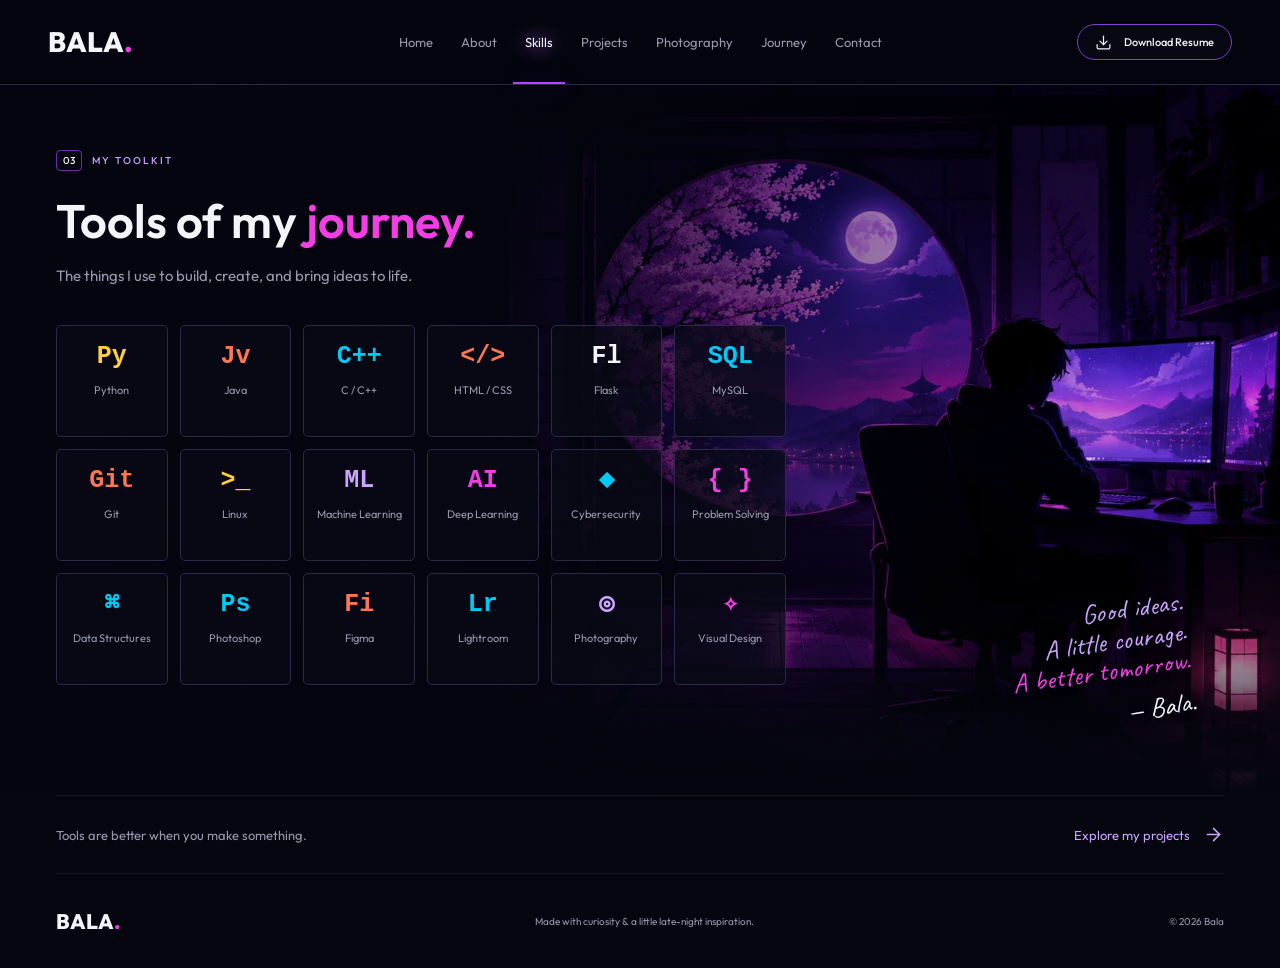
<file: templates/skills.html>
<!DOCTYPE html>
<html lang="en"><head><meta charset="utf-8"/><meta content="width=device-width, initial-scale=1" name="viewport"/><link href="https://fonts.googleapis.com/css2?family=Outfit:wght@300;400;500;600;700;800;900&amp;family=Permanent+Marker&amp;family=Caveat:wght@500;600&amp;display=swap" rel="stylesheet"/><link href="/static/styles.css" rel="stylesheet"/><link href="/static/styles.css" rel="stylesheet"/><title>Skills — Bala</title><meta content="Balasubramaniam" name="author"/><meta content="Explore Bala’s skills: a creative journey through design, technology, and photography." name="description"/><meta content="Skills — Bala" property="og:title"/><meta content="Explore Bala’s skills: a creative journey through design, technology, and photography." property="og:description"/><meta content="website" property="og:type"/><meta content="summary_large_image" name="twitter:card"/><link href="https://fonts.googleapis.com" rel="preconnect"/><link crossorigin="anonymous" href="https://fonts.gstatic.com" rel="preconnect"/></head><body><div class="portfolio"><header class="site-header"><div class="header-inner"><a aria-label="Bala home" class="wordmark" href="/">BALA<span>.</span></a><nav aria-label="Main navigation" class="desktop-nav"><a class="nav-link" href="/">Home</a><a class="nav-link" href="/about">About</a><a aria-current="page" class="nav-link active active" href="/skills">Skills</a><a class="nav-link" href="/projects">Projects</a><a class="nav-link" href="/photography">Photography</a><a class="nav-link" href="/journey">Journey</a><a class="nav-link" href="/contact">Contact</a></nav><a class="inline-flex items-center justify-center gap-2 whitespace-nowrap rounded-md text-sm font-medium cursor-pointer transition-colors focus-visible:outline-none focus-visible:ring-1 focus-visible:ring-ring disabled:pointer-events-none disabled:opacity-50 disabled:cursor-not-allowed [&amp;_svg]:pointer-events-none [&amp;_svg]:size-4 [&amp;_svg]:shrink-0 portfolio-button neon-outline h-9 px-4 py-2 resume-header" href="/resume"><svg aria-hidden="true" class="lucide lucide-download" fill="none" height="24" stroke="currentColor" stroke-linecap="round" stroke-linejoin="round" stroke-width="1.7" viewbox="0 0 24 24" width="24" xmlns="http://www.w3.org/2000/svg"><path d="M12 15V3"></path><path d="M21 15v4a2 2 0 0 1-2 2H5a2 2 0 0 1-2-2v-4"></path><path d="m7 10 5 5 5-5"></path></svg>Download Resume</a><input aria-label="Open menu" class="source-menu-input" id="mobile-nav" type="checkbox"/><label aria-label="Open menu" class="menu-toggle source-menu-label" for="mobile-nav"><svg aria-hidden="true" class="lucide lucide-menu" fill="none" height="24" stroke="currentColor" stroke-linecap="round" stroke-linejoin="round" stroke-width="1.7" viewbox="0 0 24 24" width="24" xmlns="http://www.w3.org/2000/svg"><path d="M4 5h16"></path><path d="M4 12h16"></path><path d="M4 19h16"></path></svg></label><nav aria-label="Mobile menu" class="mobile-menu"><a class="nav-link" href="/">Home</a><a class="nav-link" href="/about">About</a><a aria-current="page" class="nav-link active active" href="/skills">Skills</a><a class="nav-link" href="/projects">Projects</a><a class="nav-link" href="/photography">Photography</a><a class="nav-link" href="/journey">Journey</a><a class="nav-link" href="/contact">Contact</a></nav></div></header><nav aria-label="Quick navigation" class="mobile-dock"><a aria-label="Home" class="" href="/"><svg aria-hidden="true" class="lucide lucide-house" fill="none" height="24" stroke="currentColor" stroke-linecap="round" stroke-linejoin="round" stroke-width="1.7" viewbox="0 0 24 24" width="24" xmlns="http://www.w3.org/2000/svg"><path d="M15 21v-8a1 1 0 0 0-1-1h-4a1 1 0 0 0-1 1v8"></path><path d="M3 10a2 2 0 0 1 .709-1.528l7-6a2 2 0 0 1 2.582 0l7 6A2 2 0 0 1 21 10v9a2 2 0 0 1-2 2H5a2 2 0 0 1-2-2z"></path></svg><span>Home</span></a><a aria-label="About" class="" href="/about"><svg aria-hidden="true" class="lucide lucide-user-round" fill="none" height="24" stroke="currentColor" stroke-linecap="round" stroke-linejoin="round" stroke-width="1.7" viewbox="0 0 24 24" width="24" xmlns="http://www.w3.org/2000/svg"><circle cx="12" cy="8" r="5"></circle><path d="M20 21a8 8 0 0 0-16 0"></path></svg><span>About</span></a><a aria-current="page" aria-label="Skills" class="active active" href="/skills"><svg aria-hidden="true" class="lucide lucide-code-xml" fill="none" height="24" stroke="currentColor" stroke-linecap="round" stroke-linejoin="round" stroke-width="1.7" viewbox="0 0 24 24" width="24" xmlns="http://www.w3.org/2000/svg"><path d="m18 16 4-4-4-4"></path><path d="m6 8-4 4 4 4"></path><path d="m14.5 4-5 16"></path></svg><span>Skills</span></a><a aria-label="Projects" class="" href="/projects"><svg aria-hidden="true" class="lucide lucide-layers" fill="none" height="24" stroke="currentColor" stroke-linecap="round" stroke-linejoin="round" stroke-width="1.7" viewbox="0 0 24 24" width="24" xmlns="http://www.w3.org/2000/svg"><path d="M12.83 2.18a2 2 0 0 0-1.66 0L2.6 6.08a1 1 0 0 0 0 1.83l8.58 3.91a2 2 0 0 0 1.66 0l8.58-3.9a1 1 0 0 0 0-1.83z"></path><path d="M2 12a1 1 0 0 0 .58.91l8.6 3.91a2 2 0 0 0 1.65 0l8.58-3.9A1 1 0 0 0 22 12"></path><path d="M2 17a1 1 0 0 0 .58.91l8.6 3.91a2 2 0 0 0 1.65 0l8.58-3.9A1 1 0 0 0 22 17"></path></svg><span>Projects</span></a><a aria-label="Photography" class="" href="/photography"><svg aria-hidden="true" class="lucide lucide-camera" fill="none" height="24" stroke="currentColor" stroke-linecap="round" stroke-linejoin="round" stroke-width="1.7" viewbox="0 0 24 24" width="24" xmlns="http://www.w3.org/2000/svg"><path d="M13.997 4a2 2 0 0 1 1.76 1.05l.486.9A2 2 0 0 0 18.003 7H20a2 2 0 0 1 2 2v9a2 2 0 0 1-2 2H4a2 2 0 0 1-2-2V9a2 2 0 0 1 2-2h1.997a2 2 0 0 0 1.759-1.048l.489-.904A2 2 0 0 1 10.004 4z"></path><circle cx="12" cy="13" r="3"></circle></svg><span>Photos</span></a><a aria-label="Contact" class="" href="/contact"><svg aria-hidden="true" class="lucide lucide-mail" fill="none" height="24" stroke="currentColor" stroke-linecap="round" stroke-linejoin="round" stroke-width="1.7" viewbox="0 0 24 24" width="24" xmlns="http://www.w3.org/2000/svg"><path d="m22 7-8.991 5.727a2 2 0 0 1-2.009 0L2 7"></path><rect height="16" rx="2" width="20" x="2" y="4"></rect></svg><span>Contact</span></a></nav><main class="page-enter"><section class="skills-main illustrated-section"><img alt="Anime creative workspace overlooking cherry blossoms and the moon" class="section-art" src="/static/images/skills.webp"/><div class="section-art-shade"></div><div class="content-width skills-content"><div class="section-heading"><div class="eyebrow"><span>03</span>MY TOOLKIT</div><h1>Tools of my<!-- --> <em>journey.</em></h1><p>The things I use to build, create, and bring ideas to life.</p></div><div class="skills-grid"><div class="skill-tile skill-python"><span>Py</span><p>Python</p></div><div class="skill-tile skill-java"><span>Jv</span><p>Java</p></div><div class="skill-tile skill-cyan"><span>C++</span><p>C / C++</p></div><div class="skill-tile skill-coral"><span>&lt;/&gt;</span><p>HTML / CSS</p></div><div class="skill-tile skill-light"><span>Fl</span><p>Flask</p></div><div class="skill-tile skill-cyan"><span>SQL</span><p>MySQL</p></div><div class="skill-tile skill-coral"><span>Git</span><p>Git</p></div><div class="skill-tile skill-yellow"><span>&gt;_</span><p>Linux</p></div><div class="skill-tile skill-violet"><span>ML</span><p>Machine Learning</p></div><div class="skill-tile skill-pink"><span>AI</span><p>Deep Learning</p></div><div class="skill-tile skill-cyan"><span>◈</span><p>Cybersecurity</p></div><div class="skill-tile skill-pink"><span>{ }</span><p>Problem Solving</p></div><div class="skill-tile skill-cyan"><span>⌘</span><p>Data Structures</p></div><div class="skill-tile skill-cyan"><span>Ps</span><p>Photoshop</p></div><div class="skill-tile skill-coral"><span>Fi</span><p>Figma</p></div><div class="skill-tile skill-cyan"><span>Lr</span><p>Lightroom</p></div><div class="skill-tile skill-violet"><span>◎</span><p>Photography</p></div><div class="skill-tile skill-pink"><span>✧</span><p>Visual Design</p></div></div></div><blockquote>Good ideas.<br/>A little courage.<br/><em>A better tomorrow.</em><cite>— Bala.</cite></blockquote></section><section class="page-next content-width"><span>Tools are better when you make something.</span><a href="/projects">Explore my projects<svg aria-hidden="true" class="lucide lucide-arrow-right" fill="none" height="24" stroke="currentColor" stroke-linecap="round" stroke-linejoin="round" stroke-width="1.7" viewbox="0 0 24 24" width="24" xmlns="http://www.w3.org/2000/svg"><path d="M5 12h14"></path><path d="m12 5 7 7-7 7"></path></svg></a></section></main><footer class="site-footer content-width"><a class="wordmark" href="/">BALA<span>.</span></a><p>Made with curiosity &amp; a little late-night inspiration.</p><span>© 2026 Bala</span></footer></div><!--/$--></body></html>
</file>
<file: static/styles.css>
:root {
  --background: oklch(0.125 0.026 277);
  --foreground: oklch(0.97 0.006 280);
  --primary: oklch(0.64 0.28 302);
  --primary-foreground: oklch(1 0 0);
  --secondary: oklch(0.17 0.035 274);
  --muted: oklch(0.2 0.025 277);
  --muted-foreground: oklch(0.69 0.028 278);
  --accent: oklch(0.25 0.06 294);
  --card: oklch(0.15 0.027 267);
  --border: oklch(0.3 0.054 282);
  --destructive: oklch(0.62 0.22 28);
  --pink: oklch(0.69 0.27 332);
  --violet-soft: oklch(0.79 0.14 302);
  --cyan: oklch(0.77 0.15 220);
  --yellow: oklch(0.87 0.16 88);
  --green: oklch(0.8 0.17 156);
  --coral: oklch(0.73 0.18 35);
  --python: oklch(0.79 0.16 90);
  --nav-surface: oklch(0.12 0.025 277 / 92%);
  --soft-surface: oklch(0.15 0.026 277 / 75%);
  --overlay: oklch(0.08 0.025 278 / 82%);
  --subtle-line: oklch(0.3 0.04 280 / 45%);
  --shadow-neon: 0 0 26px oklch(0.57 0.29 301 / 35%);
  --gradient-neon: linear-gradient(105deg, oklch(0.57 0.3 300), oklch(0.57 0.28 315));
  --gradient-shade: linear-gradient(
    90deg,
    oklch(0.1 0.025 277 / 95%) 0%,
    oklch(0.1 0.025 277 / 85%) 26%,
    oklch(0.1 0.025 277 / 25%) 57%,
    transparent 80%
  );
  --font-display: "Permanent Marker", cursive;
  --font-hand: "Caveat", cursive;
  --radius: 8px;
}
* {
  box-sizing: border-box;
  border-color: var(--border);
}
html {
  scroll-behavior: smooth;
}
body {
  margin: 0;
  font-family: "Outfit", sans-serif;
  background: var(--background);
  color: var(--foreground);
  -webkit-font-smoothing: antialiased;
  letter-spacing: 0;
}
a {
  text-decoration: none;
  color: inherit;
}
button,
input,
textarea {
  font: inherit;
}
button,
a {
  -webkit-tap-highlight-color: transparent;
}
button {
  cursor: pointer;
}
button:focus-visible,
a:focus-visible {
  outline: 2px solid var(--violet-soft);
  outline-offset: 5px;
}
img {
  display: block;
  width: 100%;
}
svg {
  width: 21px;
  height: 21px;
  flex-shrink: 0;
}
::selection {
  background: var(--primary);
  color: var(--primary-foreground);
}
h1,
h2,
h3,
p,
blockquote {
  margin: 0;
}
em {
  color: var(--pink);
  font-style: normal;
}
.content-width {
  width: min(1280px, calc(100% - 112px));
  margin-inline: auto;
}
.portfolio {
  min-height: 100vh;
  overflow: clip;
}
.site-header {
  position: relative;
  z-index: 30;
  background: var(--nav-surface);
  border-bottom: 1px solid var(--border);
}
.header-inner {
  height: 84px;
  width: min(1440px, calc(100% - 96px));
  margin: auto;
  display: grid;
  grid-template-columns: minmax(100px, 1fr) auto minmax(180px, 1fr);
  align-items: center;
  gap: 36px;
}
.wordmark {
  font-weight: 800;
  font-size: 28px;
  line-height: 1;
  width: fit-content;
}
.wordmark span {
  color: var(--pink);
}
.desktop-nav {
  display: flex;
  align-items: stretch;
  align-self: stretch;
  gap: 28px;
}
.nav-link {
  position: relative;
  color: var(--muted-foreground);
  font-size: 13px;
  display: flex;
  align-items: center;
  transition: color 180ms ease;
}
.nav-link:hover,
.nav-link.active {
  color: var(--foreground);
}
.nav-link.active::after {
  content: "";
  position: absolute;
  height: 2px;
  bottom: 0;
  left: -12px;
  right: -12px;
  background: var(--primary);
  box-shadow: var(--shadow-neon);
}
.nav-link.active {
  text-shadow: 0 0 16px var(--primary);
}
.portfolio-button {
  border-radius: 30px;
  height: 46px;
  padding: 0 23px;
  font-size: 13px;
  font-weight: 500;
  gap: 12px;
  transition:
    transform 0.2s,
    box-shadow 0.2s,
    background 0.2s;
}
.portfolio-button svg {
  width: 17px;
  height: 17px;
}
.neon-button {
  color: var(--primary-foreground);
  background: var(--gradient-neon);
  border: 1px solid var(--violet-soft);
  box-shadow:
    var(--shadow-neon),
    inset 0 0 10px oklch(0.85 0.14 302 / 18%);
}
.neon-button:hover {
  transform: translateY(-2px);
  box-shadow: 0 0 34px oklch(0.64 0.28 302 / 55%);
}
.neon-outline {
  background: var(--soft-surface);
  border: 1px solid color-mix(in oklab, var(--primary) 65%, var(--border));
  color: var(--foreground);
}
.neon-outline:hover {
  background: var(--accent);
  border-color: var(--violet-soft);
  transform: translateY(-2px);
}
.resume-header {
  justify-self: end;
  height: 36px;
  padding-inline: 17px;
  font-size: 11px;
}
.menu-toggle,
.mobile-dock,
.mobile-menu {
  display: none;
}
.page-enter {
  animation: page-in 0.55s ease both;
  min-height: calc(100vh - 180px);
}
.home-hero {
  position: relative;
  isolation: isolate;
  min-height: 704px;
}
.hero-art {
  position: absolute;
  inset: 0;
  width: 100%;
  height: 100%;
  object-fit: cover;
  object-position: center 44%;
  z-index: -3;
}
.hero-shade {
  position: absolute;
  inset: 0;
  z-index: -2;
  background: var(--gradient-shade);
}
.hero-shade::after {
  content: "";
  position: absolute;
  inset: 0;
  background: linear-gradient(
    0deg,
    var(--background) 0%,
    transparent 27%,
    transparent 87%,
    oklch(0.12 0.025 277 / 30%)
  );
}
.hero-inner {
  width: min(1280px, calc(100% - 112px));
  margin: auto;
  padding-top: 24px;
  position: relative;
}
.hero-topline {
  display: flex;
  justify-content: space-between;
  align-items: center;
  font-size: 9px;
  font-weight: 400;
  color: var(--muted-foreground);
  letter-spacing: 1.6px;
}
.hero-topline > span:first-child {
  display: inline-flex;
  gap: 7px;
  align-items: center;
}
i {
  display: inline-block;
}
.hero-topline i,
.contact-availability i,
.info-tags i,
.projects-footnote i {
  width: 5px;
  height: 5px;
  border-radius: 50%;
  background: var(--green);
  box-shadow: 0 0 8px color-mix(in oklab, var(--green) 40%, transparent);
}
.hero-copy {
  padding-top: 67px;
  max-width: 550px;
  position: relative;
  z-index: 2;
}
.eyebrow {
  font-size: 10px;
  font-weight: 500;
  letter-spacing: 2px;
  color: var(--violet-soft);
  display: flex;
  align-items: center;
  gap: 10px;
}
.eyebrow > span {
  font-size: 10px;
  letter-spacing: 0;
  color: var(--foreground);
  padding: 3px 6px;
  border: 1px solid color-mix(in oklab, var(--primary) 60%, transparent);
  border-radius: 4px;
}
.hero-greeting {
  font-weight: 500;
  font-size: 39px;
  line-height: 1.2;
  margin-top: 25px;
}
.hero-name {
  font-family: var(--font-display);
  font-size: 128px;
  line-height: 1.1;
  font-weight: 400;
  margin-left: -6px;
}
.hero-name span {
  color: var(--pink);
}
.hero-role {
  font-size: 19px;
  font-weight: 500;
  margin-top: 8px;
}
.hero-description {
  font-size: 15px;
  line-height: 1.65;
  color: var(--muted-foreground);
  margin-top: 13px;
}
.hero-actions {
  display: flex;
  gap: 14px;
  margin-top: 27px;
}
.social-links {
  display: flex;
  gap: 12px;
  margin-top: 24px;
}
.social-button {
  border: 1px solid var(--border);
  border-radius: 50%;
  width: 35px;
  height: 35px;
  background: var(--soft-surface);
  color: var(--muted-foreground);
  transition: all 0.2s;
}
.social-button svg {
  width: 16px;
  height: 16px;
}
.social-button:hover {
  border-color: var(--primary);
  color: var(--foreground);
  background: var(--accent);
  transform: translateY(-3px);
}
.hero-side-note {
  position: absolute;
  right: 0;
  top: 274px;
  display: flex;
  align-items: center;
  flex-direction: column;
  gap: 14px;
}
.hero-side-note > span {
  writing-mode: vertical-rl;
  font-family: serif;
  font-size: 27px;
  letter-spacing: 6px;
}
.hero-side-note small {
  font-size: 9px;
  line-height: 1.4;
  text-align: center;
  font-style: italic;
  letter-spacing: 1px;
}
.hero-bottom {
  display: grid;
  grid-template-columns: 1fr 1fr 1.4fr 1.5fr 1fr;
  gap: 0;
  margin-top: 43px;
  padding: 25px 0 30px;
  border-top: 1px solid var(--subtle-line);
}
.hero-stat {
  padding-left: 25px;
  border-left: 1px solid var(--subtle-line);
  min-width: 0;
  display: flex;
  gap: 13px;
  align-items: center;
}
.hero-stat:first-child {
  padding-left: 0;
  border: 0;
}
.hero-stat:nth-child(-n + 2) {
  align-items: flex-start;
  flex-direction: column;
  gap: 2px;
}
.hero-stat > strong {
  font-size: 16px;
  font-weight: 500;
}
.hero-stat:nth-child(-n + 2) > strong {
  font-size: 25px;
  line-height: 1.1;
}
.hero-stat strong > span {
  color: var(--pink);
}
.hero-stat > span,
.hero-stat strong > span:not(:only-child) {
  font-size: 11px;
  color: var(--muted-foreground);
}
.hero-stat:nth-child(n + 3) strong > span {
  display: block;
  color: var(--muted-foreground);
  font-size: 11px;
  font-weight: 400;
  margin-top: 4px;
}
.hero-stat > svg {
  color: var(--violet-soft);
  width: 25px;
  height: 25px;
}
.scroll-link {
  font-size: 8px;
  letter-spacing: 1.4px;
  display: flex;
  justify-content: flex-end;
  align-items: center;
  gap: 13px;
  color: var(--muted-foreground);
}
.scroll-link svg {
  border: 1px solid var(--border);
  border-radius: 50%;
  padding: 8px;
  height: 35px;
  width: 35px;
  color: var(--violet-soft);
}
.home-about {
  padding-block: 55px 60px;
  display: grid;
  grid-template-columns: 1.1fr 1.3fr auto;
  gap: 48px;
  align-items: center;
  border-bottom: 1px solid var(--subtle-line);
}
h2 {
  font-size: 31px;
  line-height: 1.2;
  font-weight: 600;
}
.home-about h2 {
  margin-top: 14px;
}
.home-about > p {
  color: var(--muted-foreground);
  font-size: 14px;
  line-height: 1.8;
}
.home-about .portfolio-button {
  height: 40px;
  font-size: 11px;
  padding: 0 18px;
}
.home-work {
  padding-block: 60px 80px;
}
.section-row {
  display: flex;
  justify-content: space-between;
  align-items: flex-end;
  gap: 30px;
  margin-bottom: 30px;
}
.section-row h2 {
  margin-top: 14px;
}
.text-link {
  display: flex;
  align-items: center;
  gap: 12px;
  font-size: 12px;
  color: var(--violet-soft);
}
.text-link svg {
  width: 16px;
}
.section-heading h1 {
  font-size: 47px;
  font-weight: 600;
  line-height: 1.15;
  margin-top: 23px;
  max-width: 760px;
}
.section-heading > p {
  margin-top: 15px;
  color: var(--muted-foreground);
  font-size: 15px;
  line-height: 1.7;
  max-width: 680px;
}
.illustrated-section {
  position: relative;
  isolation: isolate;
}
.section-art {
  position: absolute;
  width: 100%;
  height: 100%;
  object-fit: cover;
  inset: 0;
  z-index: -3;
}
.section-art-shade {
  position: absolute;
  z-index: -2;
  inset: 0;
  background: var(--gradient-shade);
}
.section-art-shade::after {
  content: "";
  position: absolute;
  inset: 0;
  background: linear-gradient(0deg, var(--background), transparent 28%);
}
.about-main {
  min-height: 582px;
  padding-top: 66px;
  padding-bottom: 45px;
}
.about-main .section-art {
  object-position: center 40%;
}
.about-content .section-heading h1 {
  max-width: 360px;
}
.about-content .section-heading h1 em {
  display: block;
}
.about-bio {
  max-width: 485px;
  margin-top: 22px;
  display: grid;
  gap: 14px;
  color: var(--muted-foreground);
  font-size: 14px;
  line-height: 1.7;
}
.about-bio strong {
  color: var(--foreground);
  font-weight: 400;
}
.info-tags {
  display: flex;
  flex-wrap: wrap;
  gap: 9px;
  margin-top: 28px;
}
.info-tags > span {
  border: 1px solid var(--border);
  background: var(--soft-surface);
  font-size: 10px;
  padding: 9px 11px;
  display: flex;
  gap: 7px;
  align-items: center;
  border-radius: 5px;
}
.info-tags svg {
  width: 14px;
  height: 14px;
  color: var(--pink);
}
.illustrated-section blockquote {
  position: absolute;
  right: 7%;
  bottom: 65px;
  font-family: var(--font-hand);
  font-size: 27px;
  line-height: 1.1;
  color: var(--violet-soft);
  transform: rotate(-8deg);
  text-align: right;
  text-shadow: 0 2px 8px var(--background);
}
blockquote em {
  color: var(--pink);
}
blockquote cite {
  display: block;
  color: var(--foreground);
  margin-top: 12px;
  font-style: normal;
}
.qualities {
  display: grid;
  grid-template-columns: repeat(4, 1fr);
  gap: 16px;
  padding-block: 15px 48px;
}
.quality {
  display: flex;
  gap: 14px;
  padding: 24px 18px;
  background: var(--card);
  border: 1px solid var(--border);
  border-radius: 6px;
}
.quality > svg {
  color: var(--violet-soft);
  width: 31px;
  height: 31px;
  margin-top: 2px;
}
.quality h3 {
  font-size: 14px;
  font-weight: 500;
  margin-bottom: 7px;
}
.quality p {
  color: var(--muted-foreground);
  font-size: 11px;
  line-height: 1.7;
}
.page-next {
  display: flex;
  justify-content: space-between;
  align-items: center;
  padding-block: 28px;
  border-top: 1px solid var(--subtle-line);
  font-size: 13px;
  color: var(--muted-foreground);
}
.page-next a {
  color: var(--violet-soft);
  display: flex;
  gap: 13px;
  align-items: center;
}
.skills-main {
  min-height: 710px;
  padding-block: 65px;
}
.skills-main .section-art {
  object-position: right center;
}
.skills-main .section-art-shade {
  background: linear-gradient(
    90deg,
    var(--background),
    oklch(0.12 0.025 277 / 90%) 35%,
    transparent 83%
  );
}
.skills-grid {
  display: grid;
  grid-template-columns: repeat(6, minmax(0, 1fr));
  gap: 12px;
  width: min(730px, 68%);
  margin-top: 36px;
}
.skill-tile {
  background: var(--soft-surface);
  border: 1px solid var(--border);
  border-radius: 5px;
  min-height: 112px;
  padding: 17px 6px 14px;
  display: flex;
  flex-direction: column;
  align-items: center;
  gap: 11px;
  text-align: center;
  transition:
    transform 0.2s,
    border-color 0.2s;
}
.skill-tile:hover {
  transform: translateY(-4px);
  border-color: var(--primary);
}
.skill-tile > span {
  font-size: 25px;
  font-weight: 600;
  line-height: 1.1;
  color: var(--violet-soft);
  min-height: 29px;
  font-family: monospace;
}
.skill-tile p {
  font-size: 11px;
  color: var(--muted-foreground);
  line-height: 1.3;
}
.skill-python > span,
.skill-yellow > span {
  color: var(--yellow);
}
.skill-coral > span,
.skill-java > span {
  color: var(--coral);
}
.skill-cyan > span {
  color: var(--cyan);
}
.skill-pink > span {
  color: var(--pink);
}
.skill-light > span {
  color: var(--foreground);
}
.projects-page,
.photography-page,
.journey-page {
  padding-top: 65px;
  padding-bottom: 80px;
  min-height: 710px;
}
.projects-page .section-row {
  margin-bottom: 40px;
}
.work-count {
  font-size: 12px;
  color: var(--muted-foreground);
  margin-bottom: 7px;
  white-space: nowrap;
}
.project-grid {
  display: grid;
  grid-template-columns: repeat(3, minmax(0, 1fr));
  gap: 22px;
}
.project-card {
  border: 1px solid var(--border);
  background: var(--card);
  border-radius: 6px;
  overflow: hidden;
  transition:
    border-color 0.25s,
    transform 0.25s;
}
.project-card:hover {
  transform: translateY(-5px);
  border-color: color-mix(in oklab, var(--primary) 65%, var(--border));
}
.image-button {
  width: 100%;
  border-radius: 0;
  padding: 0;
  height: auto;
  display: block;
  background: transparent;
  overflow: hidden;
  position: relative;
}
.project-image-button {
  aspect-ratio: 1.85;
}
.project-image-button img {
  height: 100%;
  object-fit: cover;
  object-position: center 42%;
  transition: transform 0.6s;
}
.project-image-button:hover img,
.photo-image-button:hover img {
  transform: scale(1.045);
}
.project-category {
  position: absolute;
  bottom: 14px;
  left: 16px;
  background: var(--nav-surface);
  border: 1px solid var(--border);
  color: var(--foreground);
  border-radius: 20px;
  padding: 5px 10px;
  font-size: 9px;
}
.image-arrow {
  position: absolute;
  bottom: 14px;
  right: 14px;
  height: 28px;
  width: 28px;
  background: var(--nav-surface);
  border: 1px solid var(--border);
  border-radius: 50%;
  display: grid;
  place-items: center;
  color: var(--violet-soft);
}
.image-arrow svg {
  width: 13px;
  height: 13px;
}
.project-body {
  padding: 20px;
}
.project-meta {
  text-transform: uppercase;
  font-size: 8px;
  color: var(--muted-foreground);
  display: flex;
  justify-content: space-between;
  letter-spacing: 1px;
  margin-bottom: 12px;
}
.project-body h2 {
  font-size: 17px;
  font-weight: 500;
  line-height: 1.4;
  min-height: 47px;
}
.project-body > p {
  font-size: 12px;
  line-height: 1.75;
  color: var(--muted-foreground);
  margin-top: 8px;
  min-height: 63px;
}
.project-tags {
  display: flex;
  flex-wrap: wrap;
  gap: 6px;
  margin-top: 17px;
}
.project-tags > span {
  border: 1px solid var(--border);
  font-size: 9px;
  padding: 5px 9px;
  border-radius: 4px;
  color: var(--muted-foreground);
}
.project-link {
  padding: 0;
  margin-top: 17px;
  height: 30px;
  gap: 10px;
  font-size: 12px;
  color: var(--pink);
}
.project-link svg {
  width: 15px;
}
.projects-footnote {
  margin-top: 33px;
  padding-top: 23px;
  border-top: 1px solid var(--subtle-line);
  display: flex;
  align-items: center;
  justify-content: space-between;
  font-size: 12px;
  color: var(--muted-foreground);
}
.projects-footnote > span {
  display: flex;
  align-items: center;
  gap: 8px;
}
.projects-footnote > a {
  display: flex;
  align-items: center;
  gap: 9px;
  color: var(--violet-soft);
}
.projects-footnote svg {
  width: 14px;
}
.gallery-toolbar {
  display: flex;
  justify-content: space-between;
  align-items: center;
  gap: 20px;
  margin-block: 35px 27px;
  padding-bottom: 18px;
  border-bottom: 1px solid var(--subtle-line);
}
.filter-tabs {
  display: flex;
  gap: 4px;
}
.filter-button {
  background: transparent;
  color: var(--muted-foreground);
  border-radius: 4px;
  font-size: 12px;
  height: 34px;
  padding: 0 13px;
  border: 1px solid transparent;
}
.filter-button[aria-pressed="true"] {
  color: var(--violet-soft);
  background: var(--accent);
  border-color: color-mix(in oklab, var(--primary) 45%, transparent);
}
.filter-button:hover {
  color: var(--foreground);
}
.sample-note {
  color: var(--muted-foreground);
  font-size: 9px;
  letter-spacing: 1px;
}
.photo-grid {
  display: grid;
  grid-template-columns: repeat(4, minmax(0, 1fr));
  gap: 22px;
  align-items: start;
}
.photo-image-button {
  aspect-ratio: 0.74;
  border-radius: 5px;
}
.photo-image-button img {
  height: 100%;
  object-fit: cover;
  transition: transform 0.6s;
}
.photo-card:nth-child(even) {
  margin-top: 50px;
}
.photo-card:nth-child(3) .photo-image-button {
  aspect-ratio: 0.9;
}
.photo-card > div {
  margin-top: 16px;
}
.photo-card > div > span {
  font-size: 9px;
  text-transform: uppercase;
  letter-spacing: 1.5px;
  color: var(--pink);
}
.photo-card h2 {
  font-size: 16px;
  margin-top: 6px;
  font-weight: 400;
}
.photo-expand {
  position: absolute;
  bottom: 12px;
  right: 12px;
  background: var(--nav-surface);
  border: 1px solid var(--border);
  border-radius: 50%;
  width: 30px;
  height: 30px;
  display: grid;
  place-items: center;
}
.photo-expand svg {
  width: 14px;
}
.timeline {
  display: grid;
  grid-template-columns: repeat(6, minmax(0, 1fr));
  gap: 22px;
  margin-top: 70px;
  position: relative;
}
.timeline::before {
  content: "";
  position: absolute;
  width: 100%;
  height: 1px;
  background: linear-gradient(90deg, var(--primary), var(--cyan), var(--primary));
  top: 69px;
  box-shadow: var(--shadow-neon);
}
.milestone {
  position: relative;
}
.milestone-year {
  font-size: 12px;
  color: var(--muted-foreground);
}
.timeline-icon {
  width: 47px;
  height: 47px;
  margin-block: 23px 21px;
  display: grid;
  place-items: center;
  border: 1px solid var(--primary);
  border-radius: 50%;
  color: var(--violet-soft);
  background: var(--background);
  box-shadow: var(--shadow-neon);
  position: relative;
}
.timeline-icon svg {
  width: 23px;
  height: 23px;
}
.milestone h2 {
  font-size: 15px;
  line-height: 1.4;
  min-height: 42px;
  font-weight: 500;
}
.milestone p {
  font-size: 12px;
  line-height: 1.7;
  color: var(--muted-foreground);
  margin-top: 12px;
  min-height: 104px;
}
.milestone-tag {
  display: inline-block;
  font-size: 9px;
  border: 1px solid var(--border);
  border-radius: 20px;
  padding: 7px 10px;
  margin-top: 14px;
  color: var(--violet-soft);
}
.journey-quote {
  margin-top: 70px;
  padding-top: 35px;
  border-top: 1px solid var(--subtle-line);
  display: flex;
  align-items: center;
  justify-content: center;
  gap: 28px;
}
.journey-quote > span {
  font-family: Georgia, serif;
  color: var(--primary);
  font-size: 95px;
  line-height: 1;
}
.journey-quote > p {
  font-size: 24px;
  line-height: 1.4;
}
.journey-quote > cite {
  font-family: var(--font-hand);
  font-size: 25px;
  color: var(--muted-foreground);
  margin-left: 20px;
  align-self: flex-end;
}
.contact-page {
  min-height: 720px;
  padding-top: 74px;
  padding-bottom: 75px;
}
.contact-page .section-heading h1 {
  max-width: 570px;
  font-size: 54px;
}
.contact-page .section-heading h1 em {
  display: block;
}
.contact-page .section-heading > p {
  max-width: 480px;
}
.contact-page .section-art {
  object-position: center 45%;
}
.contact-page .section-art-shade {
  background: linear-gradient(
    90deg,
    var(--background),
    oklch(0.12 0.025 277 / 88%) 30%,
    transparent 85%
  );
}
.contact-options {
  display: grid;
  grid-template-columns: repeat(2, minmax(0, 1fr));
  max-width: 610px;
  gap: 12px;
  margin-top: 35px;
}
.contact-option {
  padding: 18px 15px;
  background: var(--soft-surface);
  border: 1px solid var(--border);
  border-radius: 5px;
  display: grid;
  grid-template-columns: 27px minmax(0, 1fr) 14px;
  gap: 12px;
  align-items: center;
}
a.contact-option:hover {
  border-color: var(--primary);
  background: var(--accent);
}
.contact-option > svg:first-child {
  color: var(--violet-soft);
  width: 25px;
  height: 25px;
}
.contact-option > svg:last-child:not(:first-child) {
  width: 13px;
  height: 13px;
  color: var(--muted-foreground);
}
.contact-option > span {
  min-width: 0;
}
.contact-option strong {
  font-size: 12px;
  font-weight: 500;
  display: block;
  overflow-wrap: anywhere;
}
.contact-option small {
  font-size: 10px;
  color: var(--muted-foreground);
  display: block;
  margin-top: 5px;
}
.contact-actions {
  display: flex;
  align-items: center;
  gap: 14px;
  margin-top: 28px;
}
.contact-actions > .portfolio-button {
  height: 44px;
}
.contact-actions > button:not(.portfolio-button) {
  font-size: 11px;
  color: var(--muted-foreground);
}
.contact-availability {
  margin-top: 30px;
  font-size: 11px;
  color: var(--muted-foreground);
  display: flex;
  align-items: center;
  gap: 7px;
}
.site-footer {
  min-height: 95px;
  padding-block: 25px;
  border-top: 1px solid var(--subtle-line);
  display: flex;
  align-items: center;
  justify-content: space-between;
  gap: 25px;
}
.site-footer .wordmark {
  font-size: 21px;
}
.site-footer p {
  color: var(--muted-foreground);
  font-size: 10px;
}
.site-footer > span {
  color: var(--muted-foreground);
  font-size: 10px;
}
.portfolio-dialog {
  background: var(--background);
  border-color: var(--border);
  border-radius: 8px;
  box-shadow: var(--shadow-neon);
  padding: 28px;
  max-height: 90dvh;
  overflow-y: auto;
  width: min(92vw, 560px);
  gap: 18px;
}
.portfolio-dialog [data-slot="dialog-title"],
.portfolio-dialog h2 {
  font-size: 24px;
  line-height: 1.3;
  font-weight: 500;
  padding-right: 15px;
}
.portfolio-dialog p {
  color: var(--muted-foreground);
  font-size: 13px;
  line-height: 1.8;
}
.portfolio-dialog > .portfolio-button {
  width: fit-content;
  margin-top: 8px;
}
.dialog-symbol {
  color: var(--violet-soft);
  margin-bottom: 6px;
}
.dialog-symbol svg {
  width: 32px;
  height: 32px;
}
.dialog-project-image {
  aspect-ratio: 2;
  object-fit: cover;
  border-radius: 4px;
}
.dialog-kicker {
  text-transform: uppercase;
  color: var(--pink);
  letter-spacing: 1.5px;
  font-size: 10px;
}
.dialog-detail {
  display: grid;
  grid-template-columns: 1fr 1fr;
  gap: 20px;
  padding-top: 18px;
  border-top: 1px solid var(--border);
}
.dialog-detail > span {
  font-size: 9px;
  letter-spacing: 1px;
  color: var(--muted-foreground);
}
.dialog-detail strong {
  display: block;
  margin-top: 7px;
  font-size: 11px;
  font-weight: 400;
  letter-spacing: 0;
  color: var(--foreground);
}
.photo-dialog {
  width: min(92vw, 900px);
}
.lightbox-image {
  width: 100%;
  height: min(65dvh, 800px);
  object-fit: contain;
}
.lightbox-caption {
  display: flex;
  justify-content: space-between;
  align-items: center;
  gap: 20px;
}
.lightbox-caption > div:last-child {
  display: flex;
  gap: 8px;
  flex-shrink: 0;
}
.lightbox-caption .portfolio-button {
  padding: 0;
  width: 36px;
  height: 36px;
}
.lightbox-caption h2 {
  font-size: 20px;
}
.petals {
  position: absolute;
  inset: 0;
  z-index: -1;
  overflow: hidden;
  pointer-events: none;
}
.petals i {
  position: absolute;
  width: 8px;
  height: 13px;
  border-radius: 80% 0 80% 0;
  background: var(--pink);
  opacity: 0.5;
  top: -30px;
  animation: petal-fall 15s linear infinite;
}
.petals i:nth-child(1) {
  left: 9%;
  animation-delay: 0s;
}
.petals i:nth-child(2) {
  left: 25%;
  animation-delay: -7s;
  width: 5px;
}
.petals i:nth-child(3) {
  left: 41%;
  animation-delay: -3s;
}
.petals i:nth-child(4) {
  left: 56%;
  animation-delay: -10s;
  width: 6px;
}
.petals i:nth-child(5) {
  left: 70%;
  animation-delay: -1s;
}
.petals i:nth-child(6) {
  left: 80%;
  animation-delay: -8s;
}
.petals i:nth-child(7) {
  left: 91%;
  animation-delay: -5s;
}
.petals i:nth-child(8) {
  left: 35%;
  animation-delay: -12s;
  width: 4px;
}
.petals i:nth-child(9) {
  left: 65%;
  animation-delay: -14s;
  width: 5px;
}
@keyframes petal-fall {
  0% {
    transform: translate(0, -20px) rotate(0);
    opacity: 0;
  }
  10% {
    opacity: 0.5;
  }
  90% {
    opacity: 0.4;
  }
  100% {
    transform: translate(-150px, 750px) rotate(310deg);
    opacity: 0;
  }
}
@keyframes page-in {
  from {
    opacity: 0;
    transform: translateY(9px);
  }
  to {
    opacity: 1;
    transform: translateY(0);
  }
}
@media (min-width: 1600px) {
  .home-hero {
    min-height: 780px;
  }
  .hero-copy {
    padding-top: 90px;
  }
  .hero-bottom {
    margin-top: 80px;
  }
}
@media (max-width: 1150px) {
  .header-inner {
    width: calc(100% - 64px);
    gap: 24px;
    grid-template-columns: auto 1fr auto;
  }
  .desktop-nav {
    justify-content: center;
    gap: 20px;
  }
  .nav-link {
    font-size: 11px;
  }
  .resume-header {
    padding-inline: 12px;
    font-size: 10px;
  }
  .content-width,
  .hero-inner {
    width: calc(100% - 80px);
  }
  .home-about {
    grid-template-columns: 1fr 1.2fr;
    gap: 25px;
  }
  .home-about > .portfolio-button {
    grid-column: 2;
    justify-self: start;
    margin-top: -8px;
  }
  .hero-stat {
    padding-left: 16px;
    gap: 8px;
  }
  .hero-stat > strong {
    font-size: 13px;
  }
  .hero-stat:nth-child(n + 3) strong > span {
    font-size: 10px;
  }
  .scroll-link > span {
    display: none;
  }
  .hero-bottom {
    grid-template-columns: 1fr 1fr 1.4fr 1.5fr 50px;
  }
  .qualities {
    grid-template-columns: 1fr 1fr;
  }
  .skills-grid {
    width: 75%;
    gap: 9px;
  }
  .project-grid {
    gap: 15px;
  }
  .project-body {
    padding: 15px;
  }
  .project-body h2 {
    font-size: 15px;
  }
  .project-body > p {
    min-height: 84px;
  }
  .timeline {
    gap: 14px;
  }
  .milestone p {
    min-height: 140px;
  }
  .milestone-tag {
    padding: 6px 8px;
    font-size: 8px;
  }
  .photo-grid {
    gap: 15px;
  }
}
@media (max-width: 900px) {
  .header-inner {
    height: 72px;
    grid-template-columns: minmax(0, 1fr) auto;
  }
  .desktop-nav,
  .resume-header {
    display: none;
  }
  .menu-toggle {
    display: inline-flex;
    border: 1px solid var(--border);
    border-radius: 7px;
  }
  .menu-toggle svg {
    width: 22px;
    height: 22px;
  }
  .mobile-menu {
    display: grid;
    position: absolute;
    left: 0;
    right: 0;
    top: 72px;
    background: var(--background);
    padding: 20px 32px 28px;
    box-shadow: 0 20px 40px var(--overlay);
    border-bottom: 1px solid var(--border);
  }
  .mobile-menu a {
    display: grid;
    grid-template-columns: 25px minmax(0, 1fr) 20px;
    gap: 15px;
    padding: 15px 0;
    border-bottom: 1px solid var(--subtle-line);
    font-size: 14px;
    color: var(--muted-foreground);
  }
  .mobile-menu a.active {
    color: var(--violet-soft);
  }
  .mobile-menu a > svg:last-child {
    width: 15px;
  }
  .mobile-dock {
    position: fixed;
    bottom: 0;
    z-index: 40;
    left: 0;
    right: 0;
    display: grid;
    grid-template-columns: repeat(6, minmax(0, 1fr));
    border-top: 1px solid var(--border);
    background: var(--nav-surface);
    backdrop-filter: blur(18px);
    padding: 11px 15px max(12px, env(safe-area-inset-bottom));
  }
  .mobile-dock a {
    display: flex;
    flex-direction: column;
    gap: 6px;
    align-items: center;
    color: var(--muted-foreground);
    font-size: 10px;
    position: relative;
  }
  .mobile-dock a svg {
    width: 22px;
    height: 22px;
  }
  .mobile-dock a.active {
    color: var(--violet-soft);
    text-shadow: 0 0 20px var(--primary);
  }
  .mobile-dock a.active::after {
    position: absolute;
    content: "";
    height: 2px;
    width: 22px;
    background: var(--primary);
    top: -12px;
    box-shadow: var(--shadow-neon);
  }
  .portfolio {
    padding-bottom: 70px;
  }
  .home-hero {
    min-height: 702px;
  }
  .hero-name {
    font-size: 116px;
  }
  .hero-greeting {
    font-size: 34px;
  }
  .hero-description {
    max-width: 400px;
  }
  .hero-copy {
    padding-top: 65px;
  }
  .hero-topline > span:last-child {
    display: none;
  }
  .hero-art {
    object-position: 57% center;
  }
  .hero-shade {
    background: linear-gradient(
      90deg,
      oklch(0.1 0.025 277 / 95%),
      oklch(0.1 0.025 277 / 66%) 40%,
      oklch(0.1 0.025 277 / 10%) 100%
    );
  }
  .hero-side-note {
    right: -7px;
  }
  .hero-bottom {
    margin-top: 55px;
    grid-template-columns: 1fr 1fr 1.2fr 1.4fr;
  }
  .scroll-link {
    display: none;
  }
  .hero-stat:nth-child(n + 3) > svg {
    display: none;
  }
  .section-heading h1 {
    font-size: 41px;
  }
  .skills-grid {
    width: 90%;
  }
  .illustrated-section blockquote {
    right: 6%;
    font-size: 23px;
  }
  .skills-main blockquote {
    display: none;
  }
  .about-bio {
    max-width: 440px;
  }
  .about-main .section-art-shade {
    background: linear-gradient(
      90deg,
      var(--background),
      oklch(0.12 0.025 277 / 80%) 50%,
      oklch(0.12 0.025 277 / 15%)
    );
  }
  .project-grid {
    grid-template-columns: repeat(2, minmax(0, 1fr));
  }
  .project-body > p {
    min-height: 63px;
  }
  .project-body h2 {
    min-height: 43px;
  }
  .project-card:last-child {
    grid-column: 1;
  }
  .timeline {
    grid-template-columns: repeat(3, minmax(0, 1fr));
    gap: 40px 25px;
    margin-top: 45px;
  }
  .timeline::before {
    display: none;
  }
  .milestone {
    border-top: 1px solid var(--border);
    padding-top: 20px;
  }
  .timeline-icon {
    margin-block: 18px;
  }
  .milestone p {
    min-height: 100px;
  }
  .photo-grid {
    grid-template-columns: 1fr 1fr;
    gap: 30px 20px;
  }
  .photo-card:nth-child(even) {
    margin-top: 35px;
  }
  .photo-card:nth-child(3) .photo-image-button {
    aspect-ratio: 0.74;
  }
  .contact-page .section-heading h1 {
    font-size: 46px;
  }
  .contact-options {
    max-width: 560px;
  }
  .contact-page blockquote {
    display: none;
  }
  .site-footer p {
    max-width: 200px;
    text-align: center;
    line-height: 1.6;
  }
}
@media (max-width: 600px) {
  .content-width,
  .hero-inner {
    width: calc(100% - 40px);
  }
  .header-inner {
    width: calc(100% - 40px);
    height: 68px;
  }
  .wordmark {
    font-size: 27px;
  }
  .mobile-menu {
    top: 68px;
    padding-inline: 22px;
  }
  .home-hero {
    min-height: auto;
  }
  .hero-inner {
    padding-top: 20px;
  }
  .hero-topline {
    font-size: 7px;
    letter-spacing: 1.2px;
  }
  .hero-art {
    object-position: 82% top;
    height: 85%;
  }
  .hero-shade {
    background: linear-gradient(
      90deg,
      oklch(0.1 0.025 277 / 86%),
      oklch(0.1 0.025 277 / 32%) 68%,
      oklch(0.1 0.025 277 / 14%)
    );
  }
  .hero-shade::after {
    background: linear-gradient(
      0deg,
      var(--background) 7%,
      oklch(0.12 0.025 277 / 70%) 22%,
      transparent 65%
    );
  }
  .hero-copy {
    padding-top: 32px;
    max-width: 100%;
  }
  .eyebrow {
    font-size: 8px;
    letter-spacing: 1.5px;
    gap: 8px;
  }
  .eyebrow > span {
    font-size: 9px;
  }
  .hero-greeting {
    font-size: 31px;
    margin-top: 23px;
  }
  .hero-name {
    font-size: 88px;
    margin-top: 0;
  }
  .hero-role {
    font-size: 16px;
    margin-top: 14px;
    max-width: 280px;
  }
  .hero-description {
    font-size: 13px;
    line-height: 1.75;
    max-width: 275px;
    margin-top: 12px;
  }
  .desktop-break {
    display: none;
  }
  .hero-actions {
    gap: 10px;
    margin-top: 27px;
    display: grid;
    grid-template-columns: 1fr 1fr;
  }
  .hero-actions .portfolio-button {
    padding-inline: 10px;
    gap: 7px;
    height: 44px;
    font-size: 11px;
  }
  .hero-actions .portfolio-button svg {
    width: 15px;
    height: 15px;
  }
  .social-links {
    justify-content: center;
    margin-top: 18px;
    gap: 17px;
  }
  .social-button {
    height: 37px;
    width: 37px;
  }
  .hero-side-note {
    top: 190px;
    right: -3px;
  }
  .hero-side-note > span {
    font-size: 20px;
  }
  .hero-side-note small {
    font-size: 7px;
  }
  .hero-bottom {
    margin-top: 20px;
    grid-template-columns: 1fr 1fr;
    gap: 14px 0;
    padding-block: 18px 16px;
  }
  .hero-stat {
    padding-left: 20px;
    min-height: 34px;
  }
  .hero-stat:nth-child(3) {
    padding-left: 0;
    border-left: 0;
  }
  .hero-stat:nth-child(-n + 2) {
    gap: 4px;
  }
  .hero-stat:nth-child(-n + 2) > strong {
    font-size: 24px;
  }
  .hero-stat > span {
    font-size: 10px;
  }
  .hero-stat:nth-child(n + 3) > svg {
    display: block;
    width: 22px;
  }
  .hero-stat:nth-child(n + 3) strong {
    font-size: 12px;
  }
  .hero-stat:nth-child(n + 3) strong > span {
    font-size: 9px;
  }
  .home-about {
    grid-template-columns: 1fr;
    gap: 20px;
    padding-block: 31px 36px;
  }
  .home-about h2 {
    font-size: 28px;
    margin-top: 12px;
  }
  .home-about > p {
    font-size: 13px;
    line-height: 1.8;
  }
  .home-about > .portfolio-button {
    grid-column: auto;
    justify-self: start;
    margin-top: 1px;
  }
  .home-work {
    padding-block: 36px 44px;
  }
  h2 {
    font-size: 27px;
  }
  .section-row {
    gap: 15px;
    margin-bottom: 23px;
  }
  .section-row h2 {
    font-size: 25px;
  }
  .text-link {
    font-size: 10px;
    gap: 6px;
    white-space: nowrap;
  }
  .text-link svg {
    width: 13px;
  }
  .project-grid {
    grid-template-columns: minmax(0, 1fr);
    gap: 23px;
  }
  .project-card:last-child {
    grid-column: auto;
  }
  .project-image-button {
    aspect-ratio: 1.85;
  }
  .project-body {
    padding: 20px;
  }
  .project-body h2 {
    font-size: 18px;
    min-height: auto;
  }
  .project-body > p {
    min-height: 0;
    font-size: 12px;
  }
  .section-heading h1 {
    font-size: 37px;
    margin-top: 22px;
  }
  .section-heading > p {
    font-size: 13px;
  }
  .about-main {
    min-height: 690px;
    padding-top: 40px;
    padding-bottom: 35px;
  }
  .about-main .section-art {
    object-position: 68% top;
    height: 55%;
  }
  .about-main .section-art-shade {
    background: linear-gradient(90deg, oklch(0.12 0.025 277 / 85%), oklch(0.12 0.025 277 / 15%));
  }
  .about-main .section-art-shade::after {
    background: linear-gradient(0deg, var(--background) 37%, transparent 100%);
  }
  .about-content .section-heading h1 {
    max-width: 250px;
  }
  .about-bio {
    margin-top: 83px;
    font-size: 13px;
    gap: 14px;
  }
  .about-main blockquote {
    display: none;
  }
  .info-tags {
    gap: 7px;
    margin-top: 24px;
  }
  .info-tags > span {
    font-size: 9px;
    padding: 8px;
  }
  .qualities {
    gap: 10px;
    padding-block: 15px 35px;
  }
  .quality {
    display: block;
    padding: 18px 15px;
  }
  .quality > svg {
    width: 27px;
    height: 27px;
    margin-bottom: 12px;
  }
  .quality h3 {
    font-size: 13px;
  }
  .quality p {
    font-size: 10px;
  }
  .page-next {
    flex-direction: column;
    align-items: flex-start;
    gap: 15px;
    font-size: 12px;
  }
  .skills-main {
    padding-top: 40px;
    padding-bottom: 35px;
    min-height: 780px;
  }
  .skills-main .section-art {
    object-position: 70% center;
  }
  .skills-main .section-art-shade {
    background: oklch(0.12 0.025 277 / 65%);
  }
  .skills-grid {
    width: 100%;
    grid-template-columns: repeat(3, minmax(0, 1fr));
    gap: 9px;
    margin-top: 28px;
  }
  .skill-tile {
    min-height: 93px;
    padding-top: 15px;
    gap: 9px;
    background: var(--nav-surface);
  }
  .skill-tile > span {
    font-size: 23px;
    min-height: 26px;
  }
  .skill-tile p {
    font-size: 10px;
  }
  .projects-page,
  .photography-page,
  .journey-page {
    padding-top: 40px;
    padding-bottom: 45px;
  }
  .work-count {
    display: none;
  }
  .projects-page .section-row {
    margin-bottom: 28px;
  }
  .projects-footnote {
    flex-direction: column;
    align-items: flex-start;
    gap: 18px;
    font-size: 11px;
  }
  .gallery-toolbar {
    align-items: flex-start;
    flex-direction: column;
    gap: 18px;
    margin-top: 25px;
  }
  .filter-tabs {
    width: 100%;
    justify-content: space-between;
    gap: 0;
  }
  .filter-button {
    padding-inline: 10px;
    font-size: 11px;
    height: 32px;
  }
  .sample-note {
    font-size: 8px;
  }
  .photo-grid {
    gap: 24px 12px;
  }
  .photo-card:nth-child(even) {
    margin-top: 30px;
  }
  .photo-card h2 {
    font-size: 13px;
    line-height: 1.4;
  }
  .photo-card > div > span {
    font-size: 8px;
  }
  .photo-card > div {
    margin-top: 11px;
  }
  .photo-expand {
    width: 25px;
    height: 25px;
    bottom: 8px;
    right: 8px;
  }
  .timeline {
    grid-template-columns: 1fr;
    gap: 0;
    margin-top: 35px;
  }
  .milestone {
    display: grid;
    grid-template-columns: 46px minmax(0, 1fr);
    column-gap: 20px;
    border-top: 0;
    padding: 0 0 35px;
  }
  .milestone::before {
    position: absolute;
    content: "";
    width: 1px;
    height: 100%;
    background: var(--border);
    left: 23px;
    top: 25px;
  }
  .milestone:last-child::before {
    display: none;
  }
  .timeline-icon {
    grid-column: 1;
    grid-row: 1/5;
    margin: 0;
    width: 46px;
    height: 46px;
  }
  .milestone-year {
    grid-column: 2;
    margin-top: 1px;
    color: var(--violet-soft);
    font-size: 11px;
  }
  .milestone h2 {
    grid-column: 2;
    font-size: 17px;
    min-height: 0;
    margin-top: 7px;
  }
  .milestone p {
    grid-column: 2;
    min-height: 0;
    font-size: 12px;
    margin-top: 10px;
  }
  .milestone-tag {
    grid-column: 2;
    justify-self: start;
    margin-top: 15px;
    font-size: 9px;
  }
  .journey-quote {
    margin-top: 10px;
    gap: 15px;
    flex-wrap: wrap;
  }
  .journey-quote > p {
    font-size: 21px;
  }
  .journey-quote > cite {
    font-size: 23px;
  }
  .contact-page {
    min-height: 790px;
    padding-top: 40px;
    padding-bottom: 45px;
  }
  .contact-page .section-heading h1 {
    font-size: 41px;
    max-width: 340px;
  }
  .contact-page .section-heading > p {
    max-width: 310px;
  }
  .contact-page .section-art {
    height: 60%;
    object-position: 66% top;
  }
  .contact-page .section-art-shade {
    background: linear-gradient(90deg, oklch(0.12 0.025 277 / 90%), oklch(0.12 0.025 277 / 35%));
  }
  .contact-page .section-art-shade::after {
    background: linear-gradient(0deg, var(--background) 38%, transparent);
  }
  .contact-options {
    grid-template-columns: 1fr;
    gap: 10px;
    margin-top: 41px;
  }
  .contact-option {
    padding: 16px;
    gap: 14px;
  }
  .contact-option strong {
    font-size: 13px;
  }
  .contact-option small {
    font-size: 11px;
  }
  .contact-actions {
    flex-direction: column;
    gap: 8px;
    align-items: flex-start;
  }
  .contact-availability {
    margin-top: 24px;
    font-size: 10px;
  }
  .site-footer {
    padding-block: 24px;
    display: grid;
    grid-template-columns: 1fr auto;
    gap: 17px;
  }
  .site-footer p {
    grid-row: 2;
    grid-column: 1/3;
    max-width: none;
    text-align: left;
    font-size: 10px;
  }
  .site-footer > span {
    font-size: 9px;
  }
  .portfolio-dialog {
    padding: 23px;
  }
  .portfolio-dialog h2 {
    font-size: 21px;
  }
  .lightbox-caption {
    align-items: flex-start;
  }
  .lightbox-caption h2 {
    font-size: 16px;
  }
  .lightbox-caption p {
    font-size: 10px;
  }
}
@media (prefers-reduced-motion: reduce) {
  *,
  *::before,
  *::after {
    animation: none !important;
    transition: none !important;
    scroll-behavior: auto !important;
  }
}

/* Native HTML controls: no JavaScript, React, or CSS framework required. */
.portfolio-button,.social-button { display:inline-flex; align-items:center; justify-content:center; text-decoration:none; }
.social-button { flex-shrink:0; }
.source-menu-input { position:absolute; opacity:0; width:1px; height:1px; }
.source-menu-label { align-items:center; justify-content:center; height:36px; width:36px; cursor:pointer; }
.source-menu-input:focus-visible + .source-menu-label { outline:2px solid var(--primary); }
.source-menu-input:checked ~ .mobile-menu { display:grid; }
.source-menu-input ~ .mobile-menu { display:none; top:72px; }
.source-detail { padding-block:55px; max-width:850px; margin:auto; }
.source-detail img { max-height:65vh; object-fit:contain; border-radius:6px; margin-block:25px; }
.source-detail .section-heading p { line-height:1.8; }
.source-detail .portfolio-button { margin-top:25px; }
.source-dialog { min-height:55vh; padding-block:70px; }
.source-dialog p { margin-top:22px; color:var(--muted-foreground); line-height:1.8; }
.source-dialog .portfolio-button { margin-top:25px; }
@media(max-width:900px) { .source-menu-label { display:flex; } }
@media(max-width:600px) { .source-menu-input ~ .mobile-menu { top:68px; } }

.project-link,.filter-button { display:inline-flex; align-items:center; gap:10px; }
</file>
